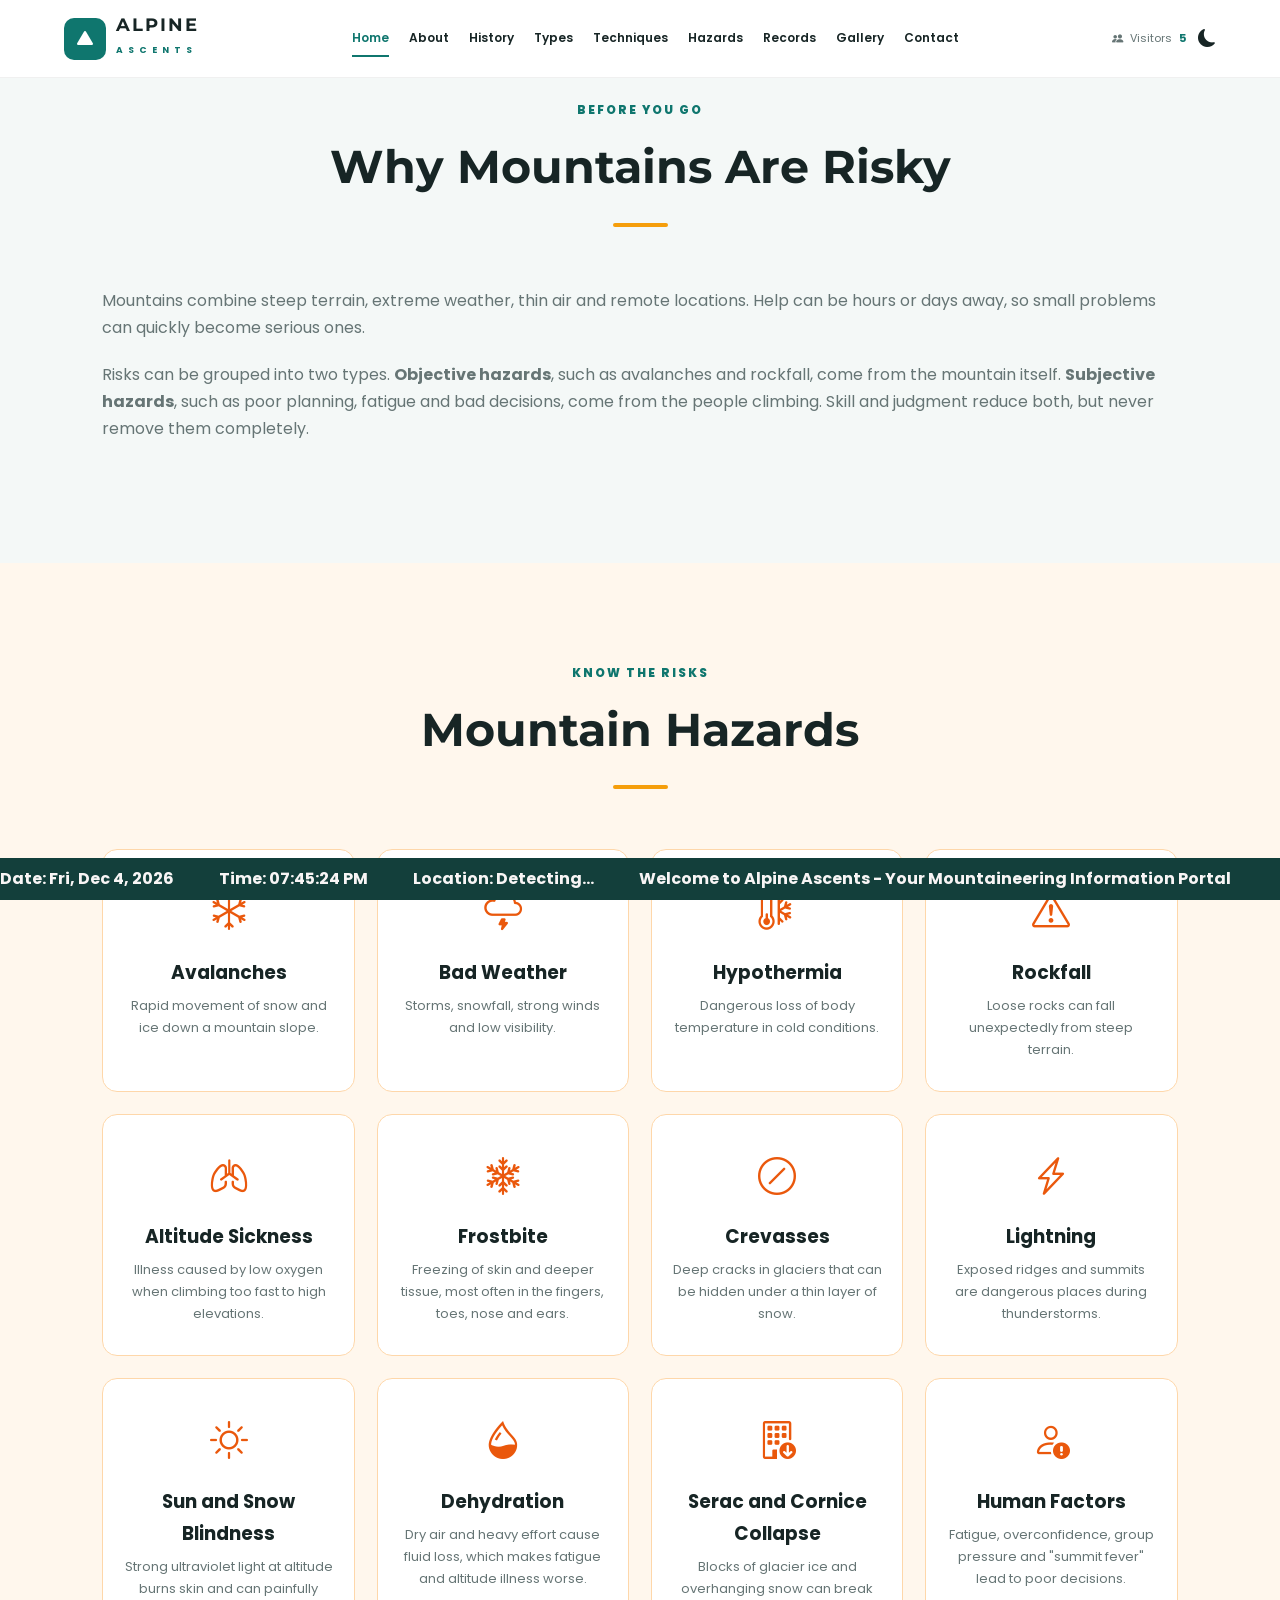
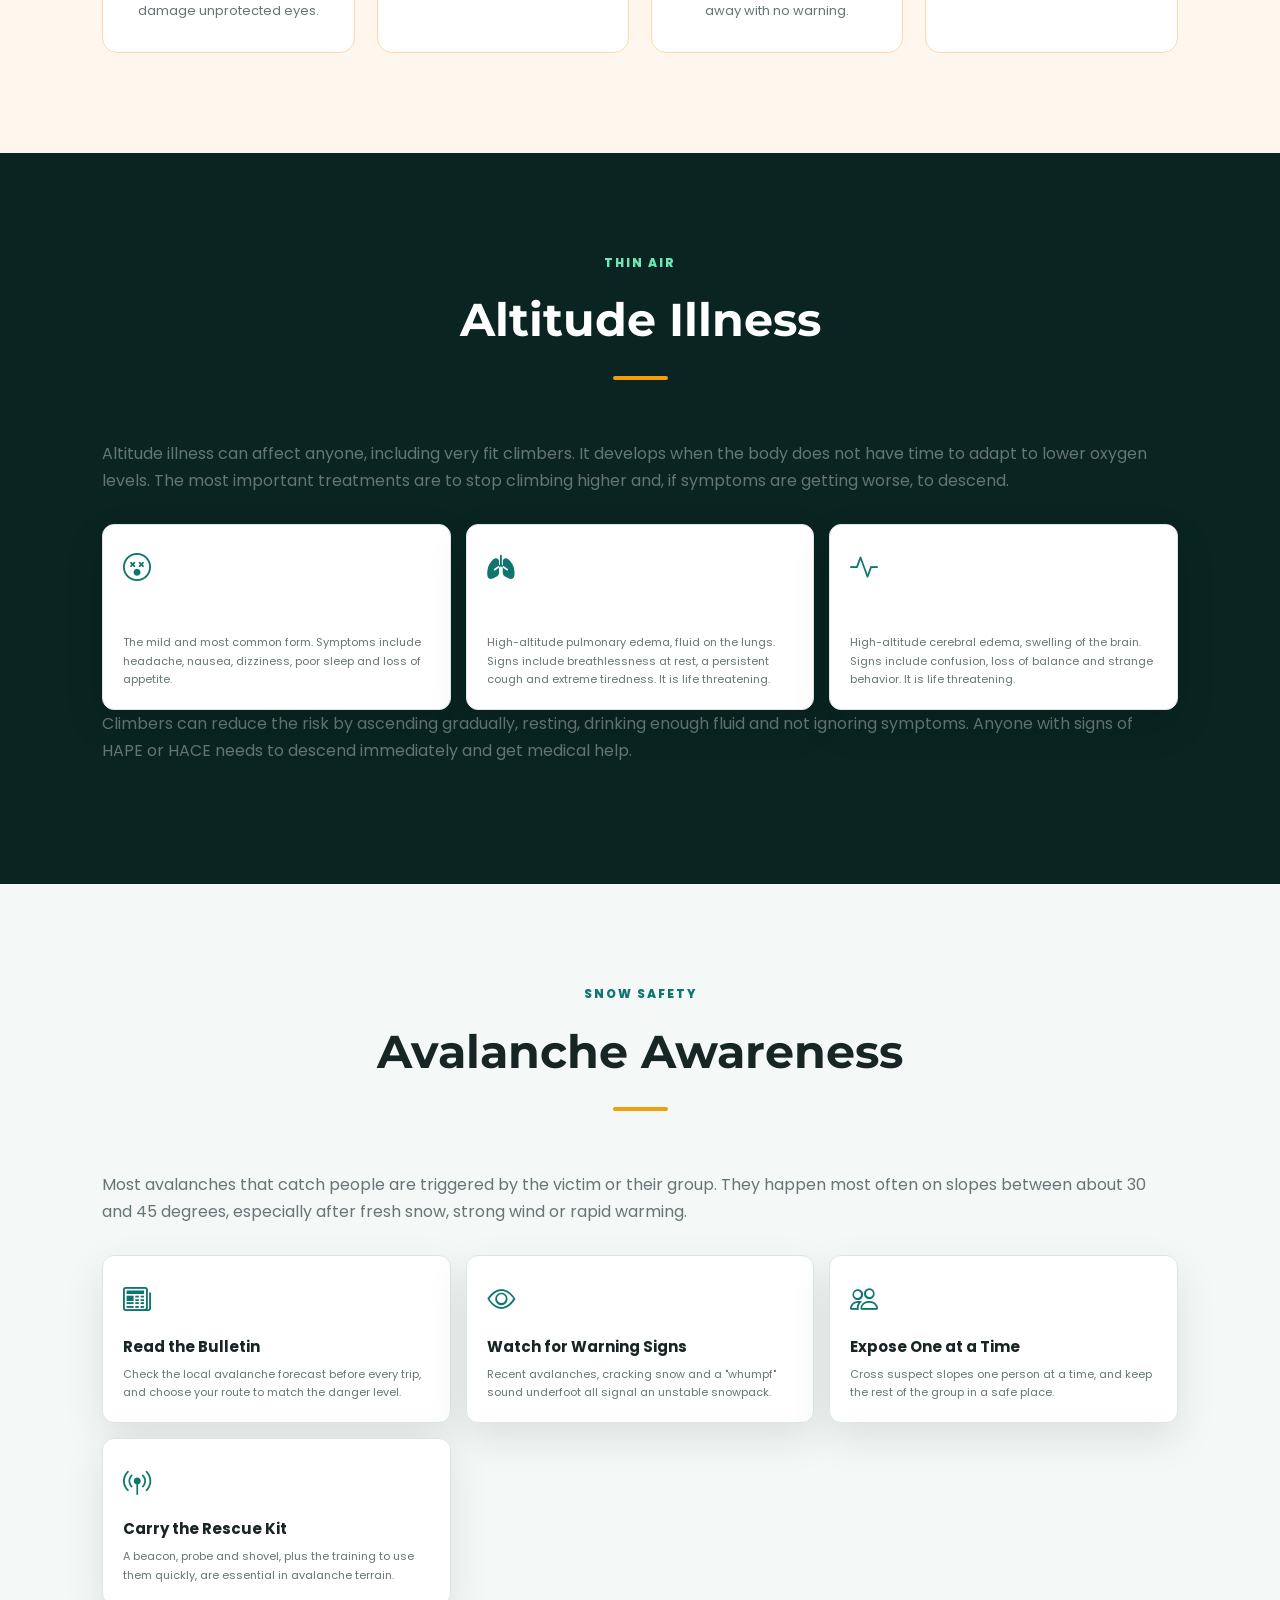
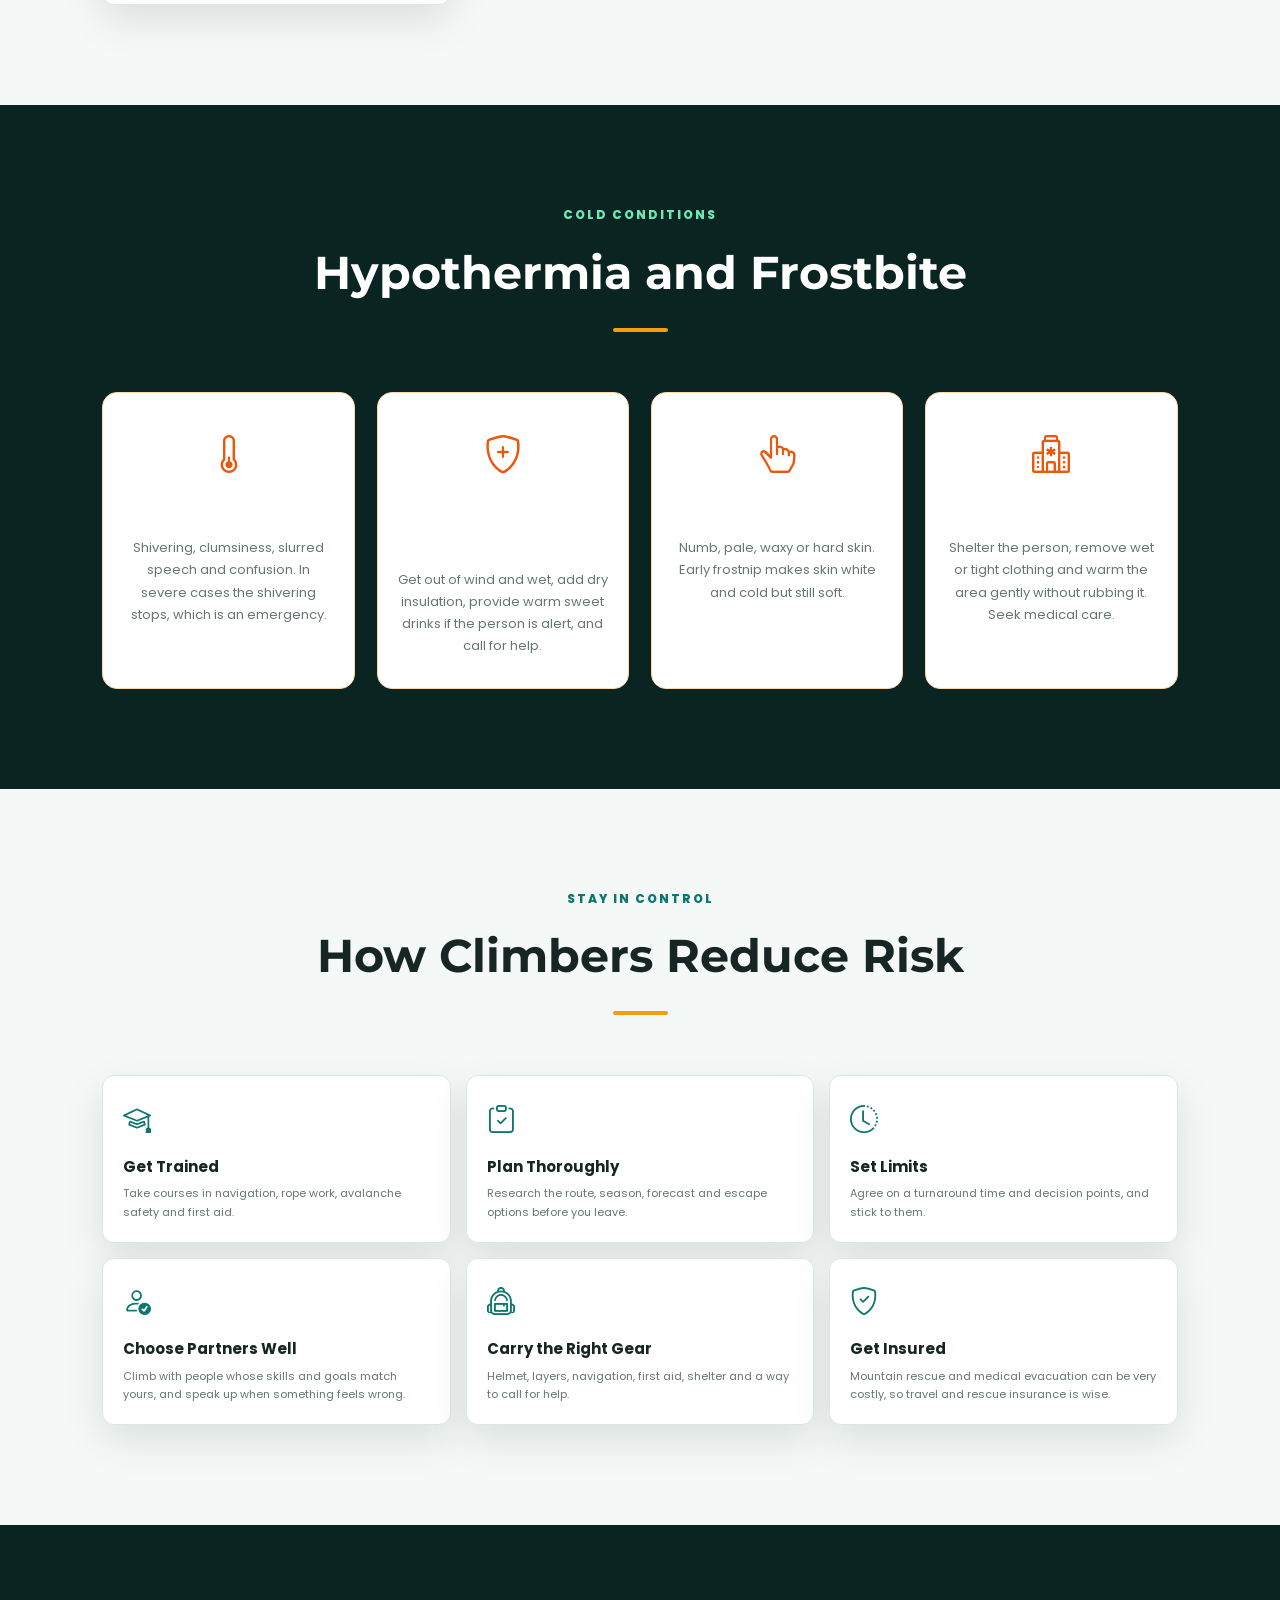
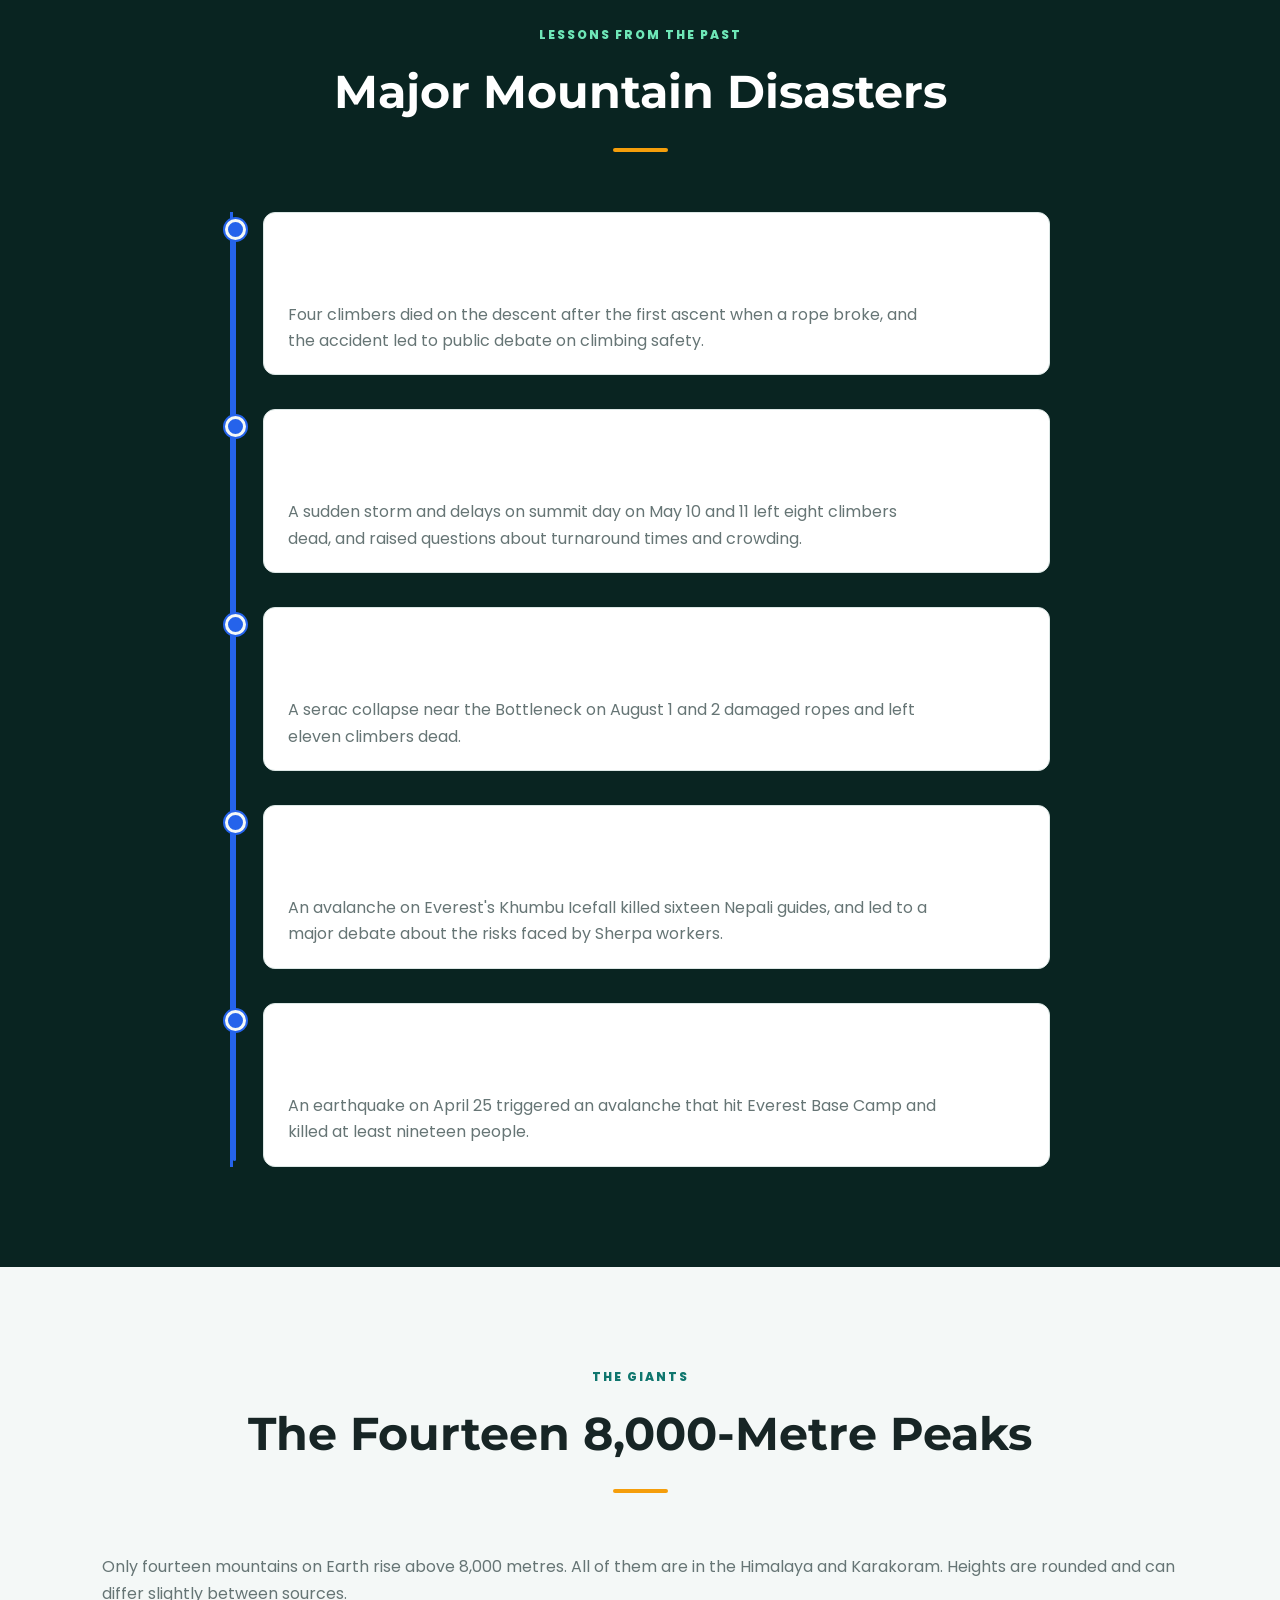
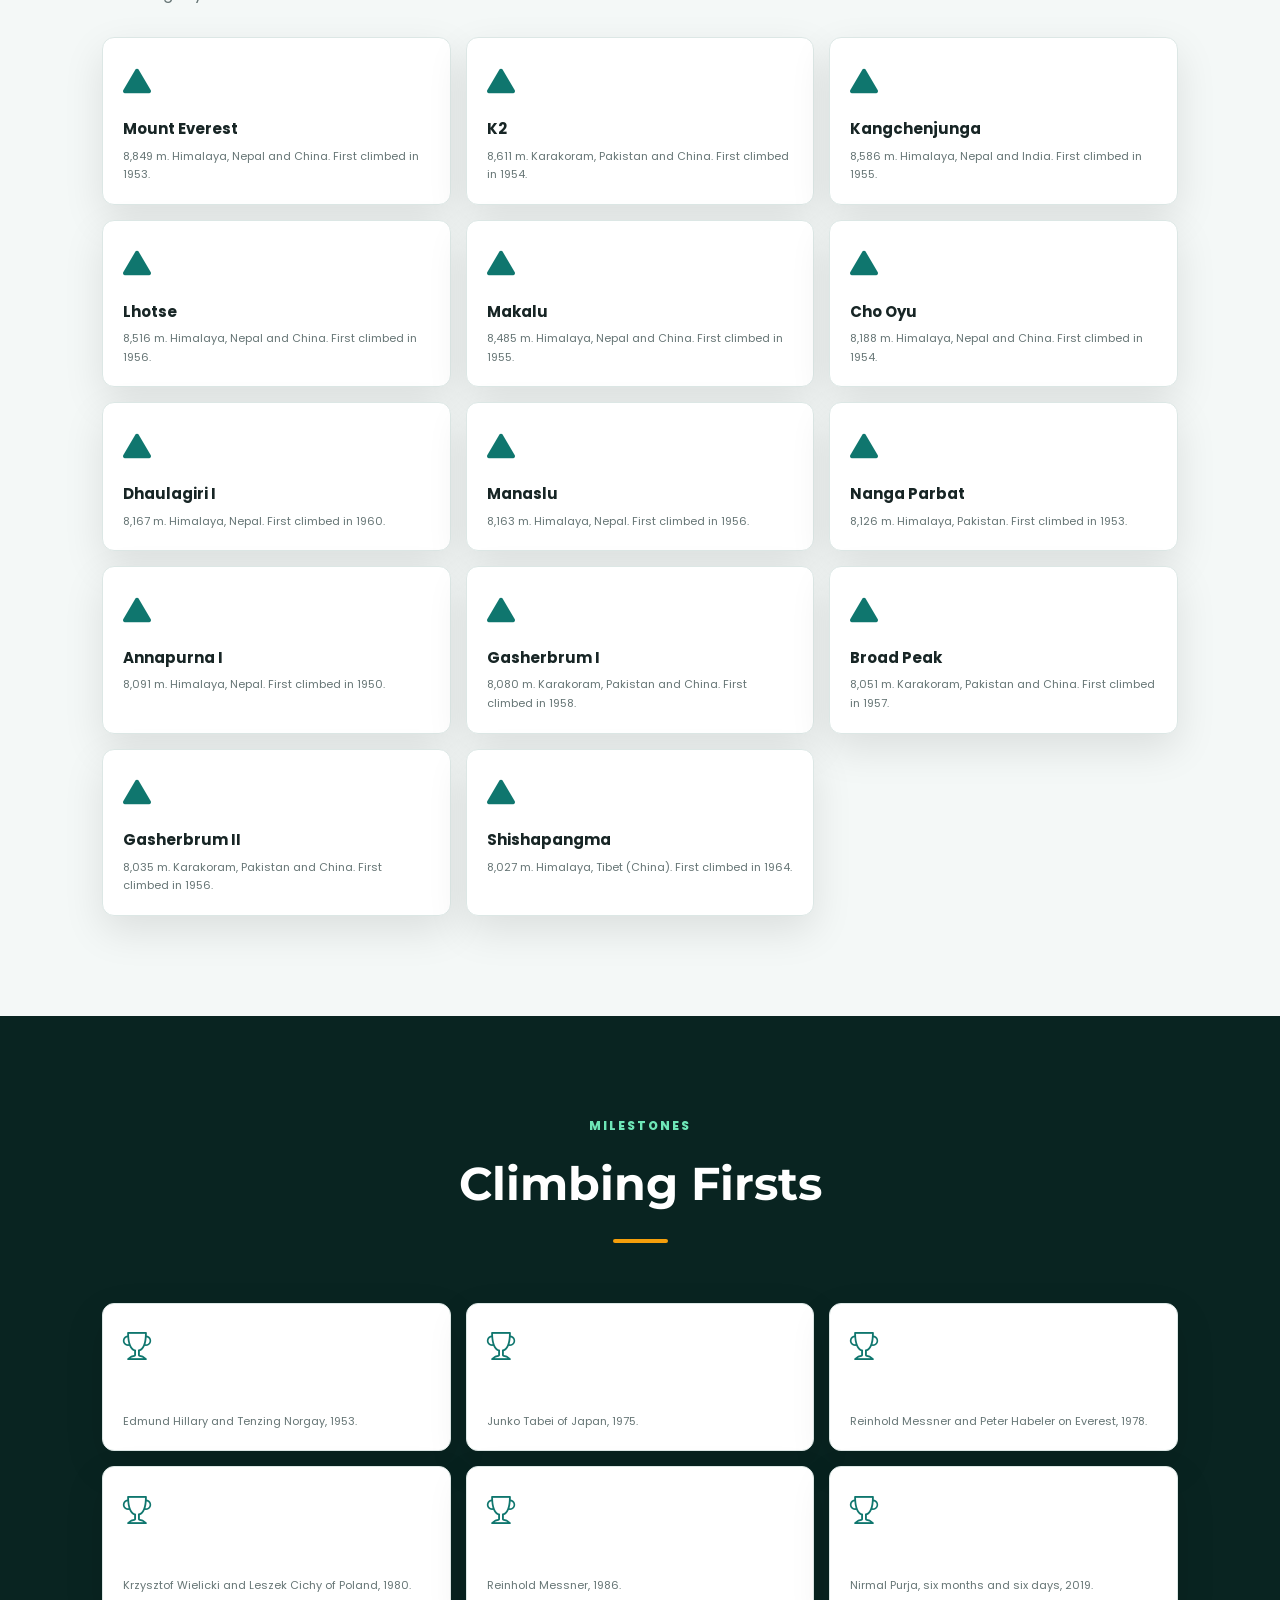
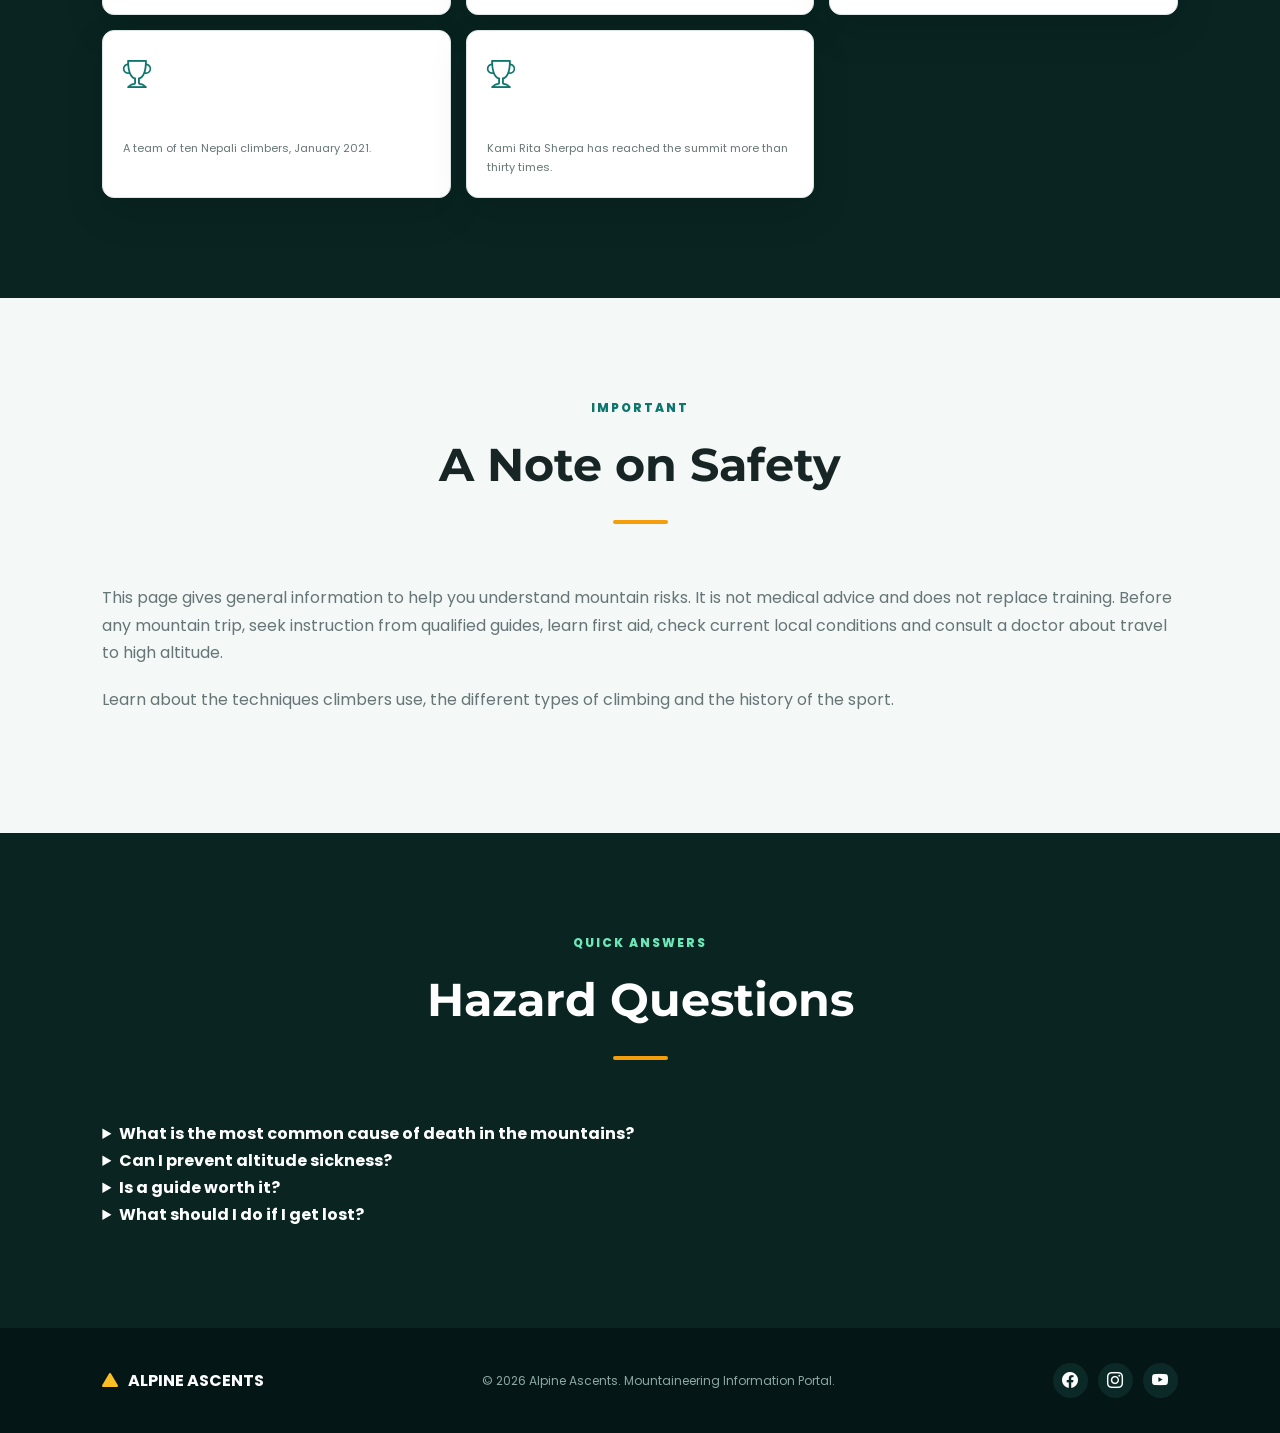
<file: herzaid.html>
<!DOCTYPE html>
<html lang="en">

<head>
    <meta charset="UTF-8">
    <meta name="viewport" content="width=device-width, initial-scale=1.0">
    <title>Document</title>
    <title>Alpine Ascents | Mountaineering Portal</title>

    <link rel="icon" type="image/svg+xml"
        href="data:image/svg+xml,%3Csvg xmlns='http://www.w3.org/2000/svg' viewBox='0 0 64 64'%3E%3Crect width='64' height='64' rx='14' fill='%2316a34a'/%3E%3Cpath d='M32 14 L52 48 H12 Z' fill='white'/%3E%3C/svg%3E">
    <link rel="preconnect" href="https://fonts.googleapis.com">
    <link rel="preconnect" href="https://fonts.gstatic.com" crossorigin>
    <link
        href="https://fonts.googleapis.com/css2?family=Montserrat:wght@400;500;600;700;800&family=Poppins:wght@400;500;600;700&display=swap"
        rel="stylesheet">

    <link rel="stylesheet" href="https://cdn.jsdelivr.net/npm/bootstrap-icons@1.11.3/font/bootstrap-icons.min.css">

    <link rel="stylesheet" href="style.css">
</head>

<body>



    <header class="header">

        <a href="#home" class="logo">
            <div class="logo-icon">
                <i class="bi bi-triangle-fill"></i>
            </div>

            <div>
                <h2>ALPINE</h2>
                <span>ASCENTS</span>
            </div>
        </a>

        <nav id="navbar">
            <a href="index.html" class="nav-link active">Home</a>
            <a href="about.html" class="nav-link">About</a>
            <a href="histroy.html" class="nav-link">History</a>
            <a href="types.html" class="nav-link">Types</a>
            <a href="techinque.html" class="nav-link">Techniques</a>
            <a href="herzaid.html" class="nav-link">Hazards</a>
            <a href="record.html" class="nav-link">Records</a>
            <a href="gallery.html" class="nav-link">Gallery</a>
            <a href="contact.html" class="nav-link">Contact</a>
        </nav>

        <div class="header-right">

            <div class="visitor">
                <i class="bi bi-people-fill"></i>
                <span>Visitors</span>
                <strong id="visitorCount">0</strong>
            </div>

            <button id="themeBtn" class="theme-btn" title="Toggle Theme">
                <i class="bi bi-moon-fill"></i>
            </button>

            <button id="menuBtn" class="menu-btn">
                <i class="bi bi-list"></i>
            </button>

        </div>

    </header>



    <!-- INTRO -->

    <section id="home" class="section">

        <div class="section-heading">
            <p>BEFORE YOU GO</p>
            <h2>Why Mountains Are Risky</h2>
            <span></span>
        </div>

        <div class="about-text">

            <p>
                Mountains combine steep terrain, extreme weather, thin air and
                remote locations. Help can be hours or days away, so small
                problems can quickly become serious ones.
            </p>

            <p>
                Risks can be grouped into two types. <strong>Objective
                    hazards</strong>, such as avalanches and rockfall, come from
                the mountain itself. <strong>Subjective hazards</strong>, such
                as poor planning, fatigue and bad decisions, come from the
                people climbing. Skill and judgment reduce both, but never
                remove them completely.
            </p>

        </div>

    </section>

    <!-- HAZARDS -->

    <section id="hazards" class="section hazard-section">

        <div class="section-heading">
            <p>KNOW THE RISKS</p>
            <h2>Mountain Hazards</h2>
            <span></span>
        </div>

        <div class="hazard-grid">

            <div class="hazard-card">
                <i class="bi bi-snow"></i>
                <h3>Avalanches</h3>
                <p>
                    Rapid movement of snow and ice down a mountain slope.
                </p>
            </div>

            <div class="hazard-card">
                <i class="bi bi-cloud-lightning"></i>
                <h3>Bad Weather</h3>
                <p>
                    Storms, snowfall, strong winds and low visibility.
                </p>
            </div>

            <div class="hazard-card">
                <i class="bi bi-thermometer-snow"></i>
                <h3>Hypothermia</h3>
                <p>
                    Dangerous loss of body temperature in cold conditions.
                </p>
            </div>

            <div class="hazard-card">
                <i class="bi bi-exclamation-triangle"></i>
                <h3>Rockfall</h3>
                <p>
                    Loose rocks can fall unexpectedly from steep terrain.
                </p>
            </div>

            <div class="hazard-card">
                <i class="bi bi-lungs"></i>
                <h3>Altitude Sickness</h3>
                <p>
                    Illness caused by low oxygen when climbing too fast to
                    high elevations.
                </p>
            </div>

            <div class="hazard-card">
                <i class="bi bi-snow2"></i>
                <h3>Frostbite</h3>
                <p>
                    Freezing of skin and deeper tissue, most often in the
                    fingers, toes, nose and ears.
                </p>
            </div>

            <div class="hazard-card">
                <i class="bi bi-slash-circle"></i>
                <h3>Crevasses</h3>
                <p>
                    Deep cracks in glaciers that can be hidden under a thin
                    layer of snow.
                </p>
            </div>

            <div class="hazard-card">
                <i class="bi bi-lightning-charge"></i>
                <h3>Lightning</h3>
                <p>
                    Exposed ridges and summits are dangerous places during
                    thunderstorms.
                </p>
            </div>

            <div class="hazard-card">
                <i class="bi bi-sun"></i>
                <h3>Sun and Snow Blindness</h3>
                <p>
                    Strong ultraviolet light at altitude burns skin and can
                    painfully damage unprotected eyes.
                </p>
            </div>

            <div class="hazard-card">
                <i class="bi bi-droplet-half"></i>
                <h3>Dehydration</h3>
                <p>
                    Dry air and heavy effort cause fluid loss, which makes
                    fatigue and altitude illness worse.
                </p>
            </div>

            <div class="hazard-card">
                <i class="bi bi-building-down"></i>
                <h3>Serac and Cornice Collapse</h3>
                <p>
                    Blocks of glacier ice and overhanging snow can break
                    away with no warning.
                </p>
            </div>

            <div class="hazard-card">
                <i class="bi bi-person-exclamation"></i>
                <h3>Human Factors</h3>
                <p>
                    Fatigue, overconfidence, group pressure and "summit fever"
                    lead to poor decisions.
                </p>
            </div>

        </div>

    </section>

    <!-- ALTITUDE ILLNESS -->

    <section id="altitude" class="section dark-section">

        <div class="section-heading">
            <p>THIN AIR</p>
            <h2>Altitude Illness</h2>
            <span></span>
        </div>

        <div class="about-text">

            <p>
                Altitude illness can affect anyone, including very fit
                climbers. It develops when the body does not have time to
                adapt to lower oxygen levels. The most important treatments
                are to stop climbing higher and, if symptoms are getting
                worse, to descend.
            </p>

            <div class="info-cards">

                <div class="info-card">
                    <i class="bi bi-emoji-dizzy"></i>
                    <h3>Acute Mountain Sickness</h3>
                    <p>The mild and most common form. Symptoms include headache, nausea, dizziness, poor sleep and loss
                        of appetite.</p>
                </div>

                <div class="info-card">
                    <i class="bi bi-lungs-fill"></i>
                    <h3>HAPE</h3>
                    <p>High-altitude pulmonary edema, fluid on the lungs. Signs include breathlessness at rest, a
                        persistent cough and extreme tiredness. It is life threatening.</p>
                </div>

                <div class="info-card">
                    <i class="bi bi-activity"></i>
                    <h3>HACE</h3>
                    <p>High-altitude cerebral edema, swelling of the brain. Signs include confusion, loss of balance and
                        strange behavior. It is life threatening.</p>
                </div>

            </div>

            <p>
                Climbers can reduce the risk by ascending gradually, resting,
                drinking enough fluid and not ignoring symptoms. Anyone with
                signs of HAPE or HACE needs to descend immediately and get
                medical help.
            </p>

        </div>

    </section>

    <!-- AVALANCHE SAFETY -->

    <section id="avalanche" class="section">

        <div class="section-heading">
            <p>SNOW SAFETY</p>
            <h2>Avalanche Awareness</h2>
            <span></span>
        </div>

        <div class="about-text">

            <p>
                Most avalanches that catch people are triggered by the victim
                or their group. They happen most often on slopes between about
                30 and 45 degrees, especially after fresh snow, strong wind or
                rapid warming.
            </p>

            <div class="info-cards">

                <div class="info-card">
                    <i class="bi bi-newspaper"></i>
                    <h3>Read the Bulletin</h3>
                    <p>Check the local avalanche forecast before every trip, and choose your route to match the danger
                        level.</p>
                </div>

                <div class="info-card">
                    <i class="bi bi-eye"></i>
                    <h3>Watch for Warning Signs</h3>
                    <p>Recent avalanches, cracking snow and a "whumpf" sound underfoot all signal an unstable snowpack.
                    </p>
                </div>

                <div class="info-card">
                    <i class="bi bi-people"></i>
                    <h3>Expose One at a Time</h3>
                    <p>Cross suspect slopes one person at a time, and keep the rest of the group in a safe place.</p>
                </div>

                <div class="info-card">
                    <i class="bi bi-broadcast-pin"></i>
                    <h3>Carry the Rescue Kit</h3>
                    <p>A beacon, probe and shovel, plus the training to use them quickly, are essential in avalanche
                        terrain.</p>
                </div>

            </div>

        </div>

    </section>

    <!-- COLD INJURIES -->

    <section id="cold" class="section dark-section">

        <div class="section-heading">
            <p>COLD CONDITIONS</p>
            <h2>Hypothermia and Frostbite</h2>
            <span></span>
        </div>

        <div class="hazard-grid">

            <div class="hazard-card">
                <i class="bi bi-thermometer-low"></i>
                <h3>Hypothermia Signs</h3>
                <p>
                    Shivering, clumsiness, slurred speech and confusion. In
                    severe cases the shivering stops, which is an emergency.
                </p>
            </div>

            <div class="hazard-card">
                <i class="bi bi-shield-plus"></i>
                <h3>Hypothermia Response</h3>
                <p>
                    Get out of wind and wet, add dry insulation, provide warm
                    sweet drinks if the person is alert, and call for help.
                </p>
            </div>

            <div class="hazard-card">
                <i class="bi bi-hand-index-thumb"></i>
                <h3>Frostbite Signs</h3>
                <p>
                    Numb, pale, waxy or hard skin. Early frostnip makes skin
                    white and cold but still soft.
                </p>
            </div>

            <div class="hazard-card">
                <i class="bi bi-hospital"></i>
                <h3>Frostbite Response</h3>
                <p>
                    Shelter the person, remove wet or tight clothing and warm
                    the area gently without rubbing it. Seek medical care.
                </p>
            </div>

        </div>

    </section>

    <!-- REDUCING RISK -->

    <section id="prevent" class="section">

        <div class="section-heading">
            <p>STAY IN CONTROL</p>
            <h2>How Climbers Reduce Risk</h2>
            <span></span>
        </div>

        <div class="info-cards">

            <div class="info-card">
                <i class="bi bi-mortarboard"></i>
                <h3>Get Trained</h3>
                <p>Take courses in navigation, rope work, avalanche safety and first aid.</p>
            </div>

            <div class="info-card">
                <i class="bi bi-clipboard-check"></i>
                <h3>Plan Thoroughly</h3>
                <p>Research the route, season, forecast and escape options before you leave.</p>
            </div>

            <div class="info-card">
                <i class="bi bi-clock-history"></i>
                <h3>Set Limits</h3>
                <p>Agree on a turnaround time and decision points, and stick to them.</p>
            </div>

            <div class="info-card">
                <i class="bi bi-person-check"></i>
                <h3>Choose Partners Well</h3>
                <p>Climb with people whose skills and goals match yours, and speak up when something feels wrong.</p>
            </div>

            <div class="info-card">
                <i class="bi bi-backpack2"></i>
                <h3>Carry the Right Gear</h3>
                <p>Helmet, layers, navigation, first aid, shelter and a way to call for help.</p>
            </div>

            <div class="info-card">
                <i class="bi bi-shield-check"></i>
                <h3>Get Insured</h3>
                <p>Mountain rescue and medical evacuation can be very costly, so travel and rescue insurance is wise.
                </p>
            </div>

        </div>

    </section>

    <!-- DISASTERS -->

    <section id="lessons" class="section dark-section">

        <div class="section-heading">
            <p>LESSONS FROM THE PAST</p>
            <h2>Major Mountain Disasters</h2>
            <span></span>
        </div>

        <div class="timeline">

            <div class="timeline-item">
                <div class="timeline-year">1865</div>

                <div class="timeline-content">
                    <h3>Matterhorn</h3>
                    <p>
                        Four climbers died on the descent after the first
                        ascent when a rope broke, and the accident led to
                        public debate on climbing safety.
                    </p>
                </div>
            </div>

            <div class="timeline-item">
                <div class="timeline-year">1996</div>

                <div class="timeline-content">
                    <h3>Everest Storm</h3>
                    <p>
                        A sudden storm and delays on summit day on May 10 and
                        11 left eight climbers dead, and raised questions about
                        turnaround times and crowding.
                    </p>
                </div>
            </div>

            <div class="timeline-item">
                <div class="timeline-year">2008</div>

                <div class="timeline-content">
                    <h3>K2</h3>
                    <p>
                        A serac collapse near the Bottleneck on August 1 and 2
                        damaged ropes and left eleven climbers dead.
                    </p>
                </div>
            </div>

            <div class="timeline-item">
                <div class="timeline-year">2014</div>

                <div class="timeline-content">
                    <h3>Khumbu Icefall</h3>
                    <p>
                        An avalanche on Everest's Khumbu Icefall killed
                        sixteen Nepali guides, and led to a major debate about
                        the risks faced by Sherpa workers.
                    </p>
                </div>
            </div>

            <div class="timeline-item">
                <div class="timeline-year">2015</div>

                <div class="timeline-content">
                    <h3>Nepal Earthquake</h3>
                    <p>
                        An earthquake on April 25 triggered an avalanche that
                        hit Everest Base Camp and killed at least nineteen
                        people.
                    </p>
                </div>
            </div>

        </div>

    </section>

    <!-- RECORDS -->

    <section id="records" class="section">

        <div class="section-heading">
            <p>THE GIANTS</p>
            <h2>The Fourteen 8,000-Metre Peaks</h2>
            <span></span>
        </div>

        <div class="about-text">

            <p>
                Only fourteen mountains on Earth rise above 8,000 metres. All
                of them are in the Himalaya and Karakoram. Heights are rounded
                and can differ slightly between sources.
            </p>

        </div>

        <div class="info-cards">

            <div class="info-card">
                <i class="bi bi-triangle-fill"></i>
                <h3>Mount Everest</h3>
                <p>8,849 m. Himalaya, Nepal and China. First climbed in 1953.</p>
            </div>

            <div class="info-card">
                <i class="bi bi-triangle-fill"></i>
                <h3>K2</h3>
                <p>8,611 m. Karakoram, Pakistan and China. First climbed in 1954.</p>
            </div>

            <div class="info-card">
                <i class="bi bi-triangle-fill"></i>
                <h3>Kangchenjunga</h3>
                <p>8,586 m. Himalaya, Nepal and India. First climbed in 1955.</p>
            </div>

            <div class="info-card">
                <i class="bi bi-triangle-fill"></i>
                <h3>Lhotse</h3>
                <p>8,516 m. Himalaya, Nepal and China. First climbed in 1956.</p>
            </div>

            <div class="info-card">
                <i class="bi bi-triangle-fill"></i>
                <h3>Makalu</h3>
                <p>8,485 m. Himalaya, Nepal and China. First climbed in 1955.</p>
            </div>

            <div class="info-card">
                <i class="bi bi-triangle-fill"></i>
                <h3>Cho Oyu</h3>
                <p>8,188 m. Himalaya, Nepal and China. First climbed in 1954.</p>
            </div>

            <div class="info-card">
                <i class="bi bi-triangle-fill"></i>
                <h3>Dhaulagiri I</h3>
                <p>8,167 m. Himalaya, Nepal. First climbed in 1960.</p>
            </div>

            <div class="info-card">
                <i class="bi bi-triangle-fill"></i>
                <h3>Manaslu</h3>
                <p>8,163 m. Himalaya, Nepal. First climbed in 1956.</p>
            </div>

            <div class="info-card">
                <i class="bi bi-triangle-fill"></i>
                <h3>Nanga Parbat</h3>
                <p>8,126 m. Himalaya, Pakistan. First climbed in 1953.</p>
            </div>

            <div class="info-card">
                <i class="bi bi-triangle-fill"></i>
                <h3>Annapurna I</h3>
                <p>8,091 m. Himalaya, Nepal. First climbed in 1950.</p>
            </div>

            <div class="info-card">
                <i class="bi bi-triangle-fill"></i>
                <h3>Gasherbrum I</h3>
                <p>8,080 m. Karakoram, Pakistan and China. First climbed in 1958.</p>
            </div>

            <div class="info-card">
                <i class="bi bi-triangle-fill"></i>
                <h3>Broad Peak</h3>
                <p>8,051 m. Karakoram, Pakistan and China. First climbed in 1957.</p>
            </div>

            <div class="info-card">
                <i class="bi bi-triangle-fill"></i>
                <h3>Gasherbrum II</h3>
                <p>8,035 m. Karakoram, Pakistan and China. First climbed in 1956.</p>
            </div>

            <div class="info-card">
                <i class="bi bi-triangle-fill"></i>
                <h3>Shishapangma</h3>
                <p>8,027 m. Himalaya, Tibet (China). First climbed in 1964.</p>
            </div>

        </div>

    </section>

    <!-- CLIMBING FIRSTS -->

    <section id="firsts" class="section dark-section">

        <div class="section-heading">
            <p>MILESTONES</p>
            <h2>Climbing Firsts</h2>
            <span></span>
        </div>

        <div class="info-cards">

            <div class="info-card">
                <i class="bi bi-trophy"></i>
                <h3>First on Everest</h3>
                <p>Edmund Hillary and Tenzing Norgay, 1953.</p>
            </div>

            <div class="info-card">
                <i class="bi bi-trophy"></i>
                <h3>First Woman on Everest</h3>
                <p>Junko Tabei of Japan, 1975.</p>
            </div>

            <div class="info-card">
                <i class="bi bi-trophy"></i>
                <h3>First Without Oxygen</h3>
                <p>Reinhold Messner and Peter Habeler on Everest, 1978.</p>
            </div>

            <div class="info-card">
                <i class="bi bi-trophy"></i>
                <h3>First Winter Ascent of Everest</h3>
                <p>Krzysztof Wielicki and Leszek Cichy of Poland, 1980.</p>
            </div>

            <div class="info-card">
                <i class="bi bi-trophy"></i>
                <h3>First to Climb All Fourteen</h3>
                <p>Reinhold Messner, 1986.</p>
            </div>

            <div class="info-card">
                <i class="bi bi-trophy"></i>
                <h3>Fastest All Fourteen</h3>
                <p>Nirmal Purja, six months and six days, 2019.</p>
            </div>

            <div class="info-card">
                <i class="bi bi-trophy"></i>
                <h3>First Winter Ascent of K2</h3>
                <p>A team of ten Nepali climbers, January 2021.</p>
            </div>

            <div class="info-card">
                <i class="bi bi-trophy"></i>
                <h3>Most Everest Summits</h3>
                <p>Kami Rita Sherpa has reached the summit more than thirty times.</p>
            </div>

        </div>

    </section>

    <!-- DISCLAIMER -->

    <section id="disclaimer" class="section">

        <div class="section-heading">
            <p>IMPORTANT</p>
            <h2>A Note on Safety</h2>
            <span></span>
        </div>

        <div class="about-text">

            <p>
                This page gives general information to help you understand
                mountain risks. It is not medical advice and does not replace
                training. Before any mountain trip, seek instruction from
                qualified guides, learn first aid, check current local
                conditions and consult a doctor about travel to high altitude.
            </p>

            <p>
                Learn about the <a href="techinque.html">techniques climbers
                    use</a>, the <a href="types.html">different types of
                    climbing</a> and the <a href="histroy.html">history of the
                    sport</a>.
            </p>

        </div>

    </section>

    <!-- FAQ -->

    <section id="faq" class="section dark-section">

        <div class="section-heading">
            <p>QUICK ANSWERS</p>
            <h2>Hazard Questions</h2>
            <span></span>
        </div>

        <div class="about-text">

            <details>
                <summary><strong>What is the most common cause of death in the mountains?</strong></summary>
                <p>Falls and avalanches are leading causes, and altitude illness and exhaustion add to the risk on very
                    high peaks.</p>
            </details>

            <details>
                <summary><strong>Can I prevent altitude sickness?</strong></summary>
                <p>You cannot guarantee it, but gradual ascent, rest days and staying hydrated greatly reduce the
                    chance. Never ignore worsening symptoms.</p>
            </details>

            <details>
                <summary><strong>Is a guide worth it?</strong></summary>
                <p>For beginners, yes. Guides know the terrain, check conditions, make safety decisions and can manage
                    an emergency.</p>
            </details>

            <details>
                <summary><strong>What should I do if I get lost?</strong></summary>
                <p>Stop, stay calm, check your map or GPS, and avoid wandering further. If you cannot find your way,
                    stay put, keep warm and signal for help.</p>
            </details>

        </div>

    </section>

    <!-- FOOTER -->

    <footer>

        <div class="footer-logo">
            <i class="bi bi-triangle-fill"></i>
            <strong>ALPINE ASCENTS</strong>
        </div>

        <p>
            © 2026 Alpine Ascents. Mountaineering Information Portal.
        </p>

        <div class="social-icons">

            <a href="#" aria-label="Facebook">
                <i class="bi bi-facebook"></i>
            </a>

            <a href="#" aria-label="Instagram">
                <i class="bi bi-instagram"></i>
            </a>

            <a href="#" aria-label="YouTube">
                <i class="bi bi-youtube"></i>
            </a>

        </div>

    </footer>


    <div class="ticker">

        <div class="ticker-content">

            <span>
                <i class="fa-regular fa-calendar"></i>
                Date:
                <b id="currentDate"></b>
            </span>

            <span>
                <i class="fa-regular fa-clock"></i>
                Time:
                <b id="currentTime"></b>
            </span>

            <span>
                <i class="fa-solid fa-location-dot"></i>
                Location:
                <b id="tickerLocation">Detecting...</b>
            </span>

            <span>
                Welcome to Alpine Ascents - Your Mountaineering
                Information Portal
            </span>

        </div>

    </div>


</body>
<script src="script.js"></script>

</html>
</file>
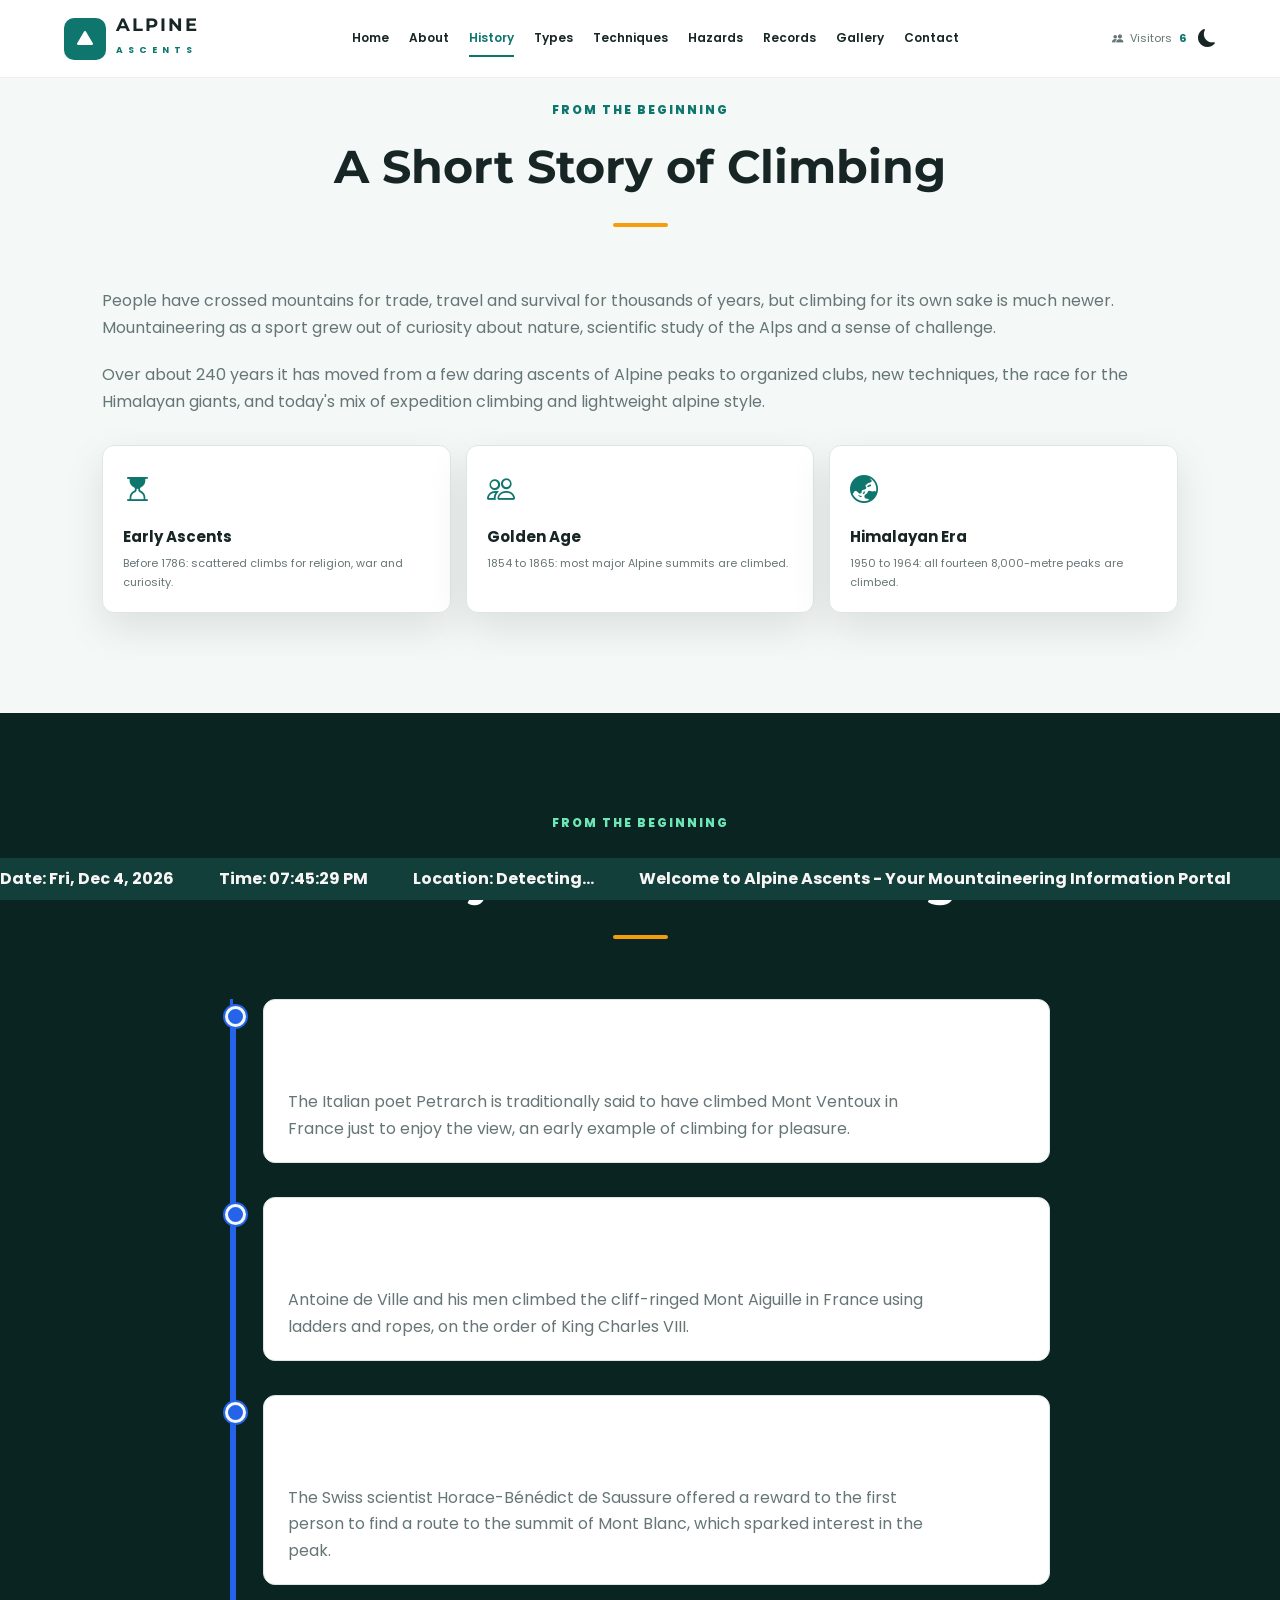
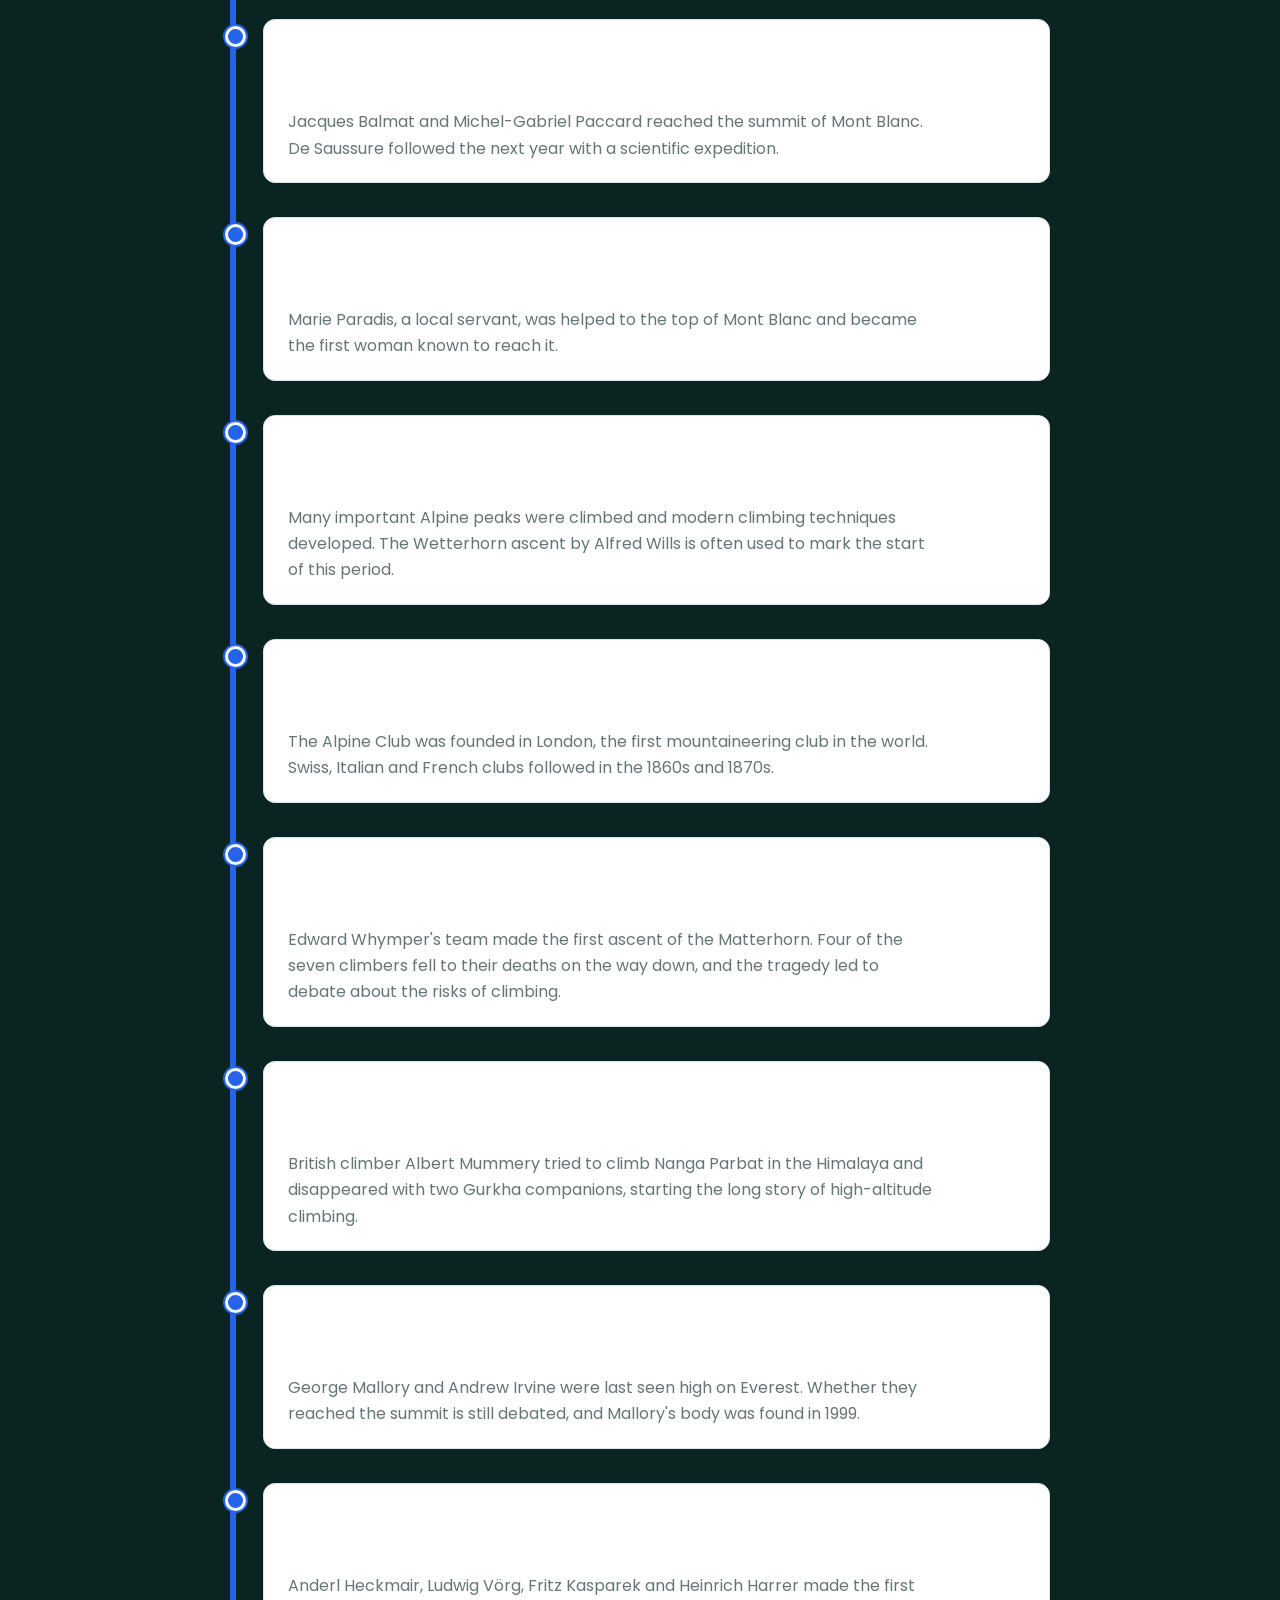
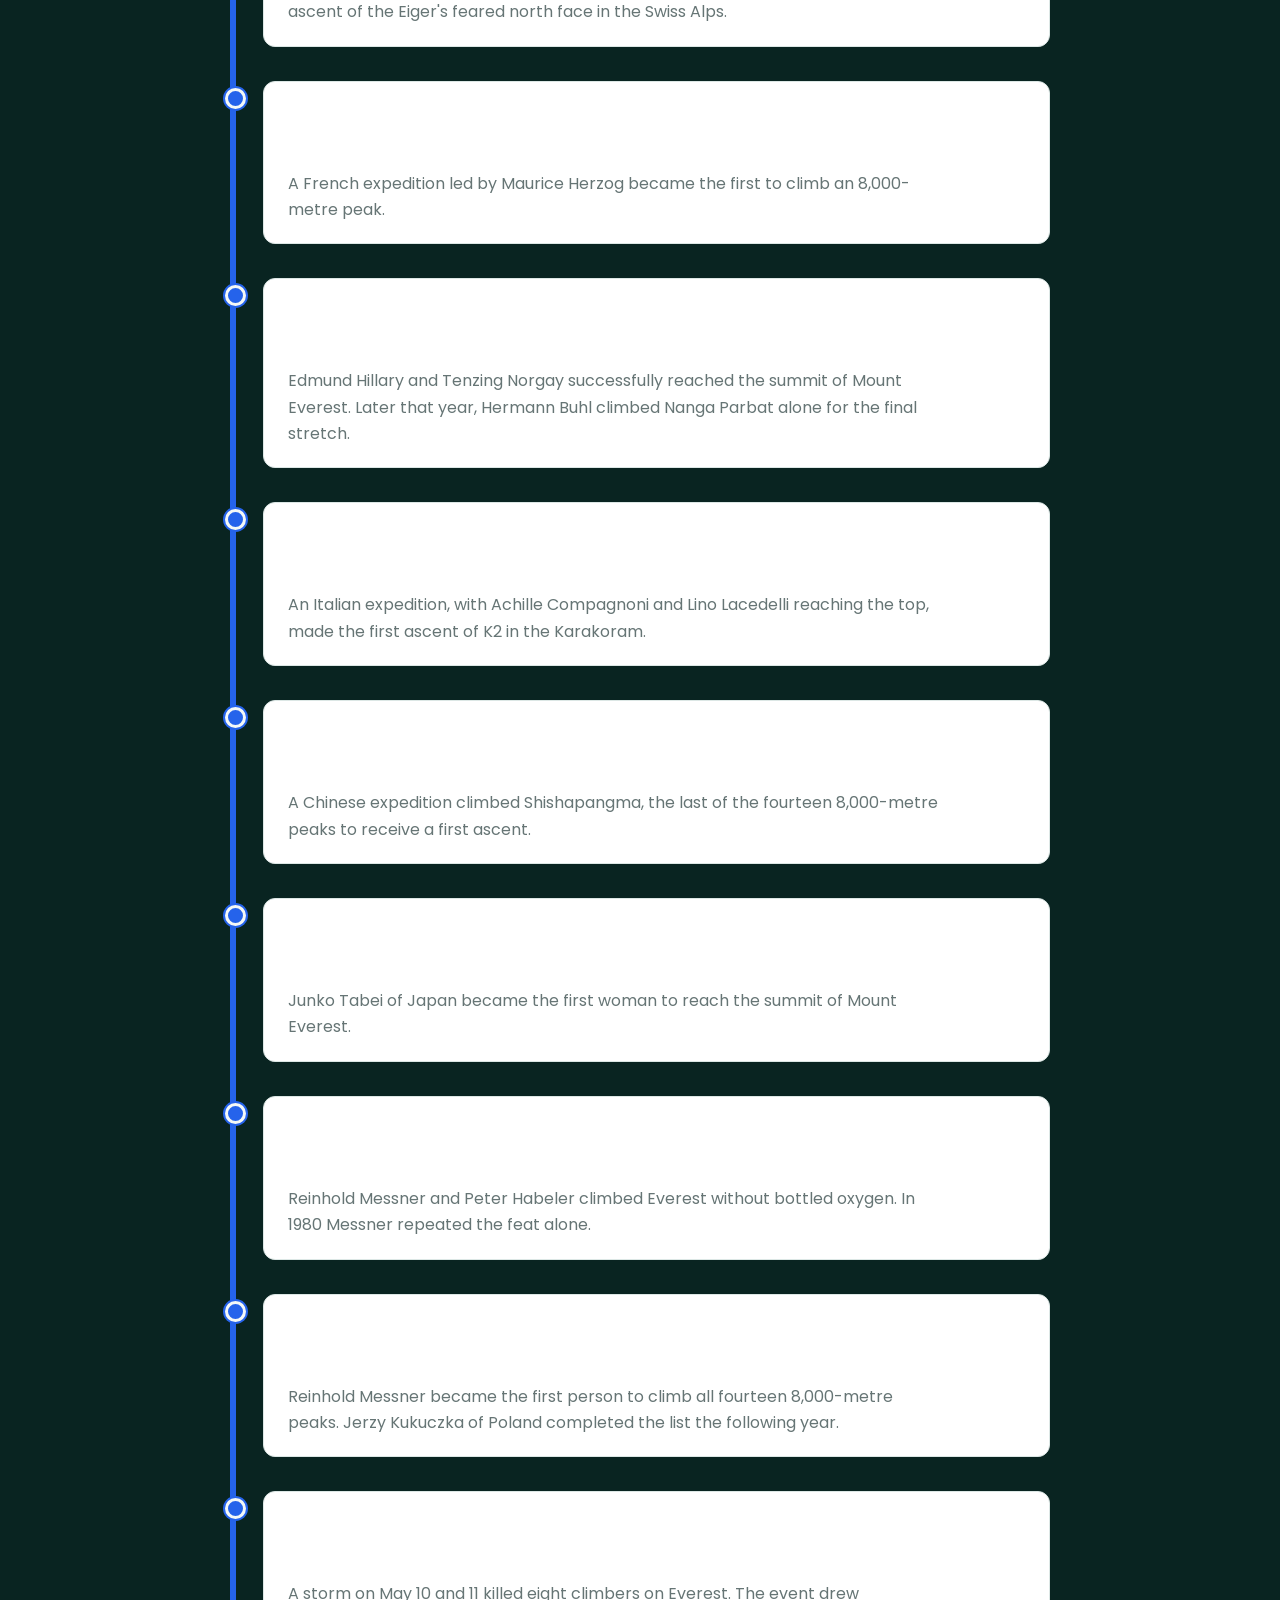
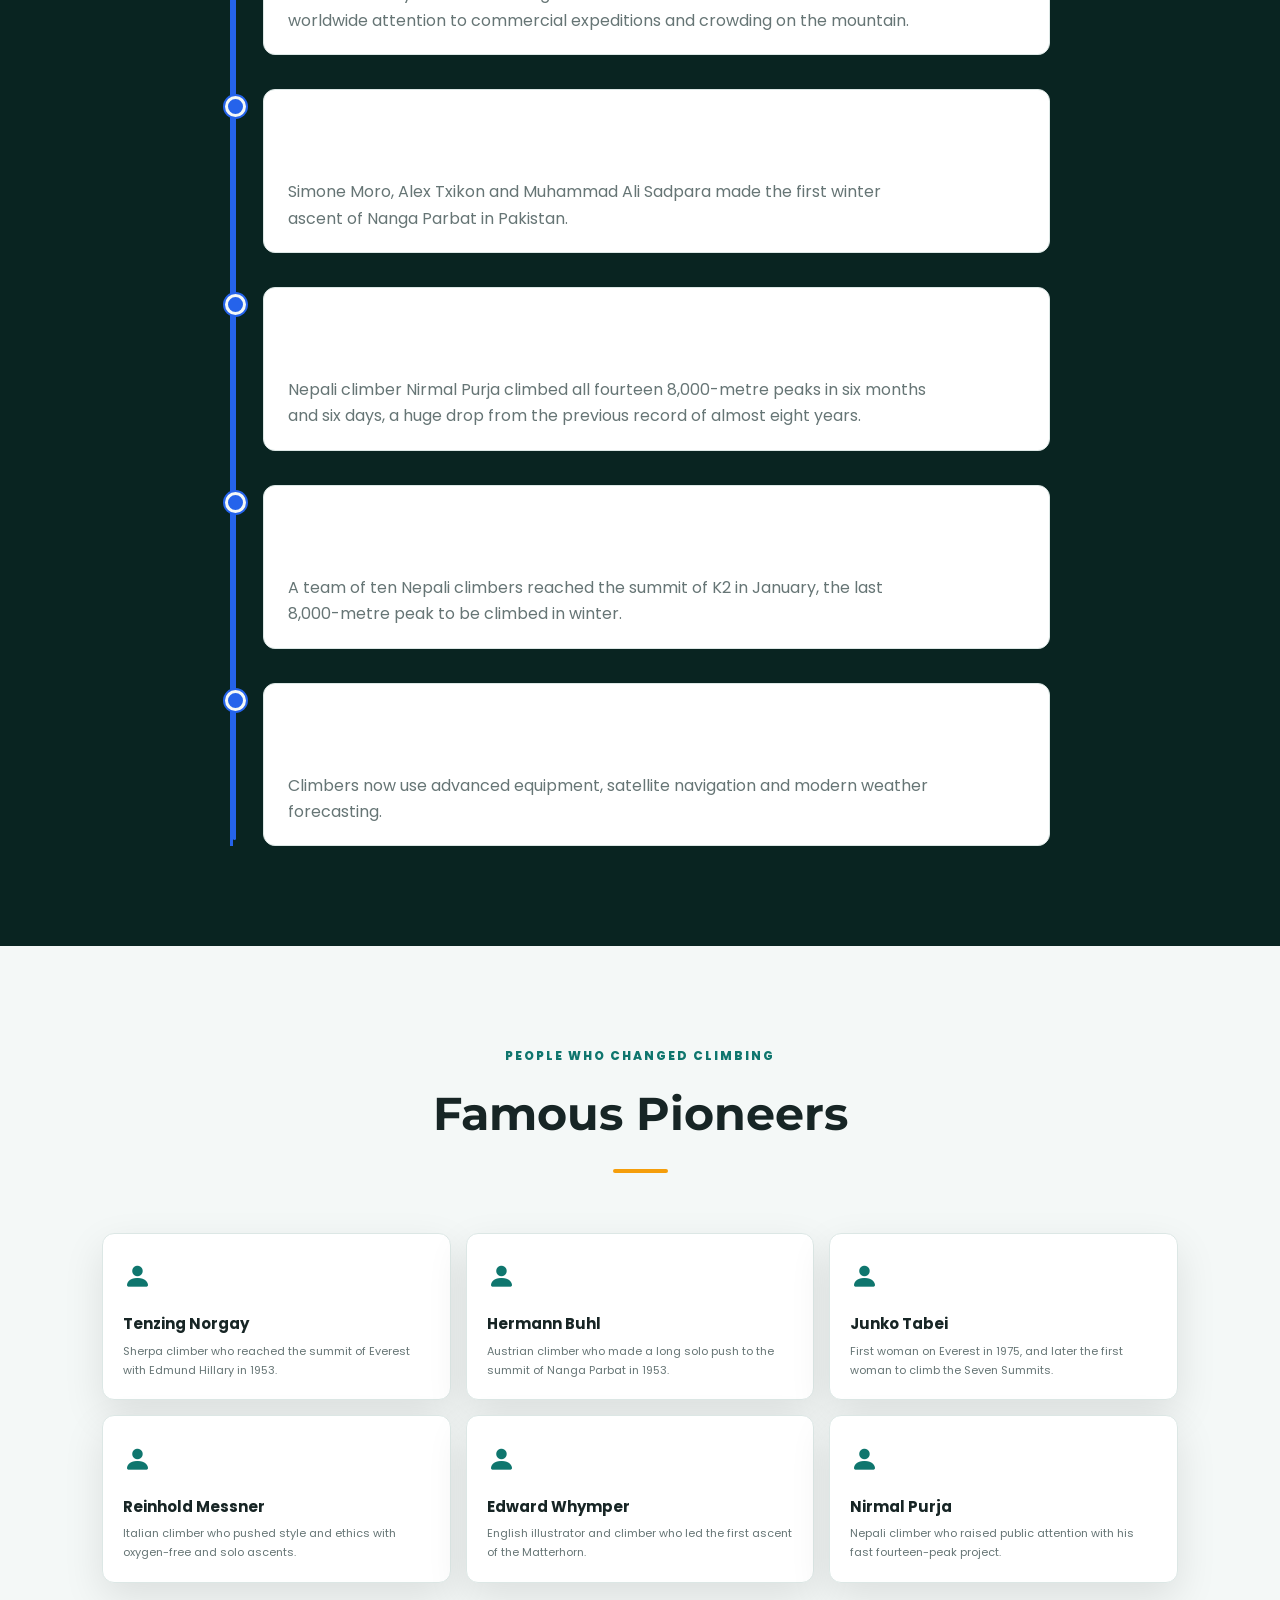
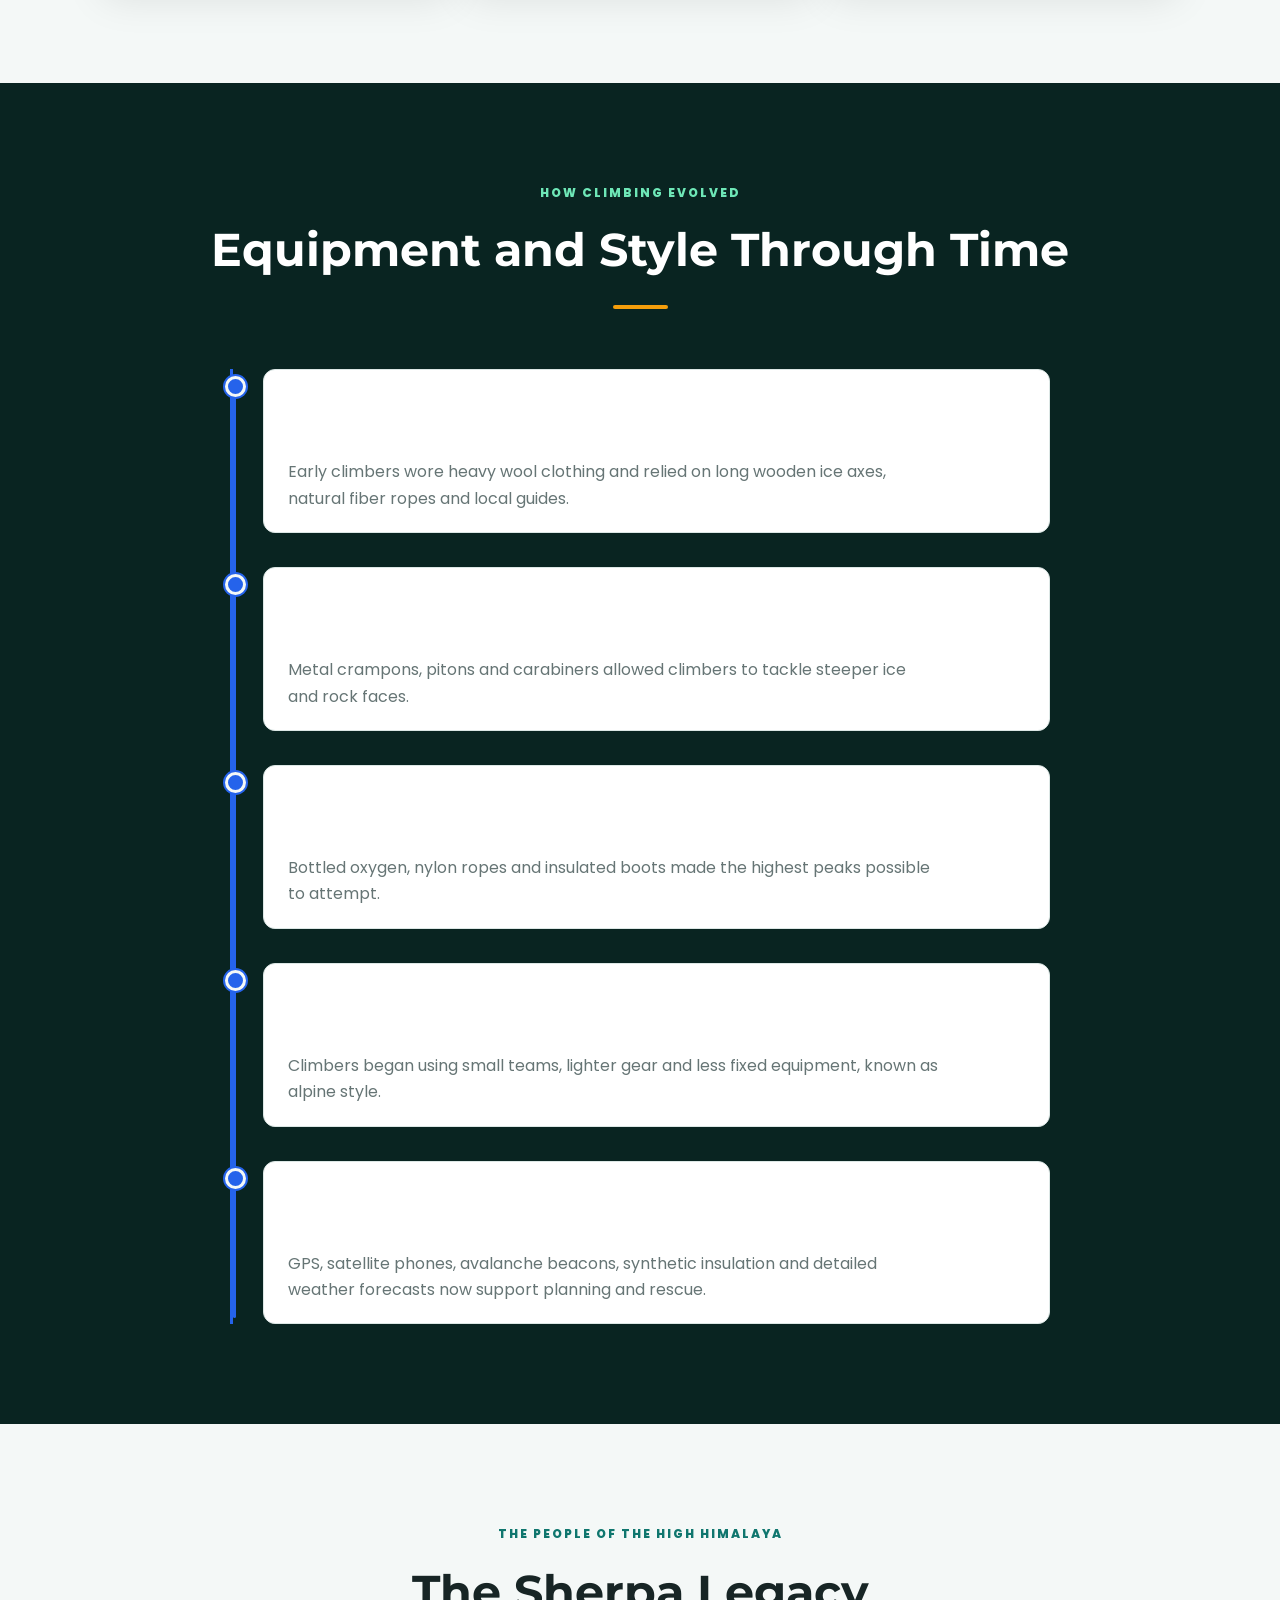
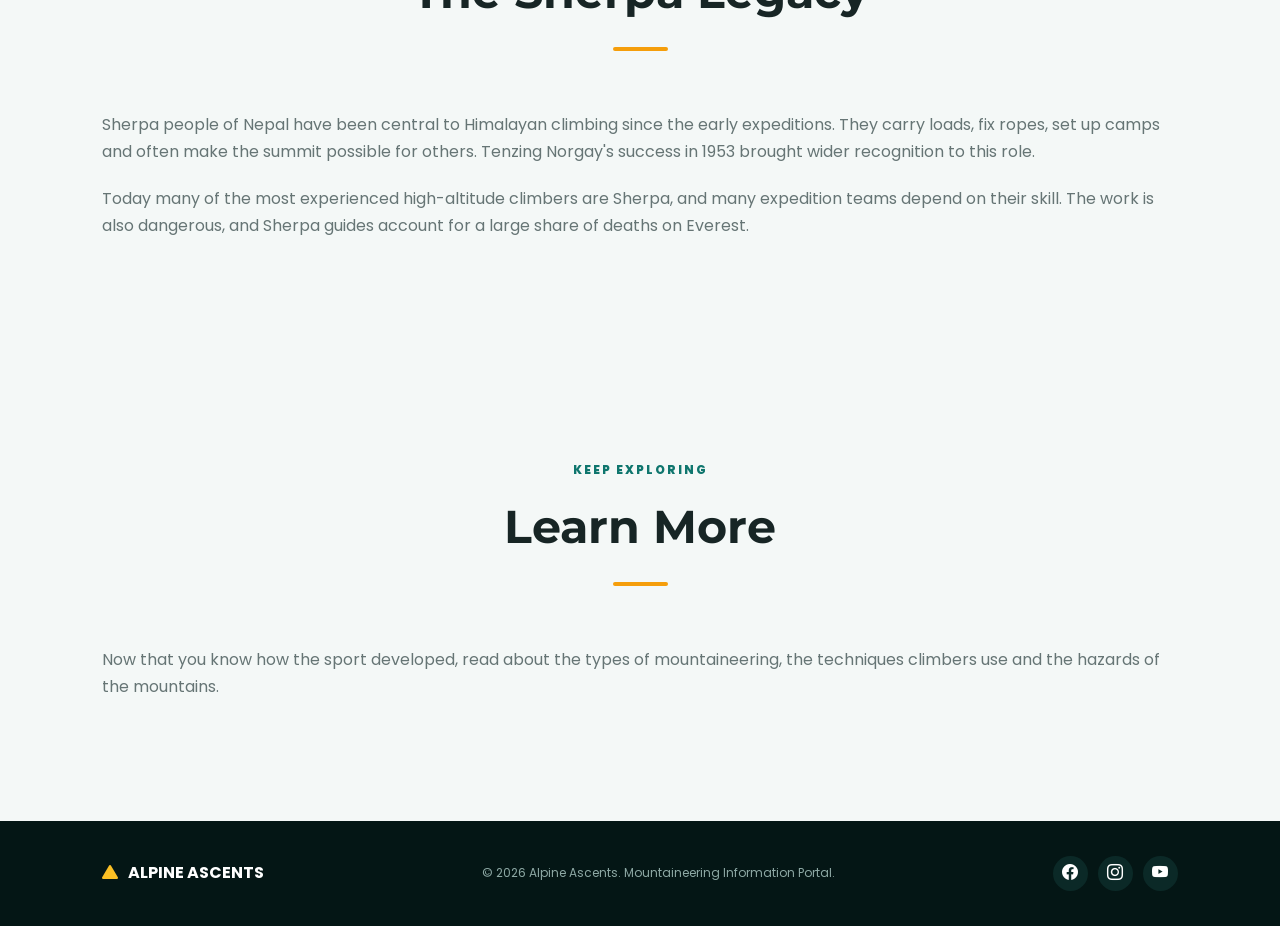
<file: histroy.html>
<!doctype html>
<html lang="en">

<head>
  <meta charset="UTF-8" />
  <meta name="viewport" content="width=device-width, initial-scale=1.0" />
  <title>History of Mountaineering | Alpine Ascents</title>
  <title>Alpine Ascents | Mountaineering Portal</title>

  <link rel="icon" type="image/svg+xml"
    href="data:image/svg+xml,%3Csvg xmlns='http://www.w3.org/2000/svg' viewBox='0 0 64 64'%3E%3Crect width='64' height='64' rx='14' fill='%2316a34a'/%3E%3Cpath d='M32 14 L52 48 H12 Z' fill='white'/%3E%3C/svg%3E">
  <link rel="preconnect" href="https://fonts.googleapis.com">
  <link rel="preconnect" href="https://fonts.gstatic.com" crossorigin />
  <link
    href="https://fonts.googleapis.com/css2?family=Montserrat:wght@400;500;600;700;800&family=Poppins:wght@400;500;600;700&display=swap"
    rel="stylesheet" />

  <link rel="stylesheet" href="https://cdn.jsdelivr.net/npm/bootstrap-icons@1.11.3/font/bootstrap-icons.min.css" />

  <link rel="stylesheet" href="style.css" />
</head>

<body>
  <header class="header">
    <a href="#home" class="logo">
      <div class="logo-icon">
        <i class="bi bi-triangle-fill"></i>
      </div>

      <div>
        <h2>ALPINE</h2>
        <span>ASCENTS</span>
      </div>
    </a>

    <nav id="navbar">
      <a href="index.html" class="nav-link">Home</a>
      <a href="about.html" class="nav-link">About</a>
      <a href="histroy.html" class="nav-link active">History</a>
      <a href="types.html" class="nav-link">Types</a>
      <a href="techinque.html" class="nav-link">Techniques</a>
      <a href="herzaid.html" class="nav-link">Hazards</a>
      <a href="record.html" class="nav-link">Records</a>
      <a href="gallery.html" class="nav-link">Gallery</a>
      <a href="contact.html" class="nav-link">Contact</a>
    </nav>

    <div class="header-right">
      <div class="visitor">
        <i class="bi bi-people-fill"></i>
        <span>Visitors</span>
        <strong id="visitorCount">0</strong>
      </div>

      <button id="themeBtn" class="theme-btn" title="Toggle Theme">
        <i class="bi bi-moon-fill"></i>
      </button>

      <button id="menuBtn" class="menu-btn">
        <i class="bi bi-list"></i>
      </button>
    </div>
  </header>

  <!-- HISTORY OVERVIEW -->

  <section id="home" class="section">
    <div class="section-heading">
      <p>FROM THE BEGINNING</p>
      <h2>A Short Story of Climbing</h2>
      <span></span>
    </div>

    <div class="about-text">
      <p>
        People have crossed mountains for trade, travel and survival for
        thousands of years, but climbing for its own sake is much newer.
        Mountaineering as a sport grew out of curiosity about nature,
        scientific study of the Alps and a sense of challenge.
      </p>

      <p>
        Over about 240 years it has moved from a few daring ascents of
        Alpine peaks to organized clubs, new techniques, the race for the
        Himalayan giants, and today's mix of expedition climbing and
        lightweight alpine style.
      </p>

      <div class="info-cards">
        <div class="info-card">
          <i class="bi bi-hourglass-top"></i>
          <h3>Early Ascents</h3>
          <p>
            Before 1786: scattered climbs for religion, war and curiosity.
          </p>
        </div>

        <div class="info-card">
          <i class="bi bi-people"></i>
          <h3>Golden Age</h3>
          <p>1854 to 1865: most major Alpine summits are climbed.</p>
        </div>

        <div class="info-card">
          <i class="bi bi-globe-asia-australia"></i>
          <h3>Himalayan Era</h3>
          <p>1950 to 1964: all fourteen 8,000-metre peaks are climbed.</p>
        </div>
      </div>
    </div>
  </section>

  <!-- TIMELINE -->

  <section id="history" class="section dark-section">
    <div class="section-heading">
      <p>FROM THE BEGINNING</p>
      <h2>History of Mountaineering</h2>
      <span></span>
    </div>

    <div class="timeline">
      <div class="timeline-item">
        <div class="timeline-year">1336</div>

        <div class="timeline-content">
          <h3>Petrarch on Mont Ventoux</h3>
          <p>
            The Italian poet Petrarch is traditionally said to have
            climbed Mont Ventoux in France just to enjoy the view, an
            early example of climbing for pleasure.
          </p>
        </div>
      </div>

      <div class="timeline-item">
        <div class="timeline-year">1492</div>

        <div class="timeline-content">
          <h3>Mont Aiguille</h3>
          <p>
            Antoine de Ville and his men climbed the cliff-ringed Mont
            Aiguille in France using ladders and ropes, on the order of
            King Charles VIII.
          </p>
        </div>
      </div>

      <div class="timeline-item">
        <div class="timeline-year">1760</div>

        <div class="timeline-content">
          <h3>A Prize for Mont Blanc</h3>
          <p>
            The Swiss scientist Horace-Bénédict de Saussure offered a
            reward to the first person to find a route to the summit of
            Mont Blanc, which sparked interest in the peak.
          </p>
        </div>
      </div>

      <div class="timeline-item">
        <div class="timeline-year">1786</div>

        <div class="timeline-content">
          <h3>First Major Alpine Ascent</h3>
          <p>
            Jacques Balmat and Michel-Gabriel Paccard reached the summit
            of Mont Blanc. De Saussure followed the next year with a
            scientific expedition.
          </p>
        </div>
      </div>

      <div class="timeline-item">
        <div class="timeline-year">1808</div>

        <div class="timeline-content">
          <h3>First Woman on Mont Blanc</h3>
          <p>
            Marie Paradis, a local servant, was helped to the top of Mont
            Blanc and became the first woman known to reach it.
          </p>
        </div>
      </div>

      <div class="timeline-item">
        <div class="timeline-year">1854</div>

        <div class="timeline-content">
          <h3>Golden Age of Alpinism</h3>
          <p>
            Many important Alpine peaks were climbed and modern climbing
            techniques developed. The Wetterhorn ascent by Alfred Wills is
            often used to mark the start of this period.
          </p>
        </div>
      </div>

      <div class="timeline-item">
        <div class="timeline-year">1857</div>

        <div class="timeline-content">
          <h3>The Alpine Club</h3>
          <p>
            The Alpine Club was founded in London, the first
            mountaineering club in the world. Swiss, Italian and French
            clubs followed in the 1860s and 1870s.
          </p>
        </div>
      </div>

      <div class="timeline-item">
        <div class="timeline-year">1865</div>

        <div class="timeline-content">
          <h3>The Matterhorn</h3>
          <p>
            Edward Whymper's team made the first ascent of the Matterhorn.
            Four of the seven climbers fell to their deaths on the way
            down, and the tragedy led to debate about the risks of
            climbing.
          </p>
        </div>
      </div>

      <div class="timeline-item">
        <div class="timeline-year">1895</div>

        <div class="timeline-content">
          <h3>First Attempt on an 8,000-Metre Peak</h3>
          <p>
            British climber Albert Mummery tried to climb Nanga Parbat in
            the Himalaya and disappeared with two Gurkha companions,
            starting the long story of high-altitude climbing.
          </p>
        </div>
      </div>

      <div class="timeline-item">
        <div class="timeline-year">1924</div>

        <div class="timeline-content">
          <h3>Mallory and Irvine</h3>
          <p>
            George Mallory and Andrew Irvine were last seen high on
            Everest. Whether they reached the summit is still debated, and
            Mallory's body was found in 1999.
          </p>
        </div>
      </div>

      <div class="timeline-item">
        <div class="timeline-year">1938</div>

        <div class="timeline-content">
          <h3>Eiger North Face</h3>
          <p>
            Anderl Heckmair, Ludwig Vörg, Fritz Kasparek and Heinrich
            Harrer made the first ascent of the Eiger's feared north face
            in the Swiss Alps.
          </p>
        </div>
      </div>

      <div class="timeline-item">
        <div class="timeline-year">1950</div>

        <div class="timeline-content">
          <h3>Annapurna I</h3>
          <p>
            A French expedition led by Maurice Herzog became the first to
            climb an 8,000-metre peak.
          </p>
        </div>
      </div>

      <div class="timeline-item">
        <div class="timeline-year">1953</div>

        <div class="timeline-content">
          <h3>Mount Everest</h3>
          <p>
            Edmund Hillary and Tenzing Norgay successfully reached the
            summit of Mount Everest. Later that year, Hermann Buhl climbed
            Nanga Parbat alone for the final stretch.
          </p>
        </div>
      </div>

      <div class="timeline-item">
        <div class="timeline-year">1954</div>

        <div class="timeline-content">
          <h3>K2</h3>
          <p>
            An Italian expedition, with Achille Compagnoni and Lino
            Lacedelli reaching the top, made the first ascent of K2 in the
            Karakoram.
          </p>
        </div>
      </div>

      <div class="timeline-item">
        <div class="timeline-year">1964</div>

        <div class="timeline-content">
          <h3>All Fourteen Climbed</h3>
          <p>
            A Chinese expedition climbed Shishapangma, the last of the
            fourteen 8,000-metre peaks to receive a first ascent.
          </p>
        </div>
      </div>

      <div class="timeline-item">
        <div class="timeline-year">1975</div>

        <div class="timeline-content">
          <h3>Junko Tabei</h3>
          <p>
            Junko Tabei of Japan became the first woman to reach the
            summit of Mount Everest.
          </p>
        </div>
      </div>

      <div class="timeline-item">
        <div class="timeline-year">1978</div>

        <div class="timeline-content">
          <h3>Everest Without Oxygen</h3>
          <p>
            Reinhold Messner and Peter Habeler climbed Everest without
            bottled oxygen. In 1980 Messner repeated the feat alone.
          </p>
        </div>
      </div>

      <div class="timeline-item">
        <div class="timeline-year">1986</div>

        <div class="timeline-content">
          <h3>All Fourteen Summits</h3>
          <p>
            Reinhold Messner became the first person to climb all fourteen
            8,000-metre peaks. Jerzy Kukuczka of Poland completed the list
            the following year.
          </p>
        </div>
      </div>

      <div class="timeline-item">
        <div class="timeline-year">1996</div>

        <div class="timeline-content">
          <h3>Everest Disaster</h3>
          <p>
            A storm on May 10 and 11 killed eight climbers on Everest. The
            event drew worldwide attention to commercial expeditions and
            crowding on the mountain.
          </p>
        </div>
      </div>

      <div class="timeline-item">
        <div class="timeline-year">2016</div>

        <div class="timeline-content">
          <h3>Winter Nanga Parbat</h3>
          <p>
            Simone Moro, Alex Txikon and Muhammad Ali Sadpara made the
            first winter ascent of Nanga Parbat in Pakistan.
          </p>
        </div>
      </div>

      <div class="timeline-item">
        <div class="timeline-year">2019</div>

        <div class="timeline-content">
          <h3>Fourteen Peaks in Six Months</h3>
          <p>
            Nepali climber Nirmal Purja climbed all fourteen 8,000-metre
            peaks in six months and six days, a huge drop from the
            previous record of almost eight years.
          </p>
        </div>
      </div>

      <div class="timeline-item">
        <div class="timeline-year">2021</div>

        <div class="timeline-content">
          <h3>First Winter Ascent of K2</h3>
          <p>
            A team of ten Nepali climbers reached the summit of K2 in
            January, the last 8,000-metre peak to be climbed in winter.
          </p>
        </div>
      </div>

      <div class="timeline-item">
        <div class="timeline-year">Today</div>

        <div class="timeline-content">
          <h3>Modern Mountaineering</h3>
          <p>
            Climbers now use advanced equipment, satellite navigation and
            modern weather forecasting.
          </p>
        </div>
      </div>
    </div>
  </section>

  <!-- PIONEERS -->

  <section id="pioneers" class="section">
    <div class="section-heading">
      <p>PEOPLE WHO CHANGED CLIMBING</p>
      <h2>Famous Pioneers</h2>
      <span></span>
    </div>

    <div class="info-cards">
      <div class="info-card">
        <i class="bi bi-person-fill"></i>
        <h3>Tenzing Norgay</h3>
        <p>
          Sherpa climber who reached the summit of Everest with Edmund
          Hillary in 1953.
        </p>
      </div>

      <div class="info-card">
        <i class="bi bi-person-fill"></i>
        <h3>Hermann Buhl</h3>
        <p>
          Austrian climber who made a long solo push to the summit of
          Nanga Parbat in 1953.
        </p>
      </div>

      <div class="info-card">
        <i class="bi bi-person-fill"></i>
        <h3>Junko Tabei</h3>
        <p>
          First woman on Everest in 1975, and later the first woman to
          climb the Seven Summits.
        </p>
      </div>

      <div class="info-card">
        <i class="bi bi-person-fill"></i>
        <h3>Reinhold Messner</h3>
        <p>
          Italian climber who pushed style and ethics with oxygen-free and
          solo ascents.
        </p>
      </div>

      <div class="info-card">
        <i class="bi bi-person-fill"></i>
        <h3>Edward Whymper</h3>
        <p>
          English illustrator and climber who led the first ascent of the
          Matterhorn.
        </p>
      </div>

      <div class="info-card">
        <i class="bi bi-person-fill"></i>
        <h3>Nirmal Purja</h3>
        <p>
          Nepali climber who raised public attention with his fast
          fourteen-peak project.
        </p>
      </div>
    </div>
  </section>

  <!-- CHANGES OVER TIME -->

  <section id="progress" class="section dark-section">
    <div class="section-heading">
      <p>HOW CLIMBING EVOLVED</p>
      <h2>Equipment and Style Through Time</h2>
      <span></span>
    </div>

    <div class="timeline">
      <div class="timeline-item">
        <div class="timeline-year">1800s</div>

        <div class="timeline-content">
          <h3>Wool, Hemp Rope and Hobnailed Boots</h3>
          <p>
            Early climbers wore heavy wool clothing and relied on long
            wooden ice axes, natural fiber ropes and local guides.
          </p>
        </div>
      </div>

      <div class="timeline-item">
        <div class="timeline-year">1900s</div>

        <div class="timeline-content">
          <h3>Crampons and Pitons</h3>
          <p>
            Metal crampons, pitons and carabiners allowed climbers to
            tackle steeper ice and rock faces.
          </p>
        </div>
      </div>

      <div class="timeline-item">
        <div class="timeline-year">1950s</div>

        <div class="timeline-content">
          <h3>Oxygen and Nylon</h3>
          <p>
            Bottled oxygen, nylon ropes and insulated boots made the
            highest peaks possible to attempt.
          </p>
        </div>
      </div>

      <div class="timeline-item">
        <div class="timeline-year">1970s</div>

        <div class="timeline-content">
          <h3>Light and Fast</h3>
          <p>
            Climbers began using small teams, lighter gear and less fixed
            equipment, known as alpine style.
          </p>
        </div>
      </div>

      <div class="timeline-item">
        <div class="timeline-year">2000s</div>

        <div class="timeline-content">
          <h3>Technology and Forecasts</h3>
          <p>
            GPS, satellite phones, avalanche beacons, synthetic insulation
            and detailed weather forecasts now support planning and
            rescue.
          </p>
        </div>
      </div>
    </div>
  </section>

  <!-- SHERPA LEGACY -->

  <section id="sherpa" class="section">
    <div class="section-heading">
      <p>THE PEOPLE OF THE HIGH HIMALAYA</p>
      <h2>The Sherpa Legacy</h2>
      <span></span>
    </div>

    <div class="about-text">
      <p>
        Sherpa people of Nepal have been central to Himalayan climbing
        since the early expeditions. They carry loads, fix ropes, set up
        camps and often make the summit possible for others. Tenzing
        Norgay's success in 1953 brought wider recognition to this role.
      </p>

      <p>
        Today many of the most experienced high-altitude climbers are
        Sherpa, and many expedition teams depend on their skill. The work
        is also dangerous, and Sherpa guides account for a large share of
        deaths on Everest.
      </p>
    </div>
  </section>

  <!-- CTA -->

  <section class="section">
    <div class="section-heading">
      <p>KEEP EXPLORING</p>
      <h2>Learn More</h2>
      <span></span>
    </div>

    <div class="about-text">
      <p>
        Now that you know how the sport developed, read about the
        <a href="types.html">types of mountaineering</a>, the
        <a href="techinque.html">techniques climbers use</a> and the
        <a href="herzaid.html">hazards of the mountains</a>.
      </p>
    </div>
  </section>

  <!-- FOOTER -->

  <footer>
    <div class="footer-logo">
      <i class="bi bi-triangle-fill"></i>
      <strong>ALPINE ASCENTS</strong>
    </div>

    <p>© 2026 Alpine Ascents. Mountaineering Information Portal.</p>

    <div class="social-icons">
      <a href="#" aria-label="Facebook">
        <i class="bi bi-facebook"></i>
      </a>

      <a href="#" aria-label="Instagram">
        <i class="bi bi-instagram"></i>
      </a>

      <a href="#" aria-label="YouTube">
        <i class="bi bi-youtube"></i>
      </a>
    </div>
  </footer>

  <div class="ticker">
    <div class="ticker-content">
      <span>
        <i class="fa-regular fa-calendar"></i>
        Date:
        <b id="currentDate"></b>
      </span>

      <span>
        <i class="fa-regular fa-clock"></i>
        Time:
        <b id="currentTime"></b>
      </span>

      <span>
        <i class="fa-solid fa-location-dot"></i>
        Location:
        <b id="tickerLocation">Detecting...</b>
      </span>

      <span>
        Welcome to Alpine Ascents - Your Mountaineering Information Portal
      </span>
    </div>
  </div>

  <script src="script.js"></script>
</body>

</html>
</file>
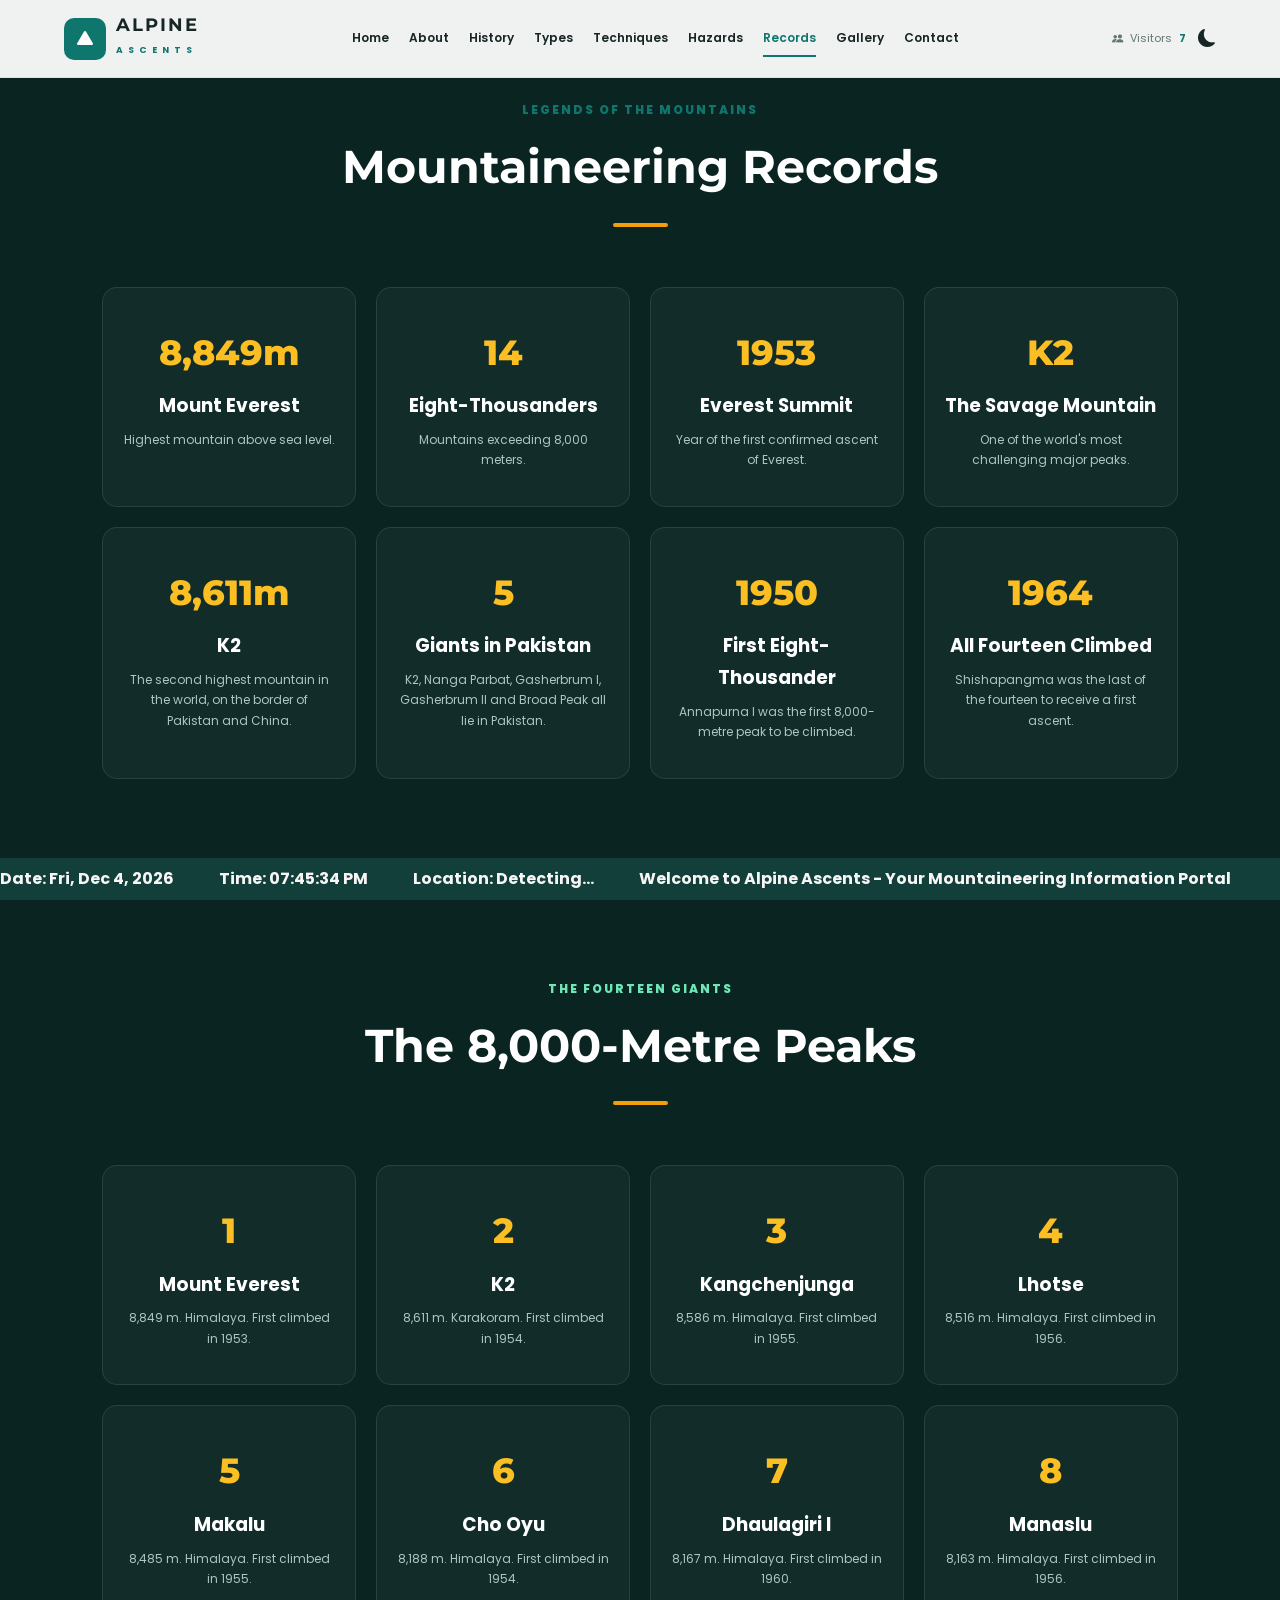
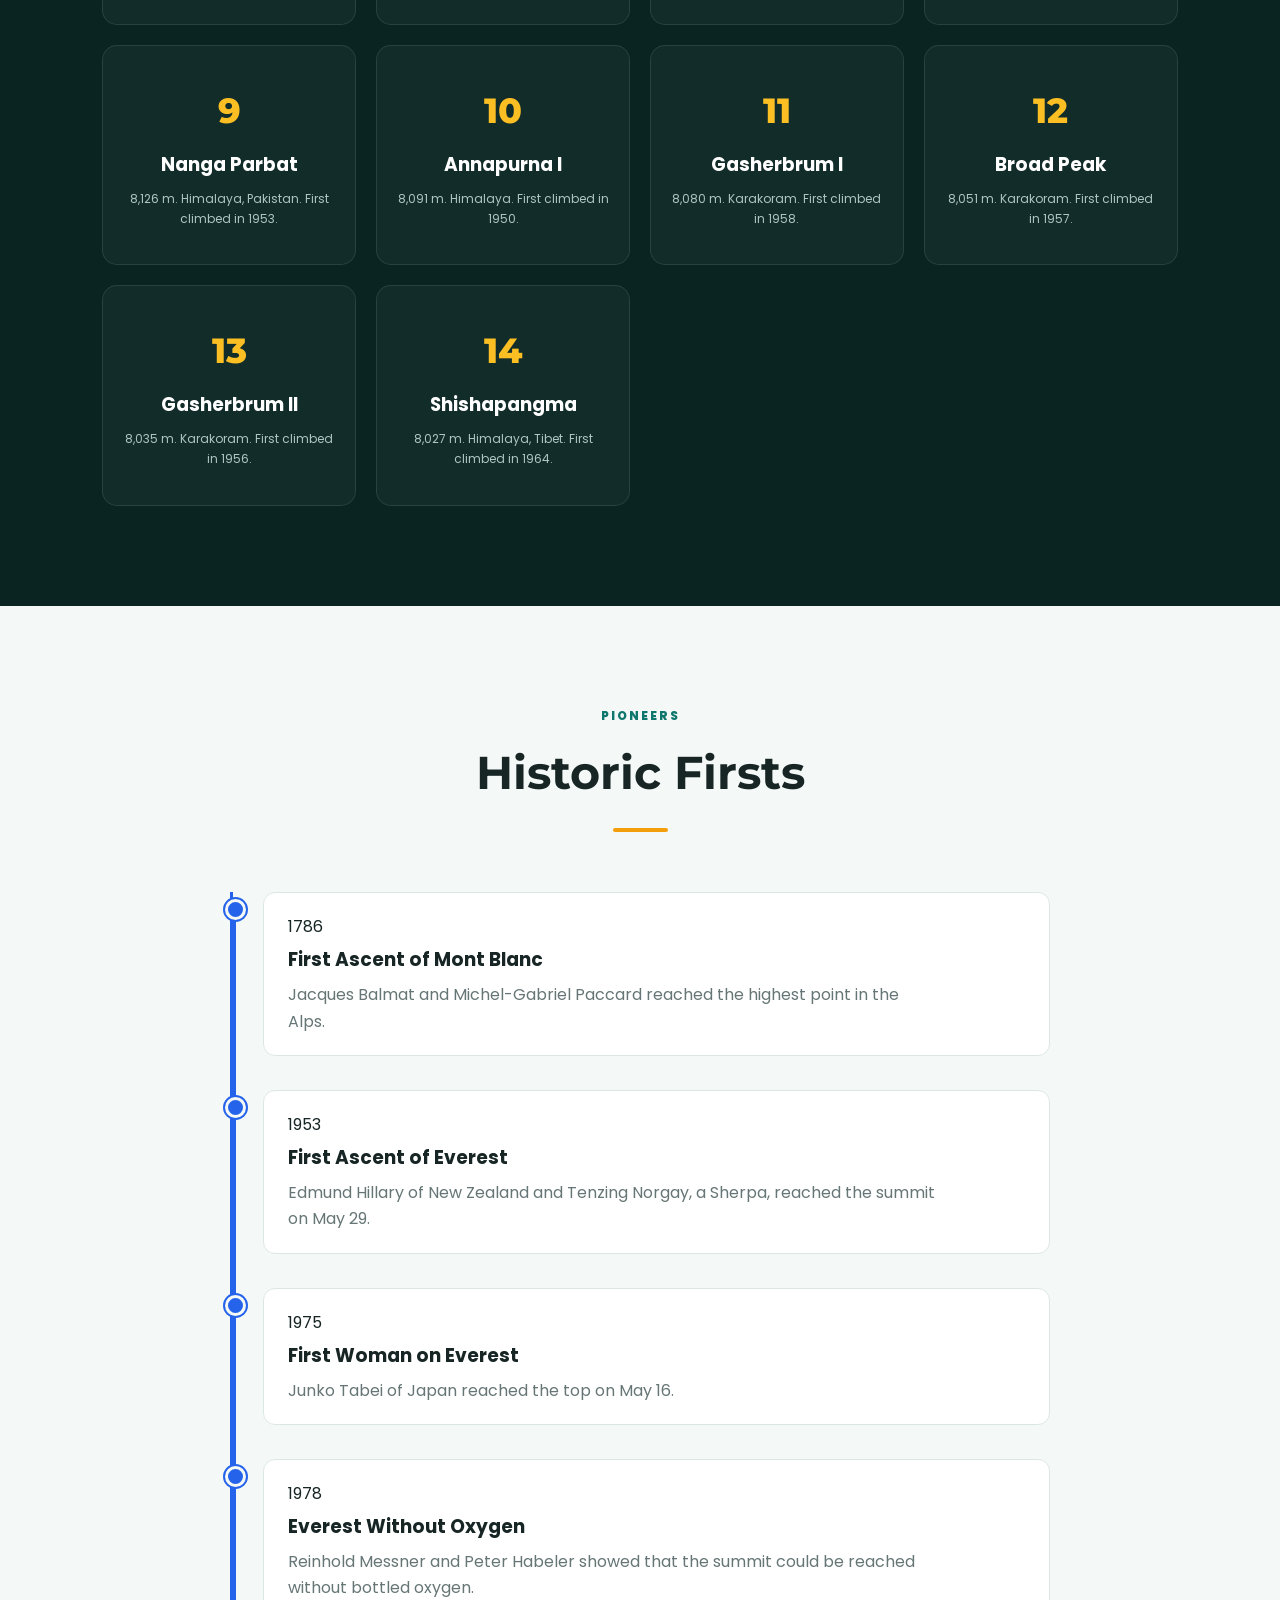
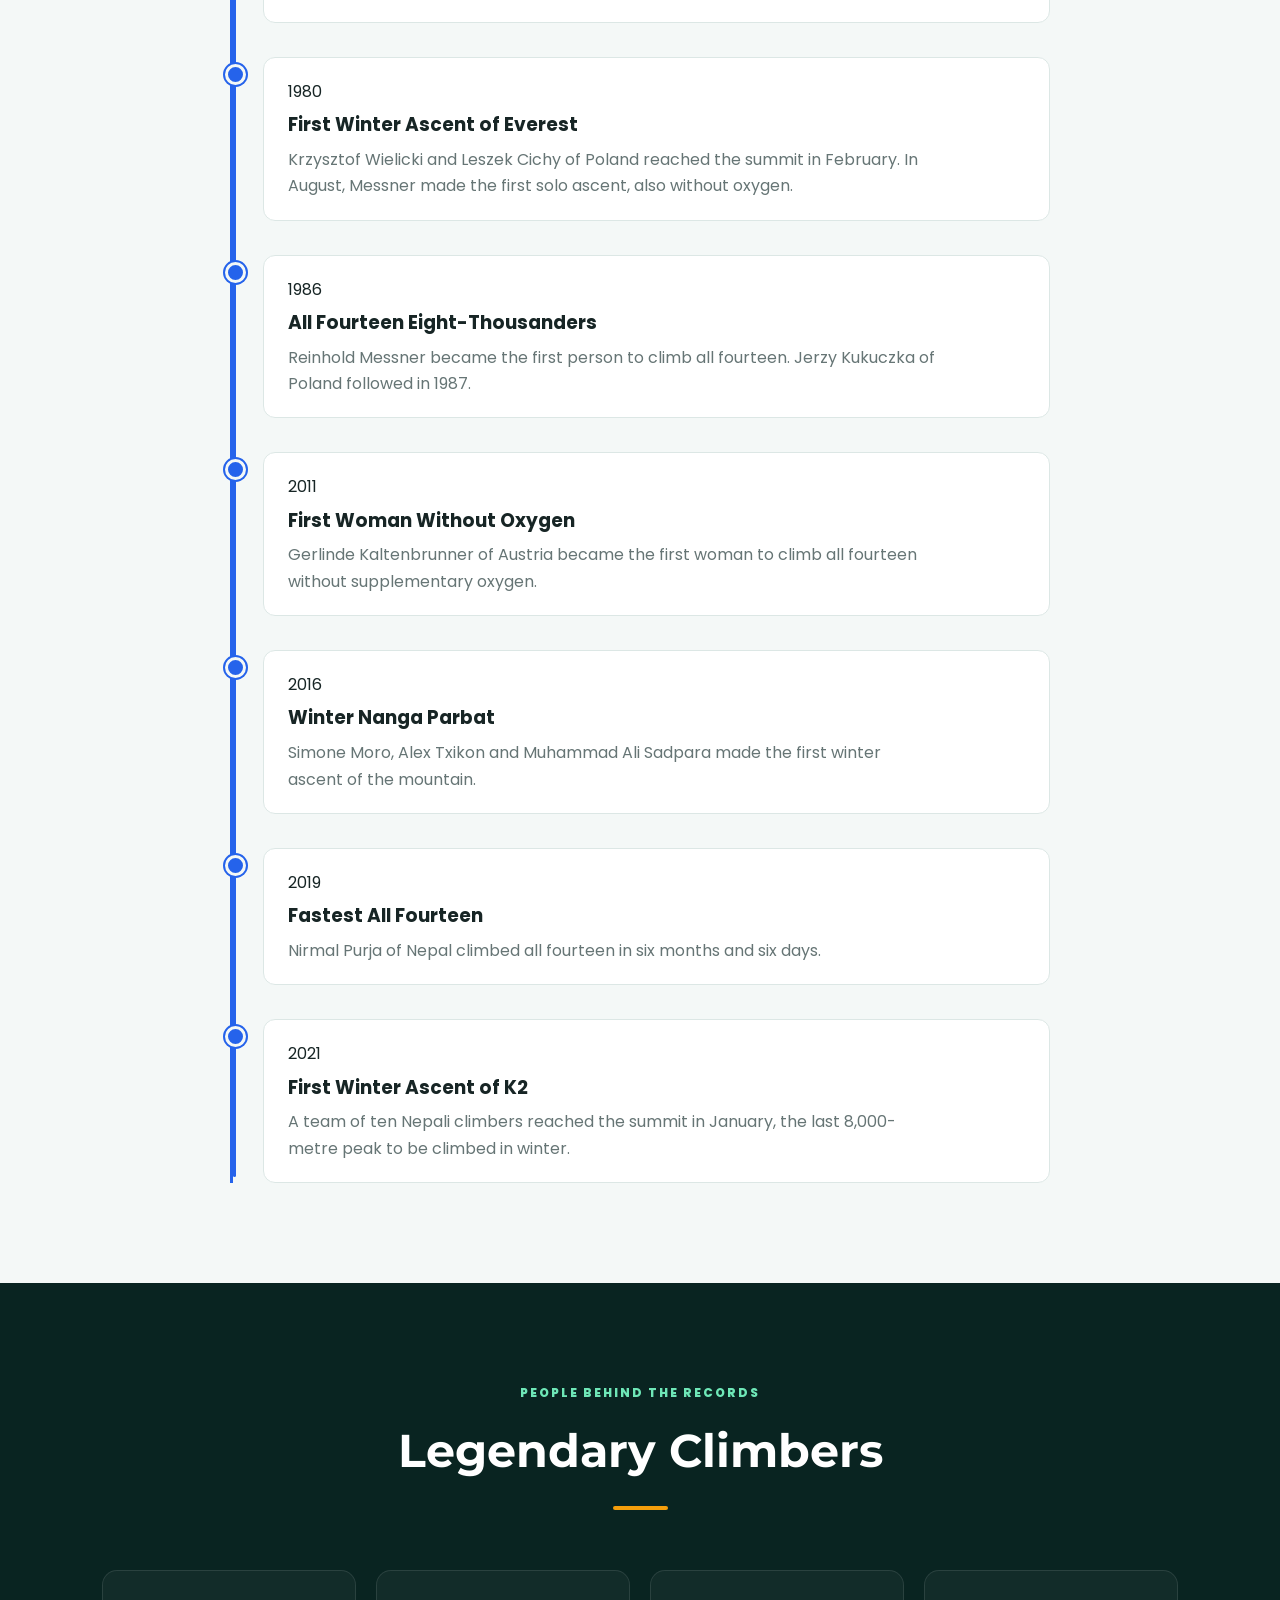
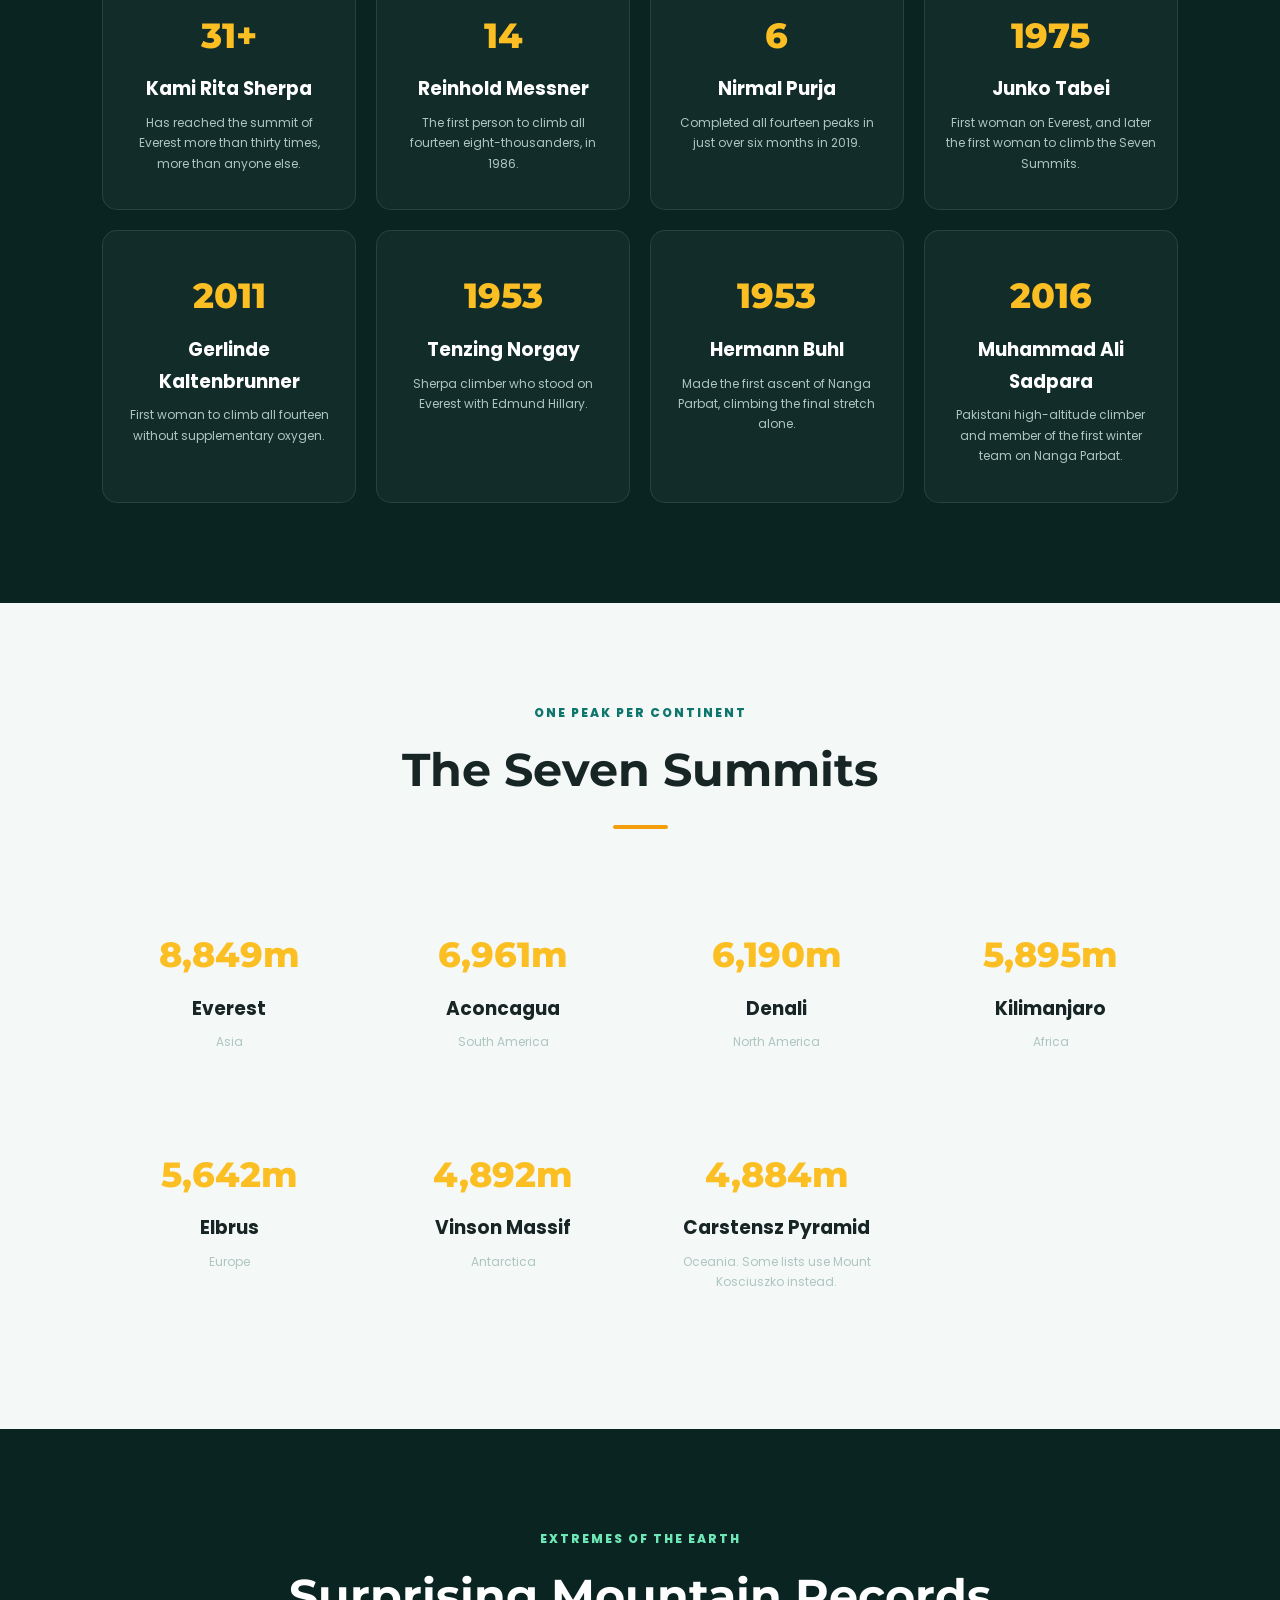
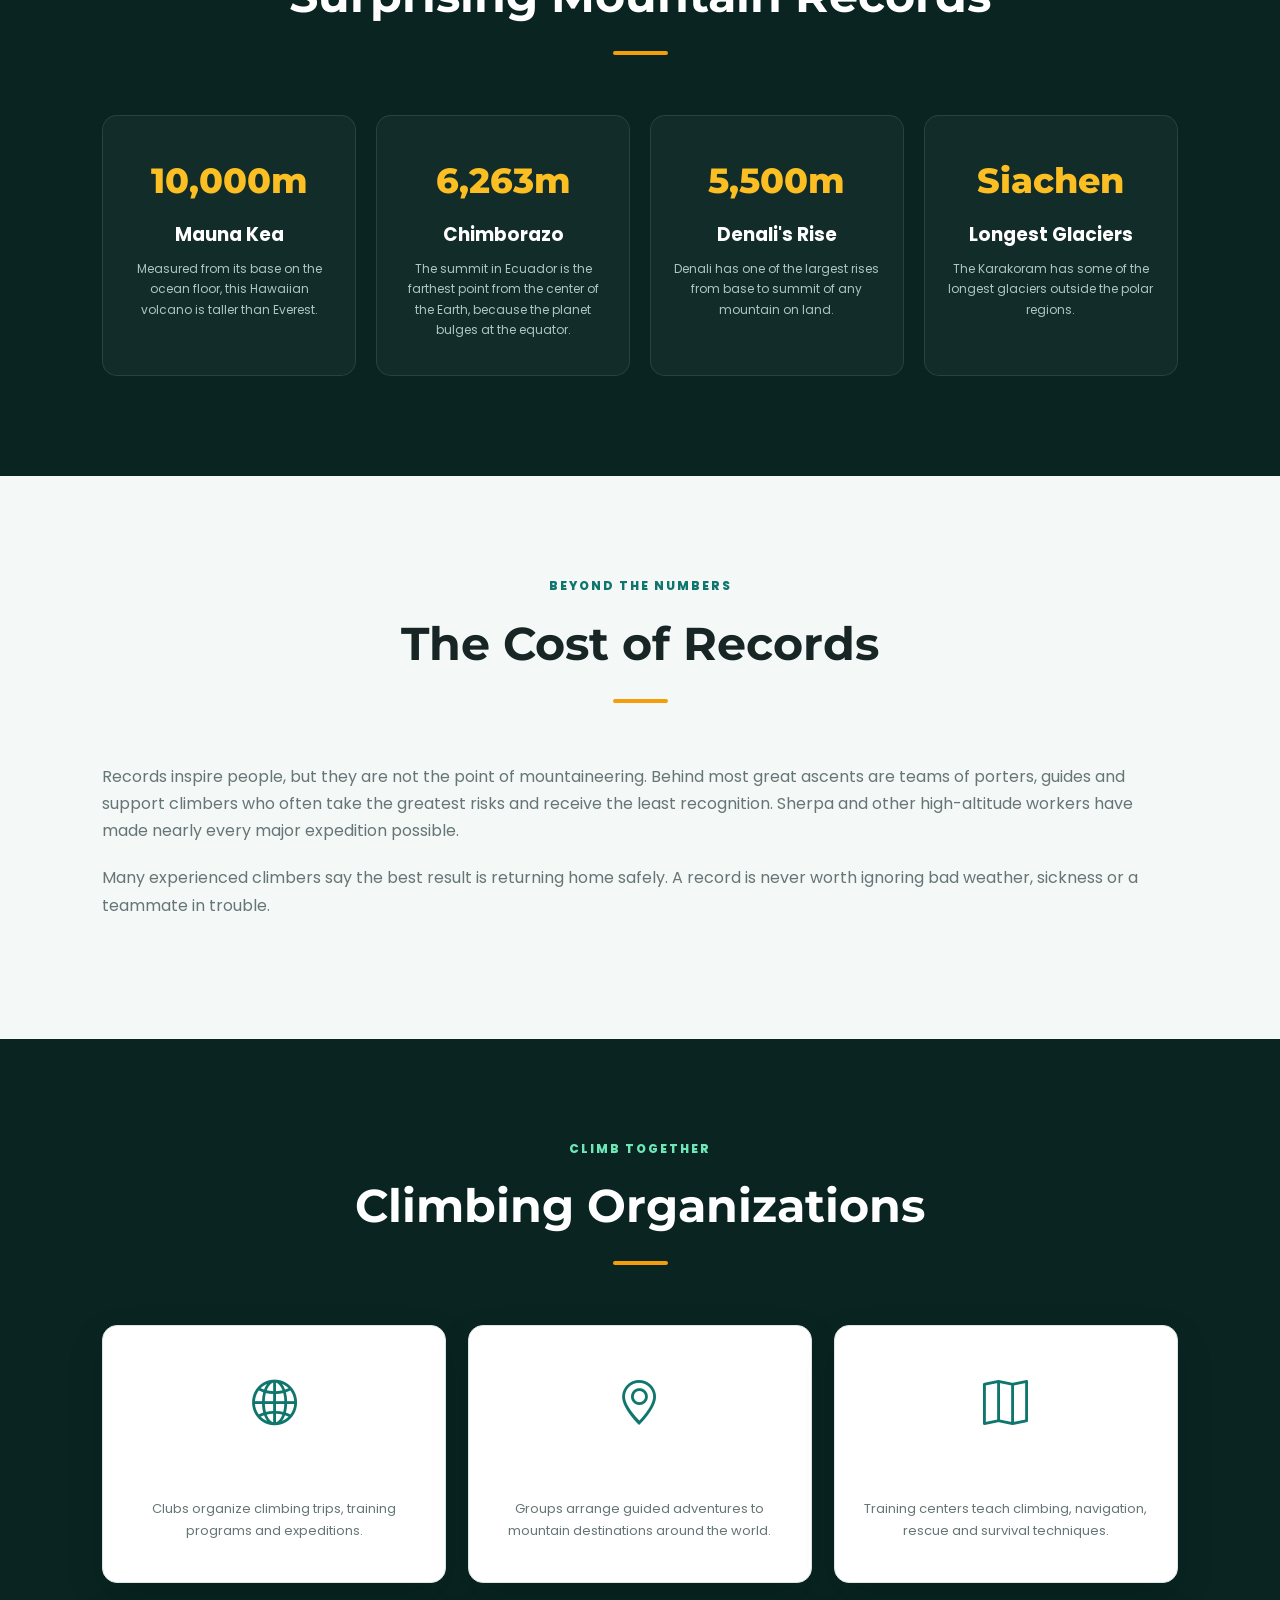
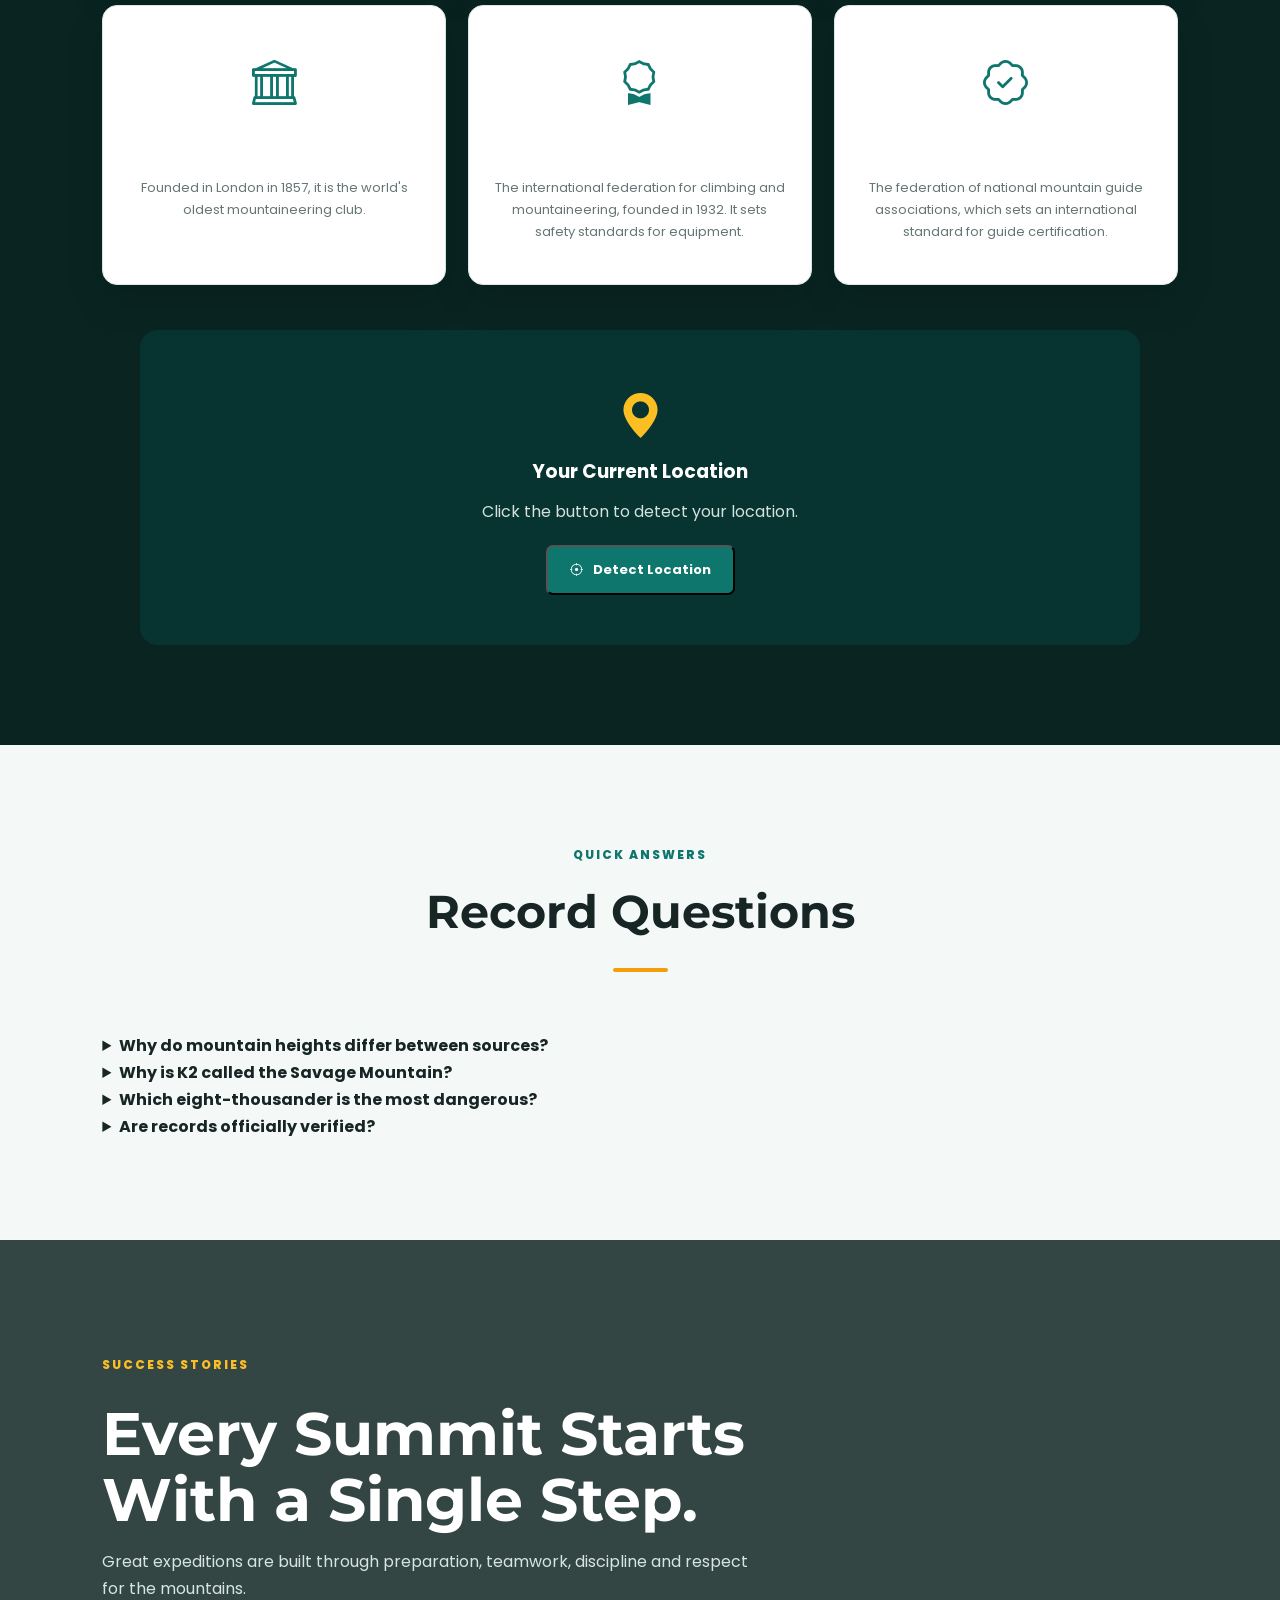
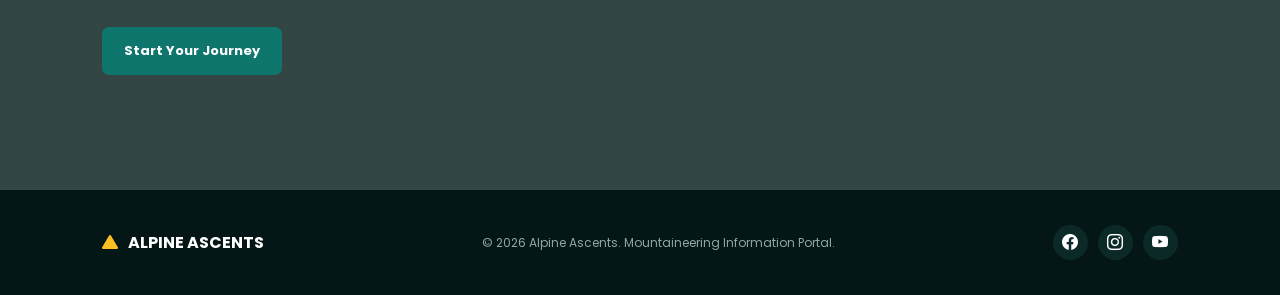
<file: record.html>
<!DOCTYPE html>
<html lang="en">

<head>
    <meta charset="UTF-8">
    <meta name="viewport" content="width=device-width, initial-scale=1.0">
    <title>Mountaineering Records | Alpine Ascents</title>
    <title>Alpine Ascents | Mountaineering Portal</title>

    <link rel="icon" type="image/svg+xml"
        href="data:image/svg+xml,%3Csvg xmlns='http://www.w3.org/2000/svg' viewBox='0 0 64 64'%3E%3Crect width='64' height='64' rx='14' fill='%2316a34a'/%3E%3Cpath d='M32 14 L52 48 H12 Z' fill='white'/%3E%3C/svg%3E">
    <link rel="preconnect" href="https://fonts.googleapis.com">
    <link rel="preconnect" href="https://fonts.googleapis.com">
    <link rel="preconnect" href="https://fonts.gstatic.com" crossorigin>
    <link
        href="https://fonts.googleapis.com/css2?family=Montserrat:wght@400;500;600;700;800&family=Poppins:wght@400;500;600;700&display=swap"
        rel="stylesheet">

    <link rel="stylesheet" href="https://cdn.jsdelivr.net/npm/bootstrap-icons@1.11.3/font/bootstrap-icons.min.css">

    <link rel="stylesheet" href="style.css">
</head>

<body>



    <header class="header">

        <a href="#home" class="logo">
            <div class="logo-icon">
                <i class="bi bi-triangle-fill"></i>
            </div>

            <div>
                <h2>ALPINE</h2>
                <span>ASCENTS</span>
            </div>
        </a>

        <nav id="navbar">
            <a href="index.html" class="nav-link">Home</a>
            <a href="about.html" class="nav-link">About</a>
            <a href="histroy.html" class="nav-link">History</a>
            <a href="types.html" class="nav-link">Types</a>
            <a href="techinque.html" class="nav-link">Techniques</a>
            <a href="herzaid.html" class="nav-link">Hazards</a>
            <a href="record.html" class="nav-link active">Records</a>
            <a href="gallery.html" class="nav-link">Gallery</a>
            <a href="contact.html" class="nav-link">Contact</a>
        </nav>

        <div class="header-right">

            <div class="visitor">
                <i class="bi bi-people-fill"></i>
                <span>Visitors</span>
                <strong id="visitorCount">0</strong>
            </div>

            <button id="themeBtn" class="theme-btn" title="Toggle Theme">
                <i class="bi bi-moon-fill"></i>
            </button>

            <button id="menuBtn" class="menu-btn">
                <i class="bi bi-list"></i>
            </button>

        </div>

    </header>

    <!-- RECORDS -->

    <section id="records" class="section records-section">

        <div class="section-heading">
            <p>LEGENDS OF THE MOUNTAINS</p>
            <h2>Mountaineering Records</h2>
            <span></span>
        </div>

        <div class="record-grid">

            <div class="record-card">
                <div class="record-number">8,849m</div>
                <h3>Mount Everest</h3>
                <p>Highest mountain above sea level.</p>
            </div>

            <div class="record-card">
                <div class="record-number">14</div>
                <h3>Eight-Thousanders</h3>
                <p>Mountains exceeding 8,000 meters.</p>
            </div>

            <div class="record-card">
                <div class="record-number">1953</div>
                <h3>Everest Summit</h3>
                <p>Year of the first confirmed ascent of Everest.</p>
            </div>

            <div class="record-card">
                <div class="record-number">K2</div>
                <h3>The Savage Mountain</h3>
                <p>One of the world's most challenging major peaks.</p>
            </div>

            <div class="record-card">
                <div class="record-number">8,611m</div>
                <h3>K2</h3>
                <p>The second highest mountain in the world, on the border of Pakistan and China.</p>
            </div>

            <div class="record-card">
                <div class="record-number">5</div>
                <h3>Giants in Pakistan</h3>
                <p>K2, Nanga Parbat, Gasherbrum I, Gasherbrum II and Broad Peak all lie in Pakistan.</p>
            </div>

            <div class="record-card">
                <div class="record-number">1950</div>
                <h3>First Eight-Thousander</h3>
                <p>Annapurna I was the first 8,000-metre peak to be climbed.</p>
            </div>

            <div class="record-card">
                <div class="record-number">1964</div>
                <h3>All Fourteen Climbed</h3>
                <p>Shishapangma was the last of the fourteen to receive a first ascent.</p>
            </div>

        </div>

    </section>

    <!-- PEAK RANKING -->

    <section id="peaks" class="section dark-section">

        <div class="section-heading">
            <p>THE FOURTEEN GIANTS</p>
            <h2>The 8,000-Metre Peaks</h2>
            <span></span>
        </div>

        <div class="record-grid">

            <div class="record-card">
                <div class="record-number">1</div>
                <h3>Mount Everest</h3>
                <p>8,849 m. Himalaya. First climbed in 1953.</p>
            </div>

            <div class="record-card">
                <div class="record-number">2</div>
                <h3>K2</h3>
                <p>8,611 m. Karakoram. First climbed in 1954.</p>
            </div>

            <div class="record-card">
                <div class="record-number">3</div>
                <h3>Kangchenjunga</h3>
                <p>8,586 m. Himalaya. First climbed in 1955.</p>
            </div>

            <div class="record-card">
                <div class="record-number">4</div>
                <h3>Lhotse</h3>
                <p>8,516 m. Himalaya. First climbed in 1956.</p>
            </div>

            <div class="record-card">
                <div class="record-number">5</div>
                <h3>Makalu</h3>
                <p>8,485 m. Himalaya. First climbed in 1955.</p>
            </div>

            <div class="record-card">
                <div class="record-number">6</div>
                <h3>Cho Oyu</h3>
                <p>8,188 m. Himalaya. First climbed in 1954.</p>
            </div>

            <div class="record-card">
                <div class="record-number">7</div>
                <h3>Dhaulagiri I</h3>
                <p>8,167 m. Himalaya. First climbed in 1960.</p>
            </div>

            <div class="record-card">
                <div class="record-number">8</div>
                <h3>Manaslu</h3>
                <p>8,163 m. Himalaya. First climbed in 1956.</p>
            </div>

            <div class="record-card">
                <div class="record-number">9</div>
                <h3>Nanga Parbat</h3>
                <p>8,126 m. Himalaya, Pakistan. First climbed in 1953.</p>
            </div>

            <div class="record-card">
                <div class="record-number">10</div>
                <h3>Annapurna I</h3>
                <p>8,091 m. Himalaya. First climbed in 1950.</p>
            </div>

            <div class="record-card">
                <div class="record-number">11</div>
                <h3>Gasherbrum I</h3>
                <p>8,080 m. Karakoram. First climbed in 1958.</p>
            </div>

            <div class="record-card">
                <div class="record-number">12</div>
                <h3>Broad Peak</h3>
                <p>8,051 m. Karakoram. First climbed in 1957.</p>
            </div>

            <div class="record-card">
                <div class="record-number">13</div>
                <h3>Gasherbrum II</h3>
                <p>8,035 m. Karakoram. First climbed in 1956.</p>
            </div>

            <div class="record-card">
                <div class="record-number">14</div>
                <h3>Shishapangma</h3>
                <p>8,027 m. Himalaya, Tibet. First climbed in 1964.</p>
            </div>

        </div>

    </section>

    <!-- CLIMBING FIRSTS -->

    <section id="firsts" class="section">

        <div class="section-heading">
            <p>PIONEERS</p>
            <h2>Historic Firsts</h2>
            <span></span>
        </div>

        <div class="timeline">

            <div class="timeline-item">
                <div class="timeline-year">1786</div>

                <div class="timeline-content">
                    <h3>First Ascent of Mont Blanc</h3>
                    <p>Jacques Balmat and Michel-Gabriel Paccard reached the highest point in the Alps.</p>
                </div>
            </div>

            <div class="timeline-item">
                <div class="timeline-year">1953</div>

                <div class="timeline-content">
                    <h3>First Ascent of Everest</h3>
                    <p>Edmund Hillary of New Zealand and Tenzing Norgay, a Sherpa, reached the summit on May 29.</p>
                </div>
            </div>

            <div class="timeline-item">
                <div class="timeline-year">1975</div>

                <div class="timeline-content">
                    <h3>First Woman on Everest</h3>
                    <p>Junko Tabei of Japan reached the top on May 16.</p>
                </div>
            </div>

            <div class="timeline-item">
                <div class="timeline-year">1978</div>

                <div class="timeline-content">
                    <h3>Everest Without Oxygen</h3>
                    <p>Reinhold Messner and Peter Habeler showed that the summit could be reached without bottled
                        oxygen.</p>
                </div>
            </div>

            <div class="timeline-item">
                <div class="timeline-year">1980</div>

                <div class="timeline-content">
                    <h3>First Winter Ascent of Everest</h3>
                    <p>Krzysztof Wielicki and Leszek Cichy of Poland reached the summit in February. In August, Messner
                        made the first solo ascent, also without oxygen.</p>
                </div>
            </div>

            <div class="timeline-item">
                <div class="timeline-year">1986</div>

                <div class="timeline-content">
                    <h3>All Fourteen Eight-Thousanders</h3>
                    <p>Reinhold Messner became the first person to climb all fourteen. Jerzy Kukuczka of Poland followed
                        in 1987.</p>
                </div>
            </div>

            <div class="timeline-item">
                <div class="timeline-year">2011</div>

                <div class="timeline-content">
                    <h3>First Woman Without Oxygen</h3>
                    <p>Gerlinde Kaltenbrunner of Austria became the first woman to climb all fourteen without
                        supplementary oxygen.</p>
                </div>
            </div>

            <div class="timeline-item">
                <div class="timeline-year">2016</div>

                <div class="timeline-content">
                    <h3>Winter Nanga Parbat</h3>
                    <p>Simone Moro, Alex Txikon and Muhammad Ali Sadpara made the first winter ascent of the mountain.
                    </p>
                </div>
            </div>

            <div class="timeline-item">
                <div class="timeline-year">2019</div>

                <div class="timeline-content">
                    <h3>Fastest All Fourteen</h3>
                    <p>Nirmal Purja of Nepal climbed all fourteen in six months and six days.</p>
                </div>
            </div>

            <div class="timeline-item">
                <div class="timeline-year">2021</div>

                <div class="timeline-content">
                    <h3>First Winter Ascent of K2</h3>
                    <p>A team of ten Nepali climbers reached the summit in January, the last 8,000-metre peak to be
                        climbed in winter.</p>
                </div>
            </div>

        </div>

    </section>

    <!-- PEOPLE -->

    <section id="people" class="section dark-section">

        <div class="section-heading">
            <p>PEOPLE BEHIND THE RECORDS</p>
            <h2>Legendary Climbers</h2>
            <span></span>
        </div>

        <div class="record-grid">

            <div class="record-card">
                <div class="record-number">31+</div>
                <h3>Kami Rita Sherpa</h3>
                <p>Has reached the summit of Everest more than thirty times, more than anyone else.</p>
            </div>

            <div class="record-card">
                <div class="record-number">14</div>
                <h3>Reinhold Messner</h3>
                <p>The first person to climb all fourteen eight-thousanders, in 1986.</p>
            </div>

            <div class="record-card">
                <div class="record-number">6</div>
                <h3>Nirmal Purja</h3>
                <p>Completed all fourteen peaks in just over six months in 2019.</p>
            </div>

            <div class="record-card">
                <div class="record-number">1975</div>
                <h3>Junko Tabei</h3>
                <p>First woman on Everest, and later the first woman to climb the Seven Summits.</p>
            </div>

            <div class="record-card">
                <div class="record-number">2011</div>
                <h3>Gerlinde Kaltenbrunner</h3>
                <p>First woman to climb all fourteen without supplementary oxygen.</p>
            </div>

            <div class="record-card">
                <div class="record-number">1953</div>
                <h3>Tenzing Norgay</h3>
                <p>Sherpa climber who stood on Everest with Edmund Hillary.</p>
            </div>

            <div class="record-card">
                <div class="record-number">1953</div>
                <h3>Hermann Buhl</h3>
                <p>Made the first ascent of Nanga Parbat, climbing the final stretch alone.</p>
            </div>

            <div class="record-card">
                <div class="record-number">2016</div>
                <h3>Muhammad Ali Sadpara</h3>
                <p>Pakistani high-altitude climber and member of the first winter team on Nanga Parbat.</p>
            </div>

        </div>

    </section>

    <!-- SEVEN SUMMITS -->

    <section id="seven-summits" class="section">

        <div class="section-heading">
            <p>ONE PEAK PER CONTINENT</p>
            <h2>The Seven Summits</h2>
            <span></span>
        </div>

        <div class="record-grid">

            <div class="record-card">
                <div class="record-number">8,849m</div>
                <h3>Everest</h3>
                <p>Asia</p>
            </div>

            <div class="record-card">
                <div class="record-number">6,961m</div>
                <h3>Aconcagua</h3>
                <p>South America</p>
            </div>

            <div class="record-card">
                <div class="record-number">6,190m</div>
                <h3>Denali</h3>
                <p>North America</p>
            </div>

            <div class="record-card">
                <div class="record-number">5,895m</div>
                <h3>Kilimanjaro</h3>
                <p>Africa</p>
            </div>

            <div class="record-card">
                <div class="record-number">5,642m</div>
                <h3>Elbrus</h3>
                <p>Europe</p>
            </div>

            <div class="record-card">
                <div class="record-number">4,892m</div>
                <h3>Vinson Massif</h3>
                <p>Antarctica</p>
            </div>

            <div class="record-card">
                <div class="record-number">4,884m</div>
                <h3>Carstensz Pyramid</h3>
                <p>Oceania. Some lists use Mount Kosciuszko instead.</p>
            </div>

        </div>

    </section>

    <!-- SUPERLATIVES -->

    <section id="superlatives" class="section dark-section">

        <div class="section-heading">
            <p>EXTREMES OF THE EARTH</p>
            <h2>Surprising Mountain Records</h2>
            <span></span>
        </div>

        <div class="record-grid">

            <div class="record-card">
                <div class="record-number">10,000m</div>
                <h3>Mauna Kea</h3>
                <p>Measured from its base on the ocean floor, this Hawaiian volcano is taller than Everest.</p>
            </div>

            <div class="record-card">
                <div class="record-number">6,263m</div>
                <h3>Chimborazo</h3>
                <p>The summit in Ecuador is the farthest point from the center of the Earth, because the planet bulges
                    at the equator.</p>
            </div>

            <div class="record-card">
                <div class="record-number">5,500m</div>
                <h3>Denali's Rise</h3>
                <p>Denali has one of the largest rises from base to summit of any mountain on land.</p>
            </div>

            <div class="record-card">
                <div class="record-number">Siachen</div>
                <h3>Longest Glaciers</h3>
                <p>The Karakoram has some of the longest glaciers outside the polar regions.</p>
            </div>

        </div>

    </section>

    <!-- RECORD CHASING -->

    <section id="cost" class="section">

        <div class="section-heading">
            <p>BEYOND THE NUMBERS</p>
            <h2>The Cost of Records</h2>
            <span></span>
        </div>

        <div class="about-text">

            <p>
                Records inspire people, but they are not the point of
                mountaineering. Behind most great ascents are teams of porters,
                guides and support climbers who often take the greatest risks
                and receive the least recognition. Sherpa and other
                high-altitude workers have made nearly every major
                expedition possible.
            </p>

            <p>
                Many experienced climbers say the best result is returning
                home safely. A record is never worth ignoring bad weather,
                sickness or a teammate in trouble.
            </p>

        </div>

    </section>

    <!-- ORGANIZATIONS -->

    <section id="organizations" class="section dark-section">

        <div class="section-heading">
            <p>CLIMB TOGETHER</p>
            <h2>Climbing Organizations</h2>
            <span></span>
        </div>

        <div class="organization-grid">

            <div class="organization-card">
                <i class="bi bi-globe2"></i>
                <h3>Mountaineering Clubs</h3>
                <p>
                    Clubs organize climbing trips, training programs
                    and expeditions.
                </p>
            </div>

            <div class="organization-card">
                <i class="bi bi-geo-alt"></i>
                <h3>Adventure Groups</h3>
                <p>
                    Groups arrange guided adventures to mountain
                    destinations around the world.
                </p>
            </div>

            <div class="organization-card">
                <i class="bi bi-map"></i>
                <h3>Training Centers</h3>
                <p>
                    Training centers teach climbing, navigation,
                    rescue and survival techniques.
                </p>
            </div>

            <div class="organization-card">
                <i class="bi bi-bank"></i>
                <h3>The Alpine Club</h3>
                <p>
                    Founded in London in 1857, it is the world's oldest
                    mountaineering club.
                </p>
            </div>

            <div class="organization-card">
                <i class="bi bi-award"></i>
                <h3>UIAA</h3>
                <p>
                    The international federation for climbing and
                    mountaineering, founded in 1932. It sets safety standards
                    for equipment.
                </p>
            </div>

            <div class="organization-card">
                <i class="bi bi-patch-check"></i>
                <h3>IFMGA</h3>
                <p>
                    The federation of national mountain guide associations,
                    which sets an international standard for guide
                    certification.
                </p>
            </div>

        </div>

        <div class="map-box">

            <i class="bi bi-geo-alt-fill"></i>

            <h3>Your Current Location</h3>

            <p id="locationText">
                Click the button to detect your location.
            </p>

            <button id="locationBtn" class="btn primary-btn">
                <i class="bi bi-crosshair"></i>
                Detect Location
            </button>

        </div>

    </section>

    <!-- FAQ -->

    <section id="faq" class="section">

        <div class="section-heading">
            <p>QUICK ANSWERS</p>
            <h2>Record Questions</h2>
            <span></span>
        </div>

        <div class="about-text">

            <details>
                <summary><strong>Why do mountain heights differ between sources?</strong></summary>
                <p>Measuring methods change over time, and snow depth on the summit varies. Nepal and China jointly
                    announced a new height for Everest of 8,848.86 metres in 2020.</p>
            </details>

            <details>
                <summary><strong>Why is K2 called the Savage Mountain?</strong></summary>
                <p>It has steep, exposed climbing, fierce weather and a high fatality rate, so even though it is lower
                    than Everest, many climbers consider it harder.</p>
            </details>

            <details>
                <summary><strong>Which eight-thousander is the most dangerous?</strong></summary>
                <p>Annapurna I has historically had one of the highest fatality rates, with K2 and Nanga Parbat also
                    known for difficulty. Statistics change as more people climb.</p>
            </details>

            <details>
                <summary><strong>Are records officially verified?</strong></summary>
                <p>There is no single governing body. Records are usually documented by expedition reports, the
                    Himalayan Database and mountaineering media, and some claims are disputed.</p>
            </details>

        </div>

    </section>

    <!-- SUCCESS -->

    <section class="success-section">

        <div class="success-content">

            <p>SUCCESS STORIES</p>

            <h2>
                Every Summit Starts<br>
                With a Single Step.
            </h2>

            <p>
                Great expeditions are built through preparation,
                teamwork, discipline and respect for the mountains.
            </p>

            <a href="contact.html" class="btn primary-btn">
                Start Your Journey
            </a>

        </div>

    </section>
    <!-- FOOTER -->

    <footer>

        <div class="footer-logo">
            <i class="bi bi-triangle-fill"></i>
            <strong>ALPINE ASCENTS</strong>
        </div>

        <p>
            © 2026 Alpine Ascents. Mountaineering Information Portal.
        </p>

        <div class="social-icons">

            <a href="#" aria-label="Facebook">
                <i class="bi bi-facebook"></i>
            </a>

            <a href="#" aria-label="Instagram">
                <i class="bi bi-instagram"></i>
            </a>

            <a href="#" aria-label="YouTube">
                <i class="bi bi-youtube"></i>
            </a>

        </div>

    </footer>


    <div class="ticker">

        <div class="ticker-content">

            <span>
                <i class="fa-regular fa-calendar"></i>
                Date:
                <b id="currentDate"></b>
            </span>

            <span>
                <i class="fa-regular fa-clock"></i>
                Time:
                <b id="currentTime"></b>
            </span>

            <span>
                <i class="fa-solid fa-location-dot"></i>
                Location:
                <b id="tickerLocation">Detecting...</b>
            </span>

            <span>
                Welcome to Alpine Ascents - Your Mountaineering
                Information Portal
            </span>

        </div>

    </div>

    <script src="script.js"></script>
</body>

</html>
</file>
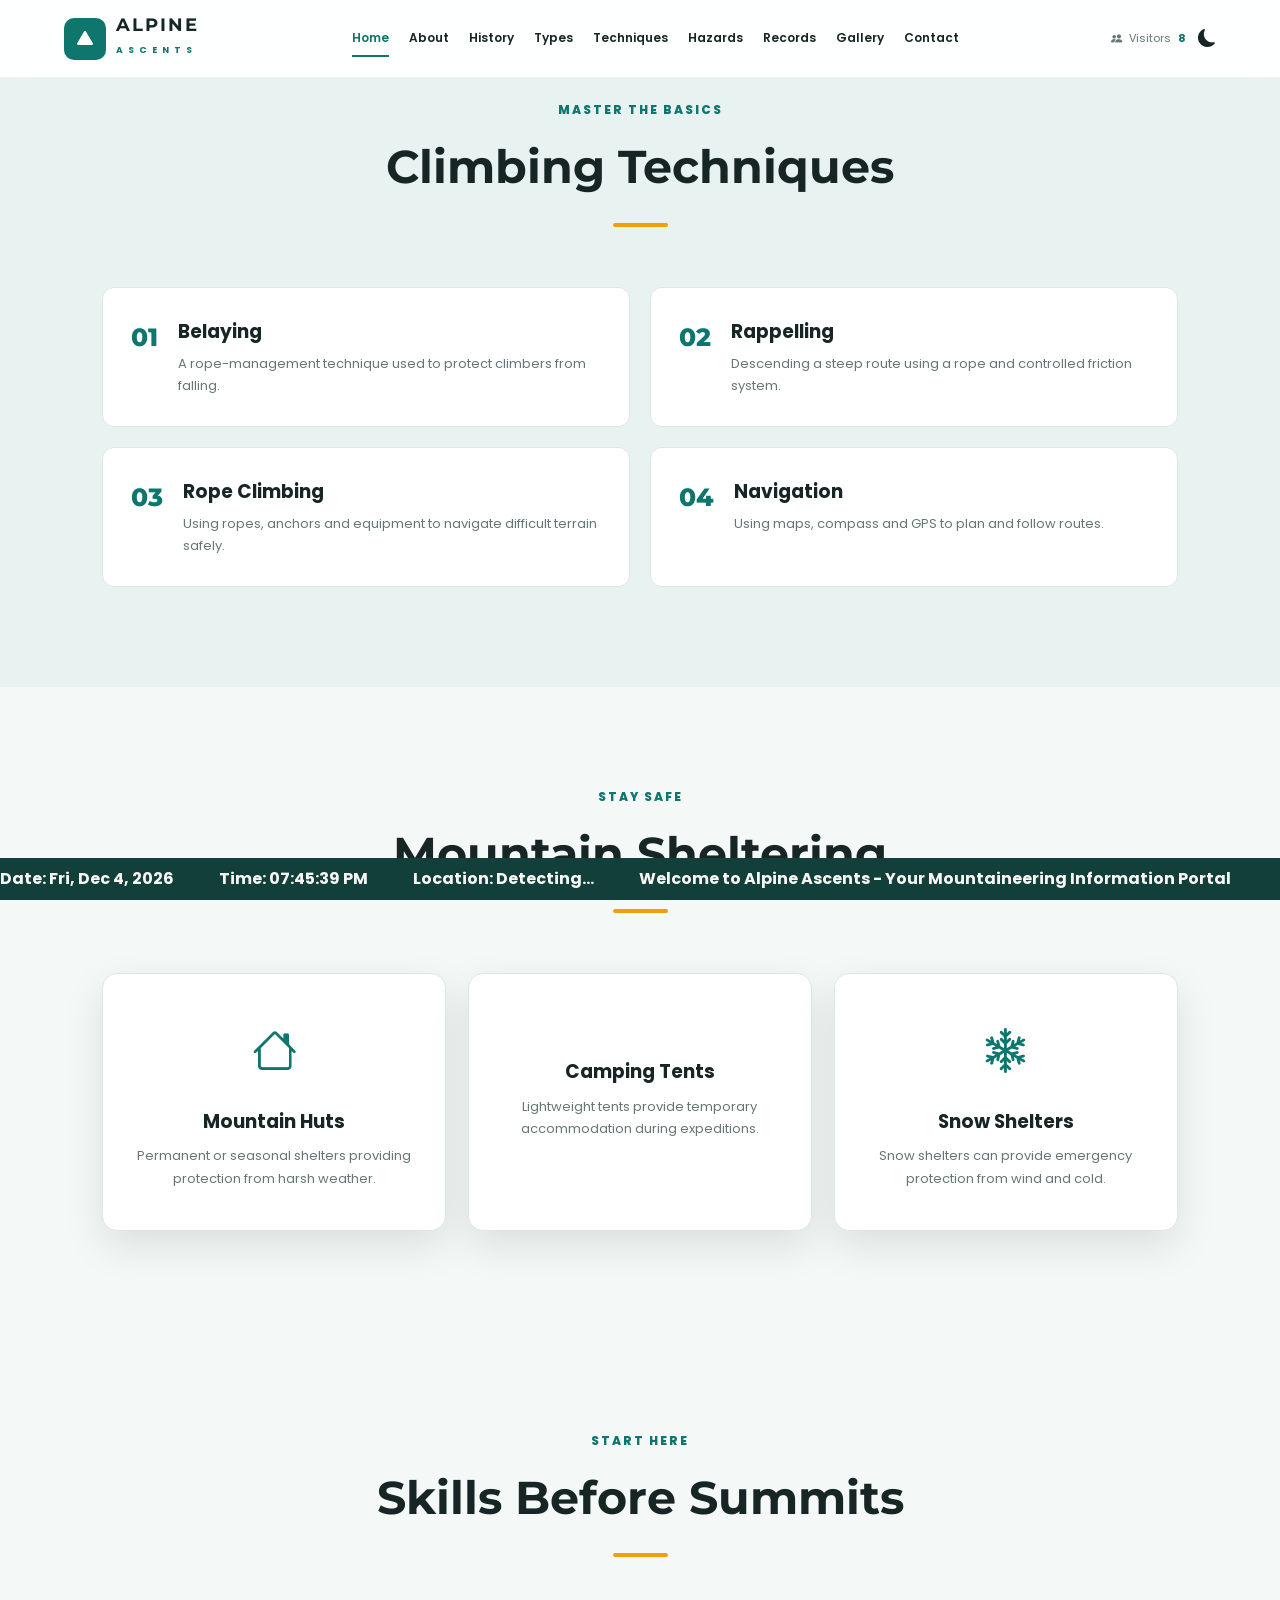
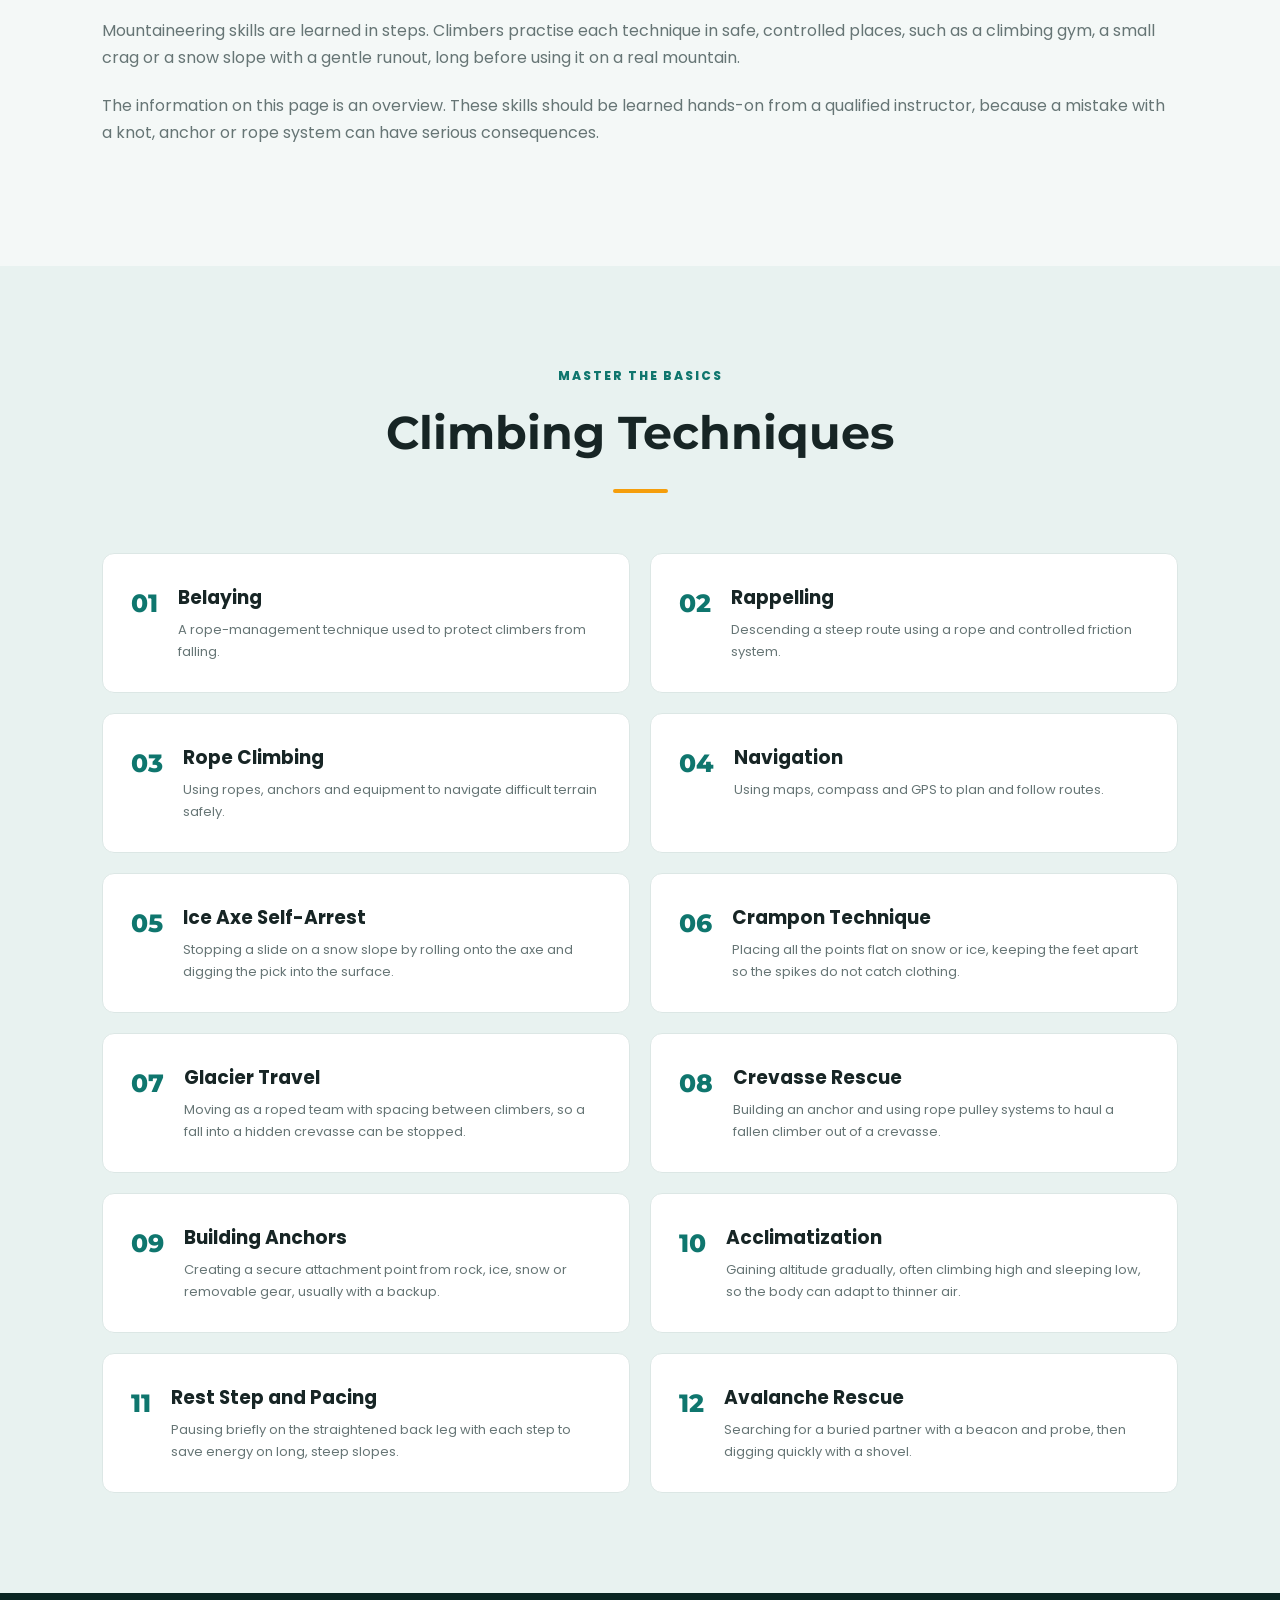
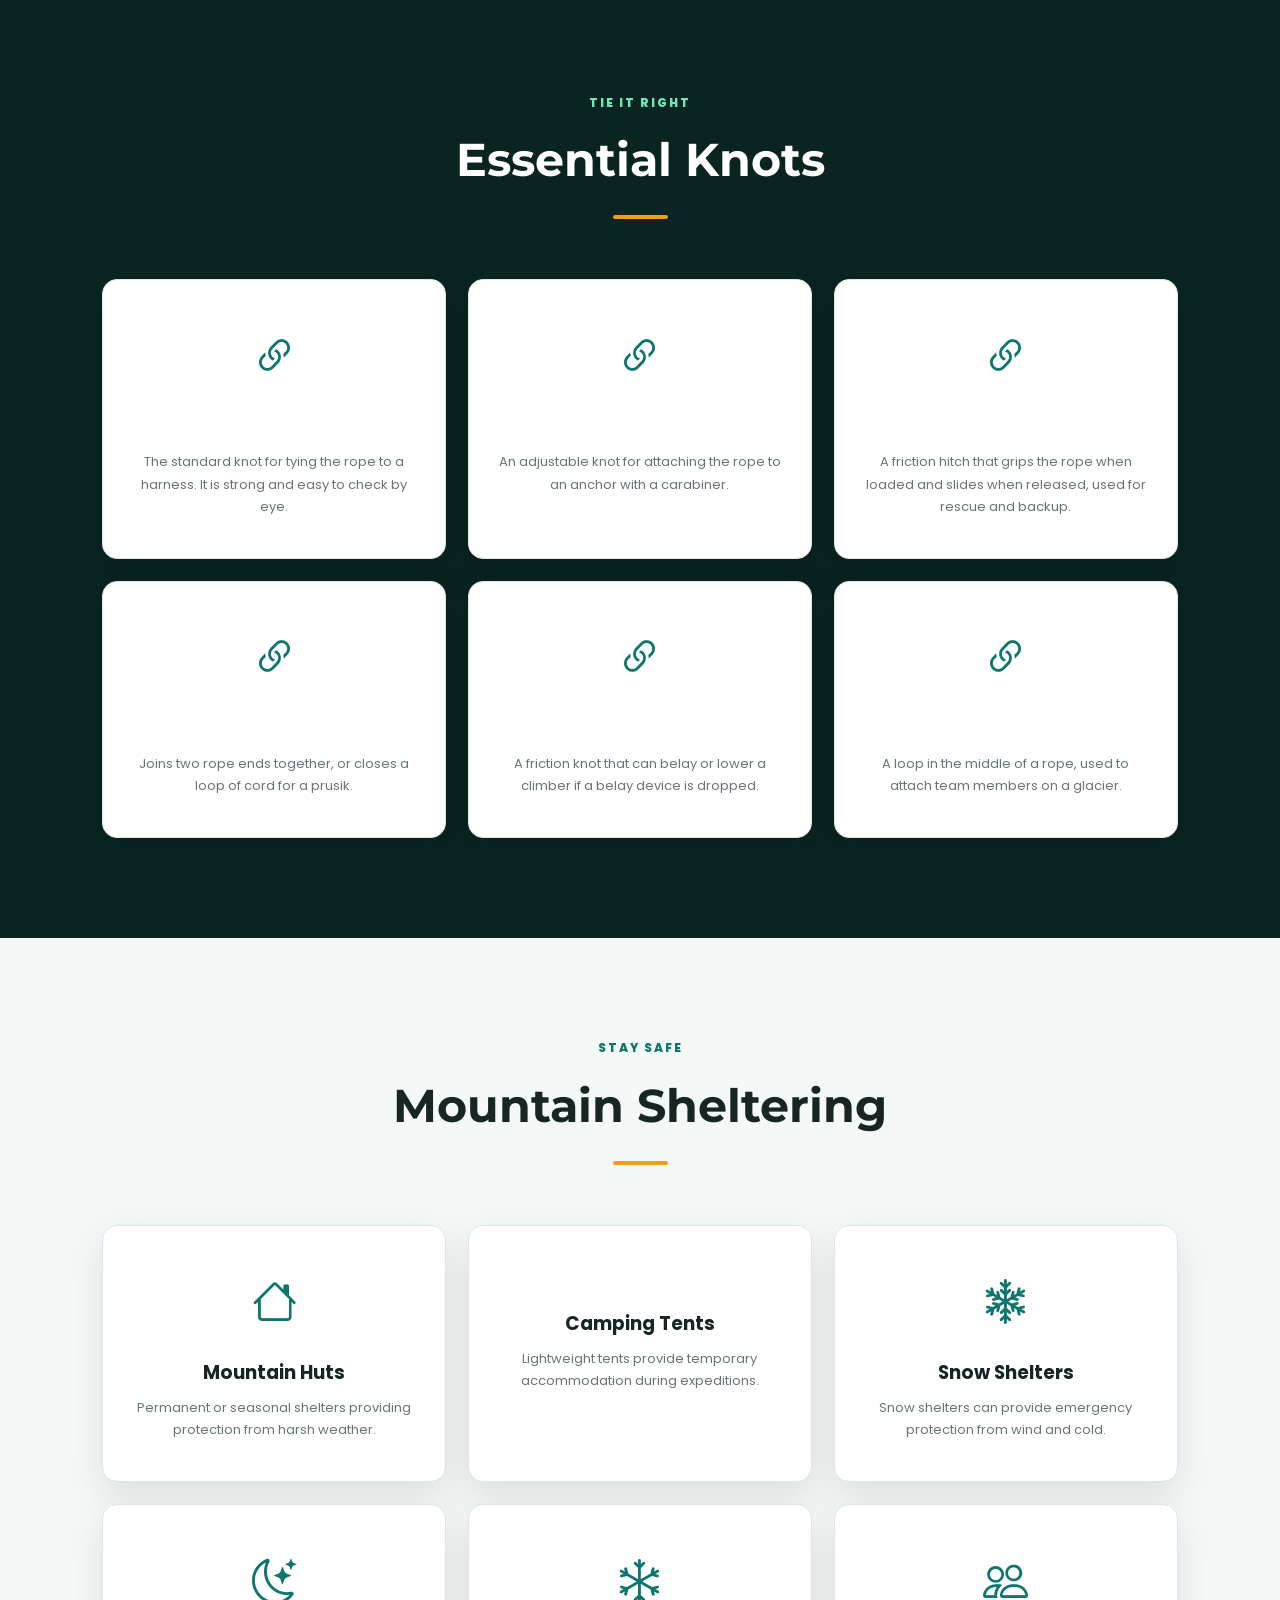
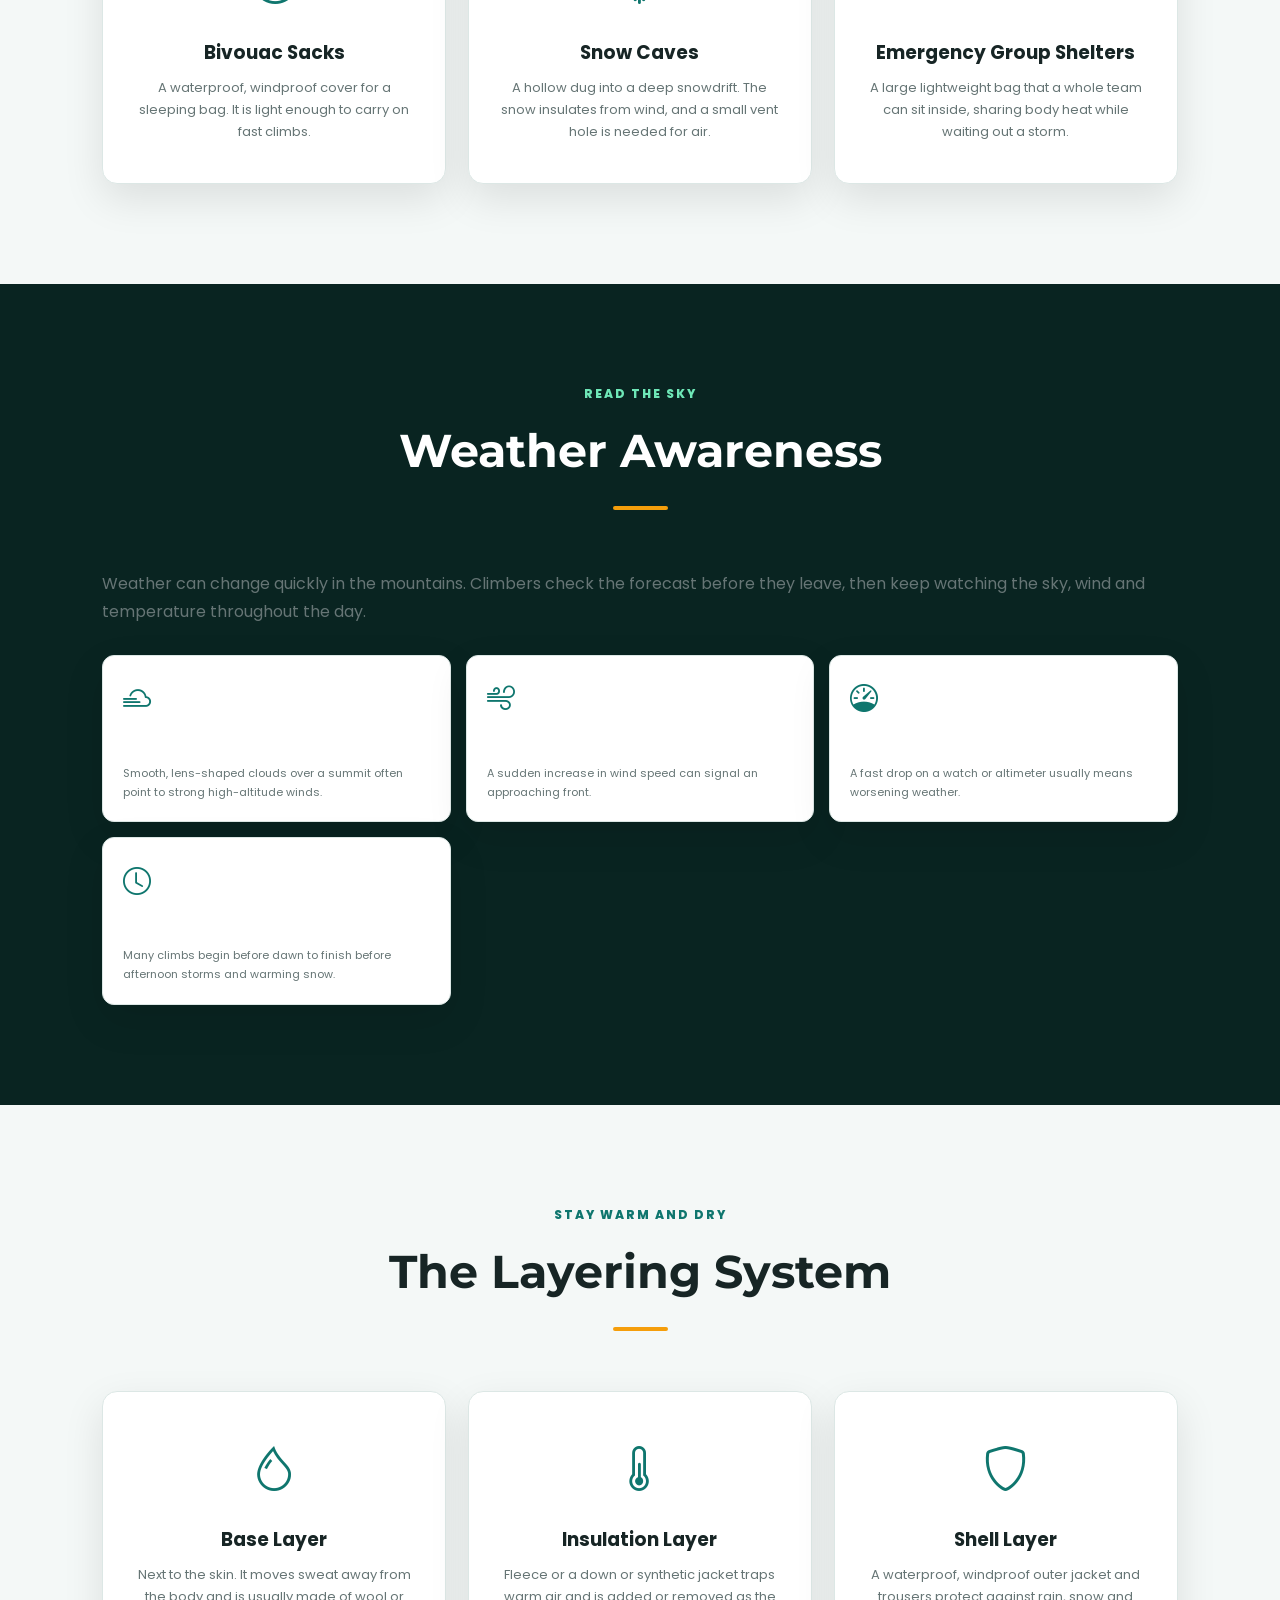
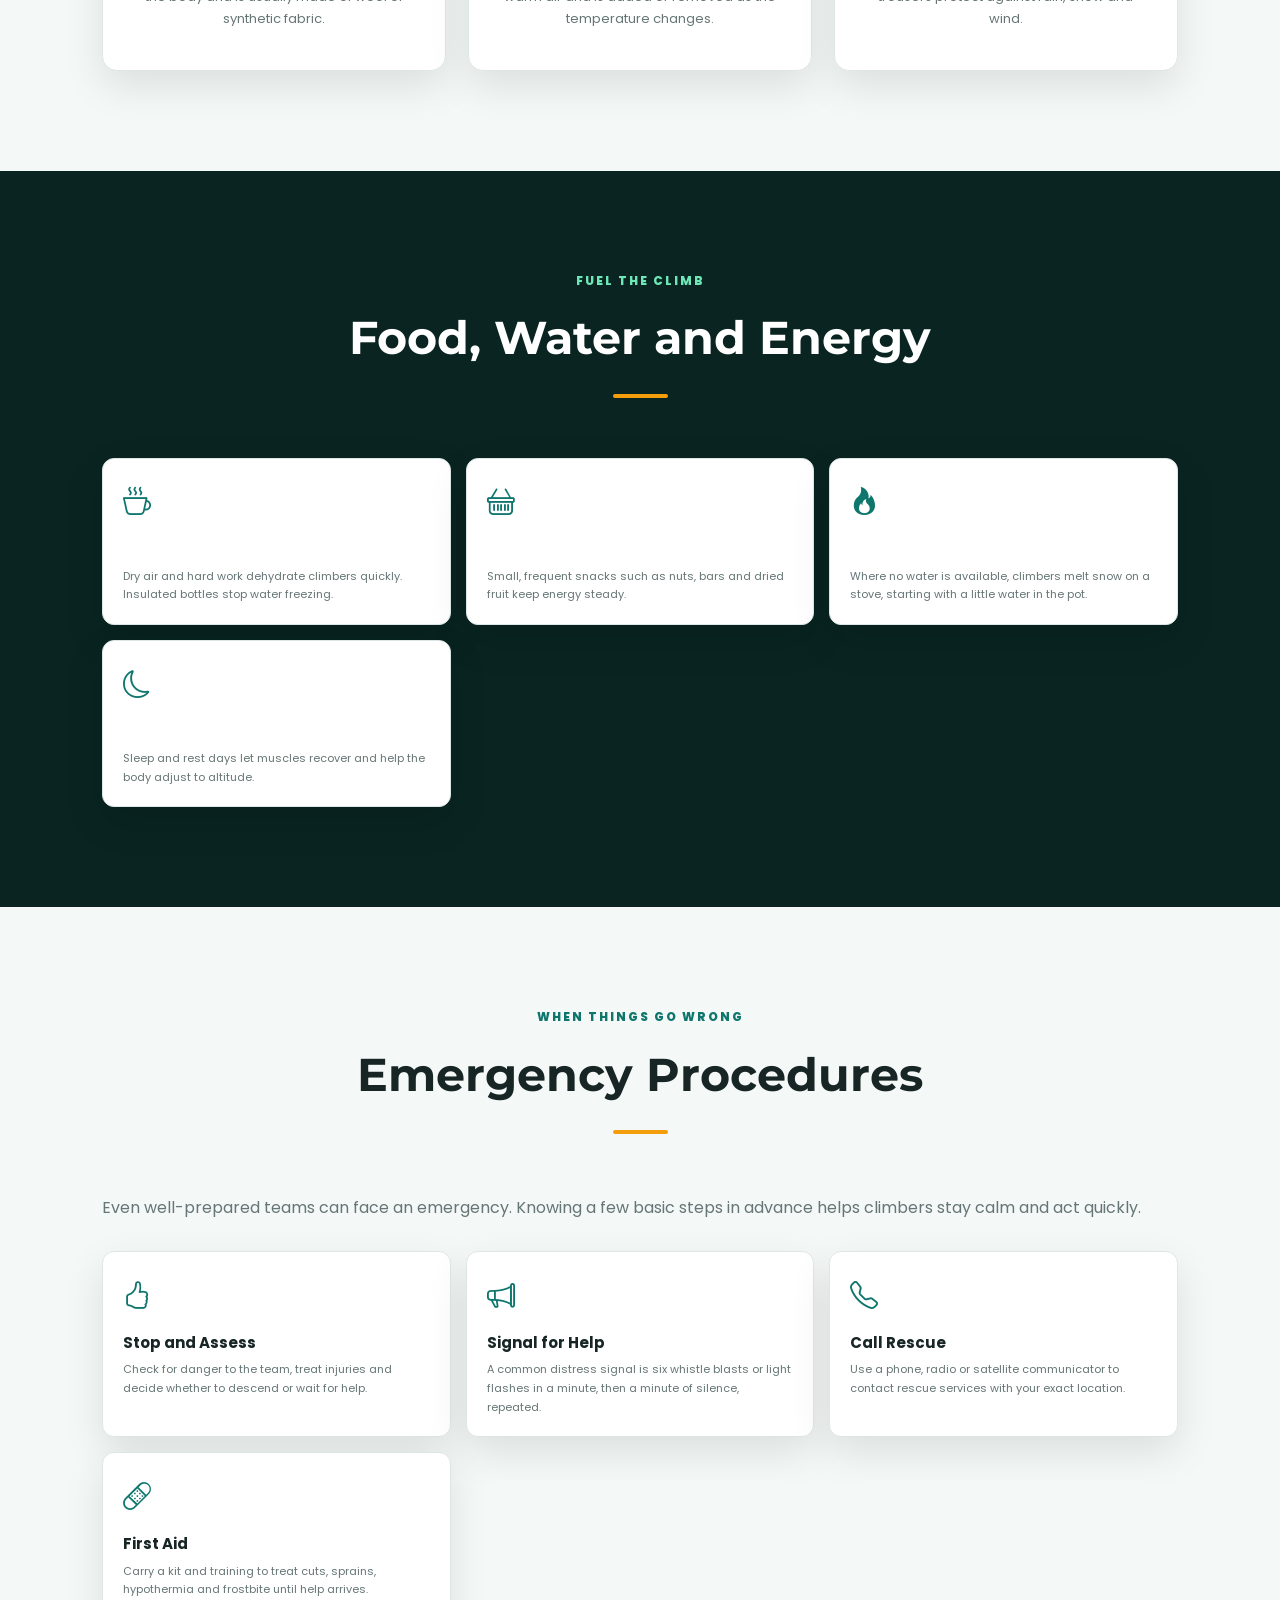
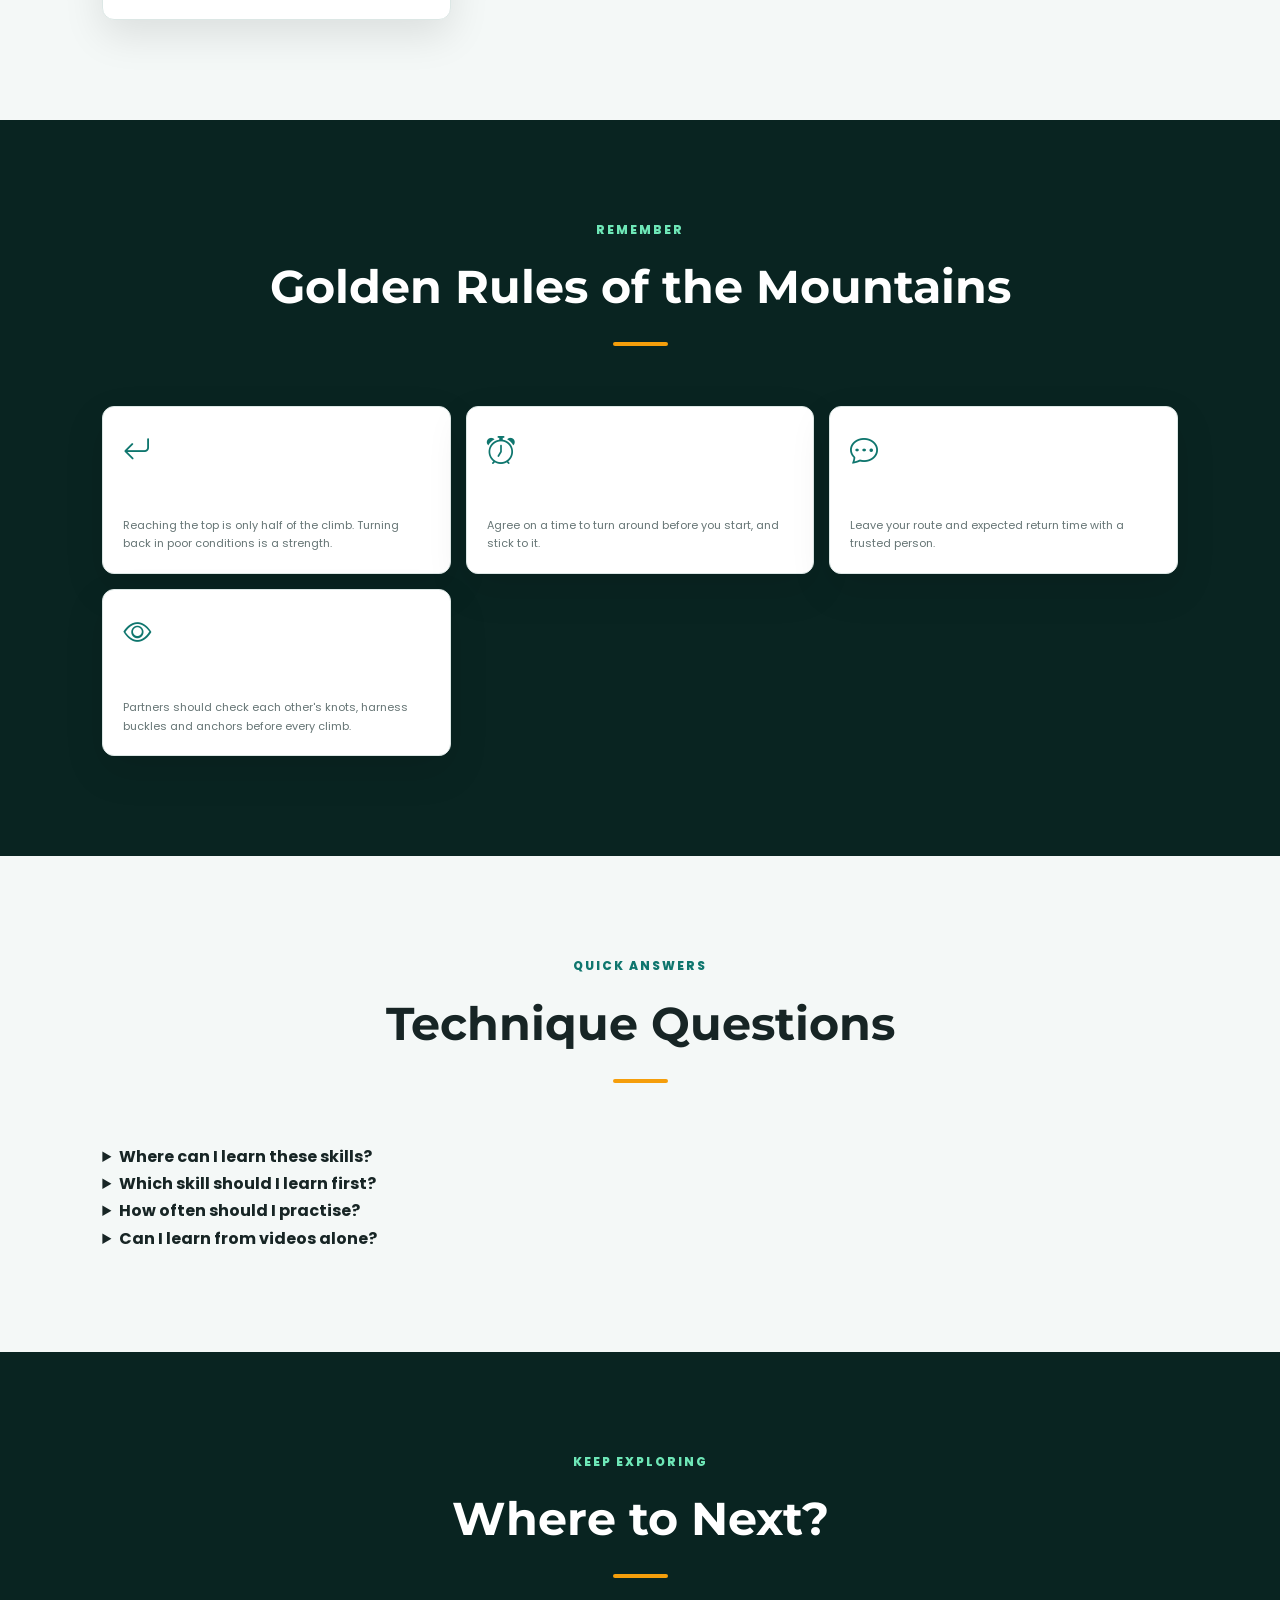
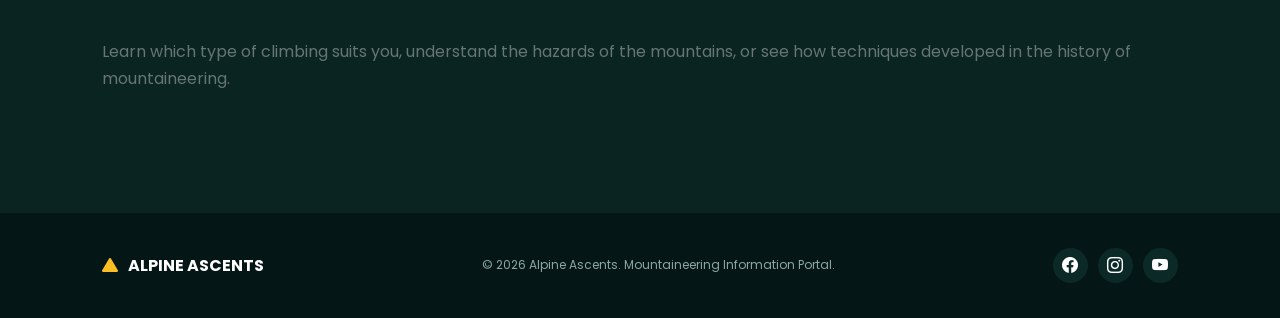
<file: techinque.html>
<!DOCTYPE html>
<html lang="en">

<head>
    <meta charset="UTF-8">
    <meta name="viewport" content="width=device-width, initial-scale=1.0">
    <title>Document</title>
    <title>Alpine Ascents | Mountaineering Portal</title>

    <link rel="icon" type="image/svg+xml"
        href="data:image/svg+xml,%3Csvg xmlns='http://www.w3.org/2000/svg' viewBox='0 0 64 64'%3E%3Crect width='64' height='64' rx='14' fill='%2316a34a'/%3E%3Cpath d='M32 14 L52 48 H12 Z' fill='white'/%3E%3C/svg%3E">
    <link rel="preconnect" href="https://fonts.googleapis.com">
    <link rel="preconnect" href="https://fonts.googleapis.com">
    <link rel="preconnect" href="https://fonts.gstatic.com" crossorigin>
    <link
        href="https://fonts.googleapis.com/css2?family=Montserrat:wght@400;500;600;700;800&family=Poppins:wght@400;500;600;700&display=swap"
        rel="stylesheet">

    <link rel="stylesheet" href="https://cdn.jsdelivr.net/npm/bootstrap-icons@1.11.3/font/bootstrap-icons.min.css">

    <link rel="stylesheet" href="style.css">
</head>

<body>


    <header class="header">

        <a href="#home" class="logo">
            <div class="logo-icon">
                <i class="bi bi-triangle-fill"></i>
            </div>

            <div>
                <h2>ALPINE</h2>
                <span>ASCENTS</span>
            </div>
        </a>

        <nav id="navbar">
            <a href="index.html" class="nav-link active">Home</a>
            <a href="about.html" class="nav-link">About</a>
            <a href="histroy.html" class="nav-link">History</a>
            <a href="types.html" class="nav-link">Types</a>
            <a href="techinque.html" class="nav-link">Techniques</a>
            <a href="herzaid.html" class="nav-link">Hazards</a>
            <a href="record.html" class="nav-link">Records</a>
            <a href="gallery.html" class="nav-link">Gallery</a>
            <a href="contact.html" class="nav-link">Contact</a>
        </nav>

        <div class="header-right">

            <div class="visitor">
                <i class="bi bi-people-fill"></i>
                <span>Visitors</span>
                <strong id="visitorCount">0</strong>
            </div>

            <button id="themeBtn" class="theme-btn" title="Toggle Theme">
                <i class="bi bi-moon-fill"></i>
            </button>

            <button id="menuBtn" class="menu-btn">
                <i class="bi bi-list"></i>
            </button>

        </div>

    </header>
    <!-- TECHNIQUES -->

    <section id="techniques" class="section technique-section">

        <div class="section-heading">
            <p>MASTER THE BASICS</p>
            <h2>Climbing Techniques</h2>
            <span></span>
        </div>

        <div class="technique-grid">

            <div class="technique-item">
                <span>01</span>
                <div>
                    <h3>Belaying</h3>
                    <p>
                        A rope-management technique used to protect
                        climbers from falling.
                    </p>
                </div>
            </div>

            <div class="technique-item">
                <span>02</span>
                <div>
                    <h3>Rappelling</h3>
                    <p>
                        Descending a steep route using a rope and
                        controlled friction system.
                    </p>
                </div>
            </div>

            <div class="technique-item">
                <span>03</span>
                <div>
                    <h3>Rope Climbing</h3>
                    <p>
                        Using ropes, anchors and equipment to navigate
                        difficult terrain safely.
                    </p>
                </div>
            </div>

            <div class="technique-item">
                <span>04</span>
                <div>
                    <h3>Navigation</h3>
                    <p>
                        Using maps, compass and GPS to plan and follow routes.
                    </p>
                </div>
            </div>

        </div>

    </section>
    <!-- SHELTER -->

    <section id="shelter" class="section">

        <div class="section-heading">
            <p>STAY SAFE</p>
            <h2>Mountain Sheltering</h2>
            <span></span>
        </div>

        <div class="shelter-grid">

            <div class="shelter-box">
                <i class="bi bi-house"></i>
                <h3>Mountain Huts</h3>
                <p>
                    Permanent or seasonal shelters providing protection
                    from harsh weather.
                </p>
            </div>

            <div class="shelter-box">
                <i class="bi bi-tent"></i>
                <h3>Camping Tents</h3>
                <p>
                    Lightweight tents provide temporary accommodation
                    during expeditions.
                </p>
            </div>

            <div class="shelter-box">
                <i class="bi bi-snow2"></i>
                <h3>Snow Shelters</h3>
                <p>
                    Snow shelters can provide emergency protection
                    from wind and cold.
                </p>
            </div>

        </div>

    </section>


    <!-- INTRO -->

    <section id="home" class="section">

        <div class="section-heading">
            <p>START HERE</p>
            <h2>Skills Before Summits</h2>
            <span></span>
        </div>

        <div class="about-text">

            <p>
                Mountaineering skills are learned in steps. Climbers practise
                each technique in safe, controlled places, such as a climbing
                gym, a small crag or a snow slope with a gentle runout, long
                before using it on a real mountain.
            </p>

            <p>
                The information on this page is an overview. These skills should
                be learned hands-on from a qualified instructor, because a
                mistake with a knot, anchor or rope system can have serious
                consequences.
            </p>

        </div>

    </section>

    <!-- TECHNIQUES -->

    <section id="techniques" class="section technique-section">

        <div class="section-heading">
            <p>MASTER THE BASICS</p>
            <h2>Climbing Techniques</h2>
            <span></span>
        </div>

        <div class="technique-grid">

            <div class="technique-item">
                <span>01</span>
                <div>
                    <h3>Belaying</h3>
                    <p>
                        A rope-management technique used to protect
                        climbers from falling.
                    </p>
                </div>
            </div>

            <div class="technique-item">
                <span>02</span>
                <div>
                    <h3>Rappelling</h3>
                    <p>
                        Descending a steep route using a rope and
                        controlled friction system.
                    </p>
                </div>
            </div>

            <div class="technique-item">
                <span>03</span>
                <div>
                    <h3>Rope Climbing</h3>
                    <p>
                        Using ropes, anchors and equipment to navigate
                        difficult terrain safely.
                    </p>
                </div>
            </div>

            <div class="technique-item">
                <span>04</span>
                <div>
                    <h3>Navigation</h3>
                    <p>
                        Using maps, compass and GPS to plan and follow routes.
                    </p>
                </div>
            </div>

            <div class="technique-item">
                <span>05</span>
                <div>
                    <h3>Ice Axe Self-Arrest</h3>
                    <p>
                        Stopping a slide on a snow slope by rolling onto the
                        axe and digging the pick into the surface.
                    </p>
                </div>
            </div>

            <div class="technique-item">
                <span>06</span>
                <div>
                    <h3>Crampon Technique</h3>
                    <p>
                        Placing all the points flat on snow or ice, keeping
                        the feet apart so the spikes do not catch clothing.
                    </p>
                </div>
            </div>

            <div class="technique-item">
                <span>07</span>
                <div>
                    <h3>Glacier Travel</h3>
                    <p>
                        Moving as a roped team with spacing between climbers,
                        so a fall into a hidden crevasse can be stopped.
                    </p>
                </div>
            </div>

            <div class="technique-item">
                <span>08</span>
                <div>
                    <h3>Crevasse Rescue</h3>
                    <p>
                        Building an anchor and using rope pulley systems to
                        haul a fallen climber out of a crevasse.
                    </p>
                </div>
            </div>

            <div class="technique-item">
                <span>09</span>
                <div>
                    <h3>Building Anchors</h3>
                    <p>
                        Creating a secure attachment point from rock, ice,
                        snow or removable gear, usually with a backup.
                    </p>
                </div>
            </div>

            <div class="technique-item">
                <span>10</span>
                <div>
                    <h3>Acclimatization</h3>
                    <p>
                        Gaining altitude gradually, often climbing high and
                        sleeping low, so the body can adapt to thinner air.
                    </p>
                </div>
            </div>

            <div class="technique-item">
                <span>11</span>
                <div>
                    <h3>Rest Step and Pacing</h3>
                    <p>
                        Pausing briefly on the straightened back leg with each
                        step to save energy on long, steep slopes.
                    </p>
                </div>
            </div>

            <div class="technique-item">
                <span>12</span>
                <div>
                    <h3>Avalanche Rescue</h3>
                    <p>
                        Searching for a buried partner with a beacon and probe,
                        then digging quickly with a shovel.
                    </p>
                </div>
            </div>

        </div>

    </section>

    <!-- KNOTS -->

    <section id="knots" class="section dark-section">

        <div class="section-heading">
            <p>TIE IT RIGHT</p>
            <h2>Essential Knots</h2>
            <span></span>
        </div>

        <div class="shelter-grid">

            <div class="shelter-box">
                <i class="bi bi-link-45deg"></i>
                <h3>Figure-Eight Follow-Through</h3>
                <p>
                    The standard knot for tying the rope to a harness.
                    It is strong and easy to check by eye.
                </p>
            </div>

            <div class="shelter-box">
                <i class="bi bi-link-45deg"></i>
                <h3>Clove Hitch</h3>
                <p>
                    An adjustable knot for attaching the rope to an anchor
                    with a carabiner.
                </p>
            </div>

            <div class="shelter-box">
                <i class="bi bi-link-45deg"></i>
                <h3>Prusik</h3>
                <p>
                    A friction hitch that grips the rope when loaded and
                    slides when released, used for rescue and backup.
                </p>
            </div>

            <div class="shelter-box">
                <i class="bi bi-link-45deg"></i>
                <h3>Double Fisherman's</h3>
                <p>
                    Joins two rope ends together, or closes a loop of cord
                    for a prusik.
                </p>
            </div>

            <div class="shelter-box">
                <i class="bi bi-link-45deg"></i>
                <h3>Munter Hitch</h3>
                <p>
                    A friction knot that can belay or lower a climber if a
                    belay device is dropped.
                </p>
            </div>

            <div class="shelter-box">
                <i class="bi bi-link-45deg"></i>
                <h3>Alpine Butterfly</h3>
                <p>
                    A loop in the middle of a rope, used to attach team
                    members on a glacier.
                </p>
            </div>

        </div>

    </section>

    <!-- SHELTER -->

    <section id="shelter" class="section">

        <div class="section-heading">
            <p>STAY SAFE</p>
            <h2>Mountain Sheltering</h2>
            <span></span>
        </div>

        <div class="shelter-grid">

            <div class="shelter-box">
                <i class="bi bi-house"></i>
                <h3>Mountain Huts</h3>
                <p>
                    Permanent or seasonal shelters providing protection
                    from harsh weather.
                </p>
            </div>

            <div class="shelter-box">
                <i class="bi bi-tent"></i>
                <h3>Camping Tents</h3>
                <p>
                    Lightweight tents provide temporary accommodation
                    during expeditions.
                </p>
            </div>

            <div class="shelter-box">
                <i class="bi bi-snow2"></i>
                <h3>Snow Shelters</h3>
                <p>
                    Snow shelters can provide emergency protection
                    from wind and cold.
                </p>
            </div>

            <div class="shelter-box">
                <i class="bi bi-moon-stars"></i>
                <h3>Bivouac Sacks</h3>
                <p>
                    A waterproof, windproof cover for a sleeping bag.
                    It is light enough to carry on fast climbs.
                </p>
            </div>

            <div class="shelter-box">
                <i class="bi bi-snow"></i>
                <h3>Snow Caves</h3>
                <p>
                    A hollow dug into a deep snowdrift. The snow insulates
                    from wind, and a small vent hole is needed for air.
                </p>
            </div>

            <div class="shelter-box">
                <i class="bi bi-people"></i>
                <h3>Emergency Group Shelters</h3>
                <p>
                    A large lightweight bag that a whole team can sit inside,
                    sharing body heat while waiting out a storm.
                </p>
            </div>

        </div>

    </section>

    <!-- WEATHER -->

    <section id="weather" class="section dark-section">

        <div class="section-heading">
            <p>READ THE SKY</p>
            <h2>Weather Awareness</h2>
            <span></span>
        </div>

        <div class="about-text">

            <p>
                Weather can change quickly in the mountains. Climbers check the
                forecast before they leave, then keep watching the sky,
                wind and temperature throughout the day.
            </p>

            <div class="info-cards">

                <div class="info-card">
                    <i class="bi bi-cloud-fog2"></i>
                    <h3>Lenticular Clouds</h3>
                    <p>Smooth, lens-shaped clouds over a summit often point to strong high-altitude winds.</p>
                </div>

                <div class="info-card">
                    <i class="bi bi-wind"></i>
                    <h3>Rising Wind</h3>
                    <p>A sudden increase in wind speed can signal an approaching front.</p>
                </div>

                <div class="info-card">
                    <i class="bi bi-speedometer"></i>
                    <h3>Falling Pressure</h3>
                    <p>A fast drop on a watch or altimeter usually means worsening weather.</p>
                </div>

                <div class="info-card">
                    <i class="bi bi-clock"></i>
                    <h3>Early Starts</h3>
                    <p>Many climbs begin before dawn to finish before afternoon storms and warming snow.</p>
                </div>

            </div>

        </div>

    </section>

    <!-- CLOTHING -->

    <section id="layers" class="section">

        <div class="section-heading">
            <p>STAY WARM AND DRY</p>
            <h2>The Layering System</h2>
            <span></span>
        </div>

        <div class="shelter-grid">

            <div class="shelter-box">
                <i class="bi bi-droplet"></i>
                <h3>Base Layer</h3>
                <p>
                    Next to the skin. It moves sweat away from the body and
                    is usually made of wool or synthetic fabric.
                </p>
            </div>

            <div class="shelter-box">
                <i class="bi bi-thermometer-half"></i>
                <h3>Insulation Layer</h3>
                <p>
                    Fleece or a down or synthetic jacket traps warm air and is
                    added or removed as the temperature changes.
                </p>
            </div>

            <div class="shelter-box">
                <i class="bi bi-shield"></i>
                <h3>Shell Layer</h3>
                <p>
                    A waterproof, windproof outer jacket and trousers protect
                    against rain, snow and wind.
                </p>
            </div>

        </div>

    </section>

    <!-- FOOD AND WATER -->

    <section id="nutrition" class="section dark-section">

        <div class="section-heading">
            <p>FUEL THE CLIMB</p>
            <h2>Food, Water and Energy</h2>
            <span></span>
        </div>

        <div class="info-cards">

            <div class="info-card">
                <i class="bi bi-cup-hot"></i>
                <h3>Drink Regularly</h3>
                <p>Dry air and hard work dehydrate climbers quickly. Insulated bottles stop water freezing.</p>
            </div>

            <div class="info-card">
                <i class="bi bi-basket"></i>
                <h3>Eat Often</h3>
                <p>Small, frequent snacks such as nuts, bars and dried fruit keep energy steady.</p>
            </div>

            <div class="info-card">
                <i class="bi bi-fire"></i>
                <h3>Melt Snow Safely</h3>
                <p>Where no water is available, climbers melt snow on a stove, starting with a little water in the pot.
                </p>
            </div>

            <div class="info-card">
                <i class="bi bi-moon"></i>
                <h3>Rest and Recover</h3>
                <p>Sleep and rest days let muscles recover and help the body adjust to altitude.</p>
            </div>

        </div>

    </section>

    <!-- EMERGENCY -->

    <section id="emergency" class="section">

        <div class="section-heading">
            <p>WHEN THINGS GO WRONG</p>
            <h2>Emergency Procedures</h2>
            <span></span>
        </div>

        <div class="about-text">

            <p>
                Even well-prepared teams can face an emergency. Knowing a few
                basic steps in advance helps climbers stay calm and act
                quickly.
            </p>

            <div class="info-cards">

                <div class="info-card">
                    <i class="bi bi-hand-thumbs-up"></i>
                    <h3>Stop and Assess</h3>
                    <p>Check for danger to the team, treat injuries and decide whether to descend or wait for help.</p>
                </div>

                <div class="info-card">
                    <i class="bi bi-megaphone"></i>
                    <h3>Signal for Help</h3>
                    <p>A common distress signal is six whistle blasts or light flashes in a minute, then a minute of
                        silence, repeated.</p>
                </div>

                <div class="info-card">
                    <i class="bi bi-telephone"></i>
                    <h3>Call Rescue</h3>
                    <p>Use a phone, radio or satellite communicator to contact rescue services with your exact location.
                    </p>
                </div>

                <div class="info-card">
                    <i class="bi bi-bandaid"></i>
                    <h3>First Aid</h3>
                    <p>Carry a kit and training to treat cuts, sprains, hypothermia and frostbite until help arrives.
                    </p>
                </div>

            </div>

        </div>

    </section>

    <!-- GOLDEN RULES -->

    <section id="rules" class="section dark-section">

        <div class="section-heading">
            <p>REMEMBER</p>
            <h2>Golden Rules of the Mountains</h2>
            <span></span>
        </div>

        <div class="info-cards">

            <div class="info-card">
                <i class="bi bi-arrow-return-left"></i>
                <h3>The Summit Is Optional</h3>
                <p>Reaching the top is only half of the climb. Turning back in poor conditions is a strength.</p>
            </div>

            <div class="info-card">
                <i class="bi bi-alarm"></i>
                <h3>Set a Turnaround Time</h3>
                <p>Agree on a time to turn around before you start, and stick to it.</p>
            </div>

            <div class="info-card">
                <i class="bi bi-chat-dots"></i>
                <h3>Tell Someone</h3>
                <p>Leave your route and expected return time with a trusted person.</p>
            </div>

            <div class="info-card">
                <i class="bi bi-eye"></i>
                <h3>Double-Check</h3>
                <p>Partners should check each other's knots, harness buckles and anchors before every climb.</p>
            </div>

        </div>

    </section>

    <!-- FAQ -->

    <section id="faq" class="section">

        <div class="section-heading">
            <p>QUICK ANSWERS</p>
            <h2>Technique Questions</h2>
            <span></span>
        </div>

        <div class="about-text">

            <details>
                <summary><strong>Where can I learn these skills?</strong></summary>
                <p>Join a basic mountaineering course with a certified guide or a mountaineering club. Many climbing
                    gyms also teach rope handling and belaying.</p>
            </details>

            <details>
                <summary><strong>Which skill should I learn first?</strong></summary>
                <p>Navigation and weather awareness, then rope handling, knots and belaying. Snow and ice skills come
                    after that.</p>
            </details>

            <details>
                <summary><strong>How often should I practise?</strong></summary>
                <p>Regularly. Rescue skills in particular fade quickly, so many climbers refresh them every season
                    before heading out.</p>
            </details>

            <details>
                <summary><strong>Can I learn from videos alone?</strong></summary>
                <p>Videos help with understanding, but safety skills need hands-on practice with someone who can check
                    your work.</p>
            </details>

        </div>

    </section>

    <!-- LEARN MORE -->

    <section class="section dark-section">

        <div class="section-heading">
            <p>KEEP EXPLORING</p>
            <h2>Where to Next?</h2>
            <span></span>
        </div>

        <div class="about-text">
            <p>
                Learn which <a href="types.html">type of climbing</a> suits you,
                understand the <a href="herzaid.html">hazards of the
                    mountains</a>, or see how techniques developed in the
                <a href="histroy.html">history of mountaineering</a>.
            </p>
        </div>

    </section>

    <!-- FOOTER -->

    <footer>

        <div class="footer-logo">
            <i class="bi bi-triangle-fill"></i>
            <strong>ALPINE ASCENTS</strong>
        </div>

        <p>
            © 2026 Alpine Ascents. Mountaineering Information Portal.
        </p>

        <div class="social-icons">

            <a href="#" aria-label="Facebook">
                <i class="bi bi-facebook"></i>
            </a>

            <a href="#" aria-label="Instagram">
                <i class="bi bi-instagram"></i>
            </a>

            <a href="#" aria-label="YouTube">
                <i class="bi bi-youtube"></i>
            </a>

        </div>

    </footer>


    <div class="ticker">

        <div class="ticker-content">

            <span>
                <i class="fa-regular fa-calendar"></i>
                Date:
                <b id="currentDate"></b>
            </span>

            <span>
                <i class="fa-regular fa-clock"></i>
                Time:
                <b id="currentTime"></b>
            </span>

            <span>
                <i class="fa-solid fa-location-dot"></i>
                Location:
                <b id="tickerLocation">Detecting...</b>
            </span>

            <span>
                Welcome to Alpine Ascents - Your Mountaineering
                Information Portal
            </span>

        </div>

    </div>

    <script src="script.js"></script>
</body>

</html>
</file>
<file: style.css>
:root {
    --primary: #0f766e;
    --primary-dark: #064e4b;
    --accent: #f59e0b;
    --dark: #071b1a;
    --dark-2: #0b2927;
    --text: #172525;
    --muted: #667575;
    --white: #ffffff;
    --light: #f4f8f7;
    --border: #dce7e5;
    --shadow: 0 15px 40px rgba(0, 0, 0, .10);
}

* {
    margin: 0;
    padding: 0;
    box-sizing: border-box;
}

html {
    scroll-behavior: smooth;
    scroll-padding-top: 85px;
}

body {
    font-family: "Poppins", sans-serif;
    background: var(--light);
    color: var(--text);
    line-height: 1.7;
    overflow-x: hidden;
}

body.dark {
    --light: #071b1a;
    --white: #0d2725;
    --text: #edf7f5;
    --muted: #b5c7c5;
    --border: #1d3c39;
    --shadow: 0 15px 40px rgba(0, 0, 0, .35);

    background: #071b1a;
    color: #edf7f5;
}

a {
    color: inherit;
    text-decoration: none;
}

img {
    display: block;
    width: 100%;
}

button {
    font-family: inherit;
}


/* HEADER */

.header {
    position: fixed;
    top: 0;
    left: 0;
    width: 100%;
    height: 78px;
    z-index: 9999;

    display: flex;
    align-items: center;
    justify-content: space-between;

    padding: 0 5%;

    background: rgba(255, 255, 255, .94);
    backdrop-filter: blur(15px);

    border-bottom: 1px solid rgba(0, 0, 0, .06);
}

.dark .header {
    background: rgba(7, 27, 26, .94);
    border-color: #1d3c39;
}

.logo {
    display: flex;
    align-items: center;
    gap: 10px;
    flex-shrink: 0;
}

.logo-icon {
    width: 42px;
    height: 42px;

    display: grid;
    place-items: center;

    background: var(--primary);
    color: white;

    border-radius: 10px;
}

.logo h2 {
    font-family: "Montserrat", sans-serif;
    font-size: 18px;
    line-height: 1;
    letter-spacing: 2px;
}

.logo span {
    font-size: 9px;
    font-weight: 700;
    letter-spacing: 5px;
    color: var(--primary);
}

nav {
    display: flex;
    align-items: center;
    gap: 20px;
}

.nav-link {
    font-size: 12px;
    font-weight: 600;
    transition: .3s;
    position: relative;
}

.nav-link:hover,
.nav-link.active {
    color: var(--primary);
}

.nav-link.active::after {
    content: "";
    position: absolute;
    left: 0;
    bottom: -8px;
    width: 100%;
    height: 2px;
    background: var(--primary);
}

.header-right {
    display: flex;
    align-items: center;
    gap: 12px;
}

.visitor {
    display: flex;
    align-items: center;
    gap: 7px;
    font-size: 11px;
    color: var(--muted);
}

.visitor strong {
    color: var(--primary);
}

.theme-btn,
.menu-btn {
    border: none;
    background: transparent;
    cursor: pointer;
    font-size: 18px;
    color: var(--text);
}

.menu-btn {
    display: none;
}


/* BUTTONS */

.btn {
    display: inline-flex;
    align-items: center;
    justify-content: center;
    gap: 10px;

    padding: 13px 22px;

    border-radius: 7px;

    font-size: 13px;
    font-weight: 700;

    transition: .3s;
    cursor: pointer;
}

.primary-btn {
    background: var(--primary);
    color: white;
}

.primary-btn:hover {
    background: var(--primary-dark);
    transform: translateY(-3px);
}

.secondary-btn {
    border: 1px solid rgba(255, 255, 255, .7);
    color: white;
}

.secondary-btn:hover {
    background: white;
    color: var(--primary);
}


/* HERO */

.hero {
    min-height: 100vh;

    position: relative;

    display: flex;
    align-items: center;

    padding: 130px 8% 100px;

    background:
        linear-gradient(90deg, rgba(4, 27, 25, .88), rgba(4, 27, 25, .35)),
        url("https://images.unsplash.com/photo-1464822759023-fed622ff2c3b?auto=format&fit=crop&w=2000&q=90")
        center/cover no-repeat;

    color: white;
}

.hero-content {
    max-width: 720px;
    position: relative;
    z-index: 2;
}

.small-title {
    color: #6ee7b7;
    font-weight: 700;
    letter-spacing: 2px;
    font-size: 13px;
    margin-bottom: 20px;
}

.hero h1 {
    font-family: "Montserrat", sans-serif;
    font-size: clamp(48px, 7vw, 88px);
    line-height: 1.03;
    margin-bottom: 25px;
}

.hero h1 span {
    color: #fbbf24;
}

.hero-content > p:not(.small-title) {
    max-width: 650px;
    color: #e3eeee;
    font-size: 16px;
}

.hero-buttons {
    display: flex;
    flex-wrap: wrap;
    gap: 12px;
    margin-top: 30px;
}


/* SECTIONS */

.section {
    padding: 100px 8%;
    background: var(--light);
}

.dark-section {
    background: #092421;
    color: white;
}

.section-heading {
    text-align: center;
    margin-bottom: 60px;
}

.section-heading p {
    color: var(--primary);
    font-size: 12px;
    font-weight: 800;
    letter-spacing: 2px;
}

.dark-section .section-heading p {
    color: #6ee7b7;
}

.section-heading h2 {
    font-family: "Montserrat", sans-serif;
    font-size: clamp(30px, 4vw, 46px);
    margin: 8px 0 16px;
}

.section-heading span {
    display: block;
    width: 55px;
    height: 4px;
    background: var(--accent);
    margin: auto;
    border-radius: 10px;
}


/* ABOUT */

.about-grid {
    max-width: 1200px;
    margin: auto;

    display: grid;
    grid-template-columns: 1fr 1fr;
    gap: 60px;

    align-items: center;
}

.about-text > p {
    margin-bottom: 20px;
    color: var(--muted);
}

.info-cards {
    display: grid;
    grid-template-columns: repeat(3, 1fr);
    gap: 15px;
    margin-top: 30px;
}

.info-card {
    padding: 20px;
    background: var(--white);
    border: 1px solid var(--border);
    border-radius: 12px;
    box-shadow: var(--shadow);
}

.info-card i {
    color: var(--primary);
    font-size: 28px;
}

.info-card h3 {
    font-size: 15px;
    margin: 10px 0 5px;
}

.info-card p {
    font-size: 11px;
    color: var(--muted);
}

.about-image {
    height: 480px;
    border-radius: 20px;
    overflow: hidden;
    position: relative;
    box-shadow: var(--shadow);
}

.about-image img {
    height: 100%;
    object-fit: cover;
}

.image-label {
    position: absolute;
    left: 20px;
    right: 20px;
    bottom: 20px;

    padding: 18px;

    background: rgba(0, 0, 0, .65);
    backdrop-filter: blur(8px);

    border-radius: 10px;
    color: white;

    display: flex;
    flex-direction: column;
}

.image-label span {
    font-size: 12px;
    color: #d7e3e1;
}


/* ===== DARK MODE ===== */

body.dark {
    background-color: #101820;
    color: #f5f5f5;
}

body.dark .header {
    background-color: #101820;
    color: #ffffff;
}

body.dark .section {
    background-color: #101820;
    color: #f5f5f5;
}

body.dark .dark-section {
    background-color: #0b1218;
    color: #f5f5f5;
}

body.dark .info-card,
body.dark .timeline-content {
    background-color: #182630;
    color: #f5f5f5;
}

body.dark .info-card p,
body.dark .timeline-content p,
body.dark .about-text p {
    color: #d0d7de;
}

body.dark footer {
    background-color: #0b1218;
    color: #f5f5f5;
}

/* ===== SMOOTH TRANSITION ===== */

body,
.header,
.section,
.info-card,
.timeline-content,
footer {
    transition: background-color 0.3s ease, color 0.3s ease;
}
/* ===== TIMELINE FIX =====
   Is poore block ko style.css ke BILKUL AAKHIR mein paste karein
   (sab se neeche, @media (prefers-reduced-motion) block ke baad).
   Ye purane aur duplicate timeline rules ko override kar deta hai. */

.timeline {
    position: relative;
    max-width: 820px;
    margin: 0 auto;
    padding: 0 0 0 36px;
    border-left: 0;
}

/* Ek hi vertical line */
.timeline::before {
    content: "";
    position: absolute;
    top: 6px;
    bottom: 6px;
    left: 0;
    width: 3px;
    border-radius: 3px;
    background: var(--aa-accent, #2563eb);
}

.timeline-item {
    display: block;              /* purana grid band */
    grid-template-columns: none;
    gap: 0;
    position: relative;
    margin-bottom: 28px;
    padding: 20px 24px;
    background: var(--white);
    border: 1px solid var(--border);
    border-radius: 12px;
    animation: none;
}

.timeline-item:last-child {
    margin-bottom: 0;
}

/* Line par dot */
.timeline-item::before {
    content: "";
    position: absolute;
    top: 24px;
    left: -44px;
    width: 17px;
    height: 17px;
    border-radius: 50%;
    background: var(--aa-accent, #2563eb);
    border: 3px solid var(--light);
    box-shadow: 0 0 0 2px var(--aa-accent, #2563eb);
}

.timeline-item b {
    display: block;
    margin-bottom: 4px;
    font-family: "Montserrat", sans-serif;
    font-size: 1.25rem;
    color: var(--aa-accent, #2563eb);
}

.timeline-item h3 {
    margin: 0 0 6px;
}

.timeline-item p {
    margin: 0;
    max-width: none;
    line-height: 1.65;
    color: var(--muted);
}

@media (max-width: 600px) {
    .timeline {
        padding-left: 28px;
    }

    .timeline::before {
        left: 0;
    }

    .timeline-item {
        grid-template-columns: none;
        gap: 0;
        padding: 16px;
    }

    .timeline-item::before {
        left: -36px;
    }
}


/* CARDS */

.cards-grid,
.hazard-grid,
.shelter-grid,
.organization-grid {
    max-width: 1200px;
    margin: auto;

    display: grid;
    grid-template-columns: repeat(4, 1fr);
    gap: 22px;
}

.mountain-card {
    overflow: hidden;
    background: var(--white);
    border: 1px solid var(--border);
    border-radius: 15px;
    box-shadow: var(--shadow);
    transition: .35s;
}

.mountain-card:hover {
    transform: translateY(-8px);
}

.mountain-card > img {
    height: 210px;
    object-fit: cover;
}

.card-body {
    padding: 22px;
}

.card-icon {
    width: 45px;
    height: 45px;

    display: grid;
    place-items: center;

    background: #d9f5ef;
    color: var(--primary);

    border-radius: 10px;
    font-size: 20px;
    margin-bottom: 15px;
}

.card-body h3 {
    margin-bottom: 8px;
}

.card-body p {
    color: var(--muted);
    font-size: 13px;
}


/* TECHNIQUES */

.technique-section {
    background: #e8f2f0;
}

.dark .technique-section {
    background: #0a2623;
}

.technique-grid {
    max-width: 1100px;
    margin: auto;

    display: grid;
    grid-template-columns: 1fr 1fr;
    gap: 20px;
}

.technique-item {
    display: flex;
    gap: 20px;

    padding: 28px;

    background: var(--white);
    border: 1px solid var(--border);
    border-radius: 12px;
}

.technique-item > span {
    font-family: "Montserrat";
    color: var(--primary);
    font-weight: 800;
    font-size: 25px;
}

.technique-item h3 {
    margin-bottom: 6px;
}

.technique-item p {
    color: var(--muted);
    font-size: 13px;
}


/* SHELTER */

.shelter-grid {
    grid-template-columns: repeat(3, 1fr);
}

.shelter-box,
.organization-card {
    text-align: center;
    padding: 40px 25px;

    background: var(--white);
    border: 1px solid var(--border);
    border-radius: 15px;

    box-shadow: var(--shadow);
}

.shelter-box i,
.organization-card i {
    font-size: 45px;
    color: var(--primary);
}

.shelter-box h3,
.organization-card h3 {
    margin: 15px 0 8px;
}

.shelter-box p,
.organization-card p {
    color: var(--muted);
    font-size: 13px;
}


/* HAZARDS */

.hazard-section {
    background: #fff7ed;
}

.dark .hazard-section {
    background: #24170b;
}

.hazard-grid {
    grid-template-columns: repeat(4, 1fr);
}

.hazard-card {
    padding: 30px 20px;
    text-align: center;

    background: var(--white);
    border-radius: 15px;

    border: 1px solid #fed7aa;
}

.hazard-card i {
    color: #ea580c;
    font-size: 38px;
}

.hazard-card h3 {
    margin: 12px 0 6px;
}

.hazard-card p {
    color: var(--muted);
    font-size: 13px;
}


/* RECORDS */

.records-section {
    background: #092421;
    color: white;
}

.record-grid {
    max-width: 1100px;
    margin: auto;

    display: grid;
    grid-template-columns: repeat(4, 1fr);
    gap: 20px;
}

.record-card {
    padding: 35px 20px;
    text-align: center;

    border: 1px solid rgba(255,255,255,.1);
    background: rgba(255,255,255,.04);

    border-radius: 15px;
}

.record-number {
    font-family: "Montserrat";
    font-size: 35px;
    font-weight: 800;
    color: #fbbf24;
}

.record-card h3 {
    margin: 8px 0;
}

.record-card p {
    color: #aec5c1;
    font-size: 12px;
}


/* ORGANIZATIONS */

.organization-grid {
    grid-template-columns: repeat(3, 1fr);
}

.map-box {
    max-width: 1000px;
    margin: 45px auto 0;

    padding: 50px;
    text-align: center;

    border-radius: 18px;

    background:
        linear-gradient(rgba(7, 54, 50, .88), rgba(7, 54, 50, .88)),
        url("https://images.unsplash.com/photo-1500534623283-312aade485b7?auto=format&fit=crop&w=1500&q=85")
        center/cover;

    color: white;
}

.map-box > i {
    font-size: 45px;
    color: #fbbf24;
}

.map-box p {
    margin: 10px 0 20px;
    color: #d3e1df;
}


/* SUCCESS */

.success-section {
    min-height: 550px;

    display: flex;
    align-items: center;

    padding: 80px 8%;

    color: white;

    background:
        linear-gradient(rgba(3, 25, 23, .8), rgba(3, 25, 23, .8)),
        url("https://images.unsplash.com/photo-1464278533981-50106e6176b1?auto=format&fit=crop&w=2000&q=90")
        center/cover fixed;
}

.success-content {
    max-width: 650px;
}

.success-content > p:first-child {
    color: #fbbf24;
    font-size: 12px;
    font-weight: 800;
    letter-spacing: 2px;
}

.success-content h2 {
    font-family: "Montserrat";
    font-size: clamp(35px, 5vw, 60px);
    line-height: 1.1;
    margin: 15px 0;
}

.success-content p {
    color: #d8e4e2;
    margin-bottom: 25px;
}


/* GALLERY */

.gallery-grid {
    max-width: 1200px;
    margin: auto;

    display: grid;
    grid-template-columns: repeat(3, 1fr);
    grid-auto-rows: 260px;
    gap: 15px;
}

.gallery-item {
    position: relative;
    overflow: hidden;
    border-radius: 12px;
}

.gallery-item.large {
    grid-row: span 2;
}

.gallery-item img {
    width: 100%;
    height: 100%;
    object-fit: cover;
    transition: .5s;
}

.gallery-item:hover img {
    transform: scale(1.08);
}

.gallery-caption {
    position: absolute;
    left: 0;
    right: 0;
    bottom: 0;

    padding: 18px;

    background: linear-gradient(transparent, rgba(0,0,0,.85));

    color: white;
    font-weight: 700;
}


/* GUIDELINES */

.guidelines-section {
    background: #eaf4f2;
}

.dark .guidelines-section {
    background: #0a2623;
}

.guideline-list {
    max-width: 850px;
    margin: auto;
}

.guideline-list > div {
    display: flex;
    gap: 15px;
    align-items: flex-start;

    padding: 18px;

    margin-bottom: 12px;

    background: var(--white);
    border-radius: 10px;
    border: 1px solid var(--border);
}

.guideline-list i {
    color: var(--primary);
    font-size: 20px;
}

.guideline-list p {
    color: var(--muted);
    font-size: 14px;
}


/* CONTACT */

.contact-section {
    padding: 100px 8%;
    text-align: center;

    color: white;

    background:
        linear-gradient(135deg, #075e57, #052f2c);
}

.contact-content {
    max-width: 700px;
    margin: auto;
}

.contact-content > p:first-child {
    color: #fbbf24;
    font-weight: 800;
    letter-spacing: 2px;
    font-size: 12px;
}

.contact-content h2 {
    font-family: "Montserrat";
    font-size: clamp(35px, 5vw, 55px);
    margin: 10px 0;
}

.contact-content p {
    color: #cce1de;
}

.contact-buttons {
    margin-top: 30px;

    display: flex;
    justify-content: center;
    gap: 12px;
    flex-wrap: wrap;
}


/* FOOTER */

footer {
    background: #041615;
    color: white;

    padding: 35px 8%;

    display: flex;
    align-items: center;
    justify-content: space-between;
    gap: 20px;

    flex-wrap: wrap;
}

.footer-logo {
    display: flex;
    align-items: center;
    gap: 10px;
}

.footer-logo i {
    color: #fbbf24;
}

footer p {
    color: #8da8a4;
    font-size: 12px;
}

.social-icons {
    display: flex;
    gap: 10px;
}

.social-icons a {
    width: 35px;
    height: 35px;

    display: grid;
    place-items: center;

    background: #0b2927;
    border-radius: 50%;

    transition: .3s;
}

.social-icons a:hover {
    background: var(--primary);
    transform: translateY(-3px);
}


/* TICKER */
.ticker {
    position: fixed;
    bottom: 0;
    left: 0;
    width: 100%;
    height: 42px;
    background:  #133f3b;
    color: #f8f5f5;
    z-index: 1000;
    overflow: hidden;
}

.ticker-content {
    height: 42px;
    display: flex;
    align-items: center;
    gap: 45px;
    white-space: nowrap;

    animation: tickerMove 25s linear infinite;
}

.ticker-content span {
    font-weight: bold;
}

@keyframes tickerMove {

    0% {
        transform: translateX(100%);
    }

    100% {
        transform: translateX(-100%);
    }

}


/* RESPONSIVE */

@media (max-width: 1200px) {

    nav {
        gap: 12px;
    }

    .nav-link {
        font-size: 11px;
    }

    .header {
        padding: 0 3%;
    }

    .cards-grid,
    .hazard-grid {
        grid-template-columns: repeat(2, 1fr);
    }

    .record-grid {
        grid-template-columns: repeat(2, 1fr);
    }

}


@media (max-width: 900px) {

    .menu-btn {
        display: block;
    }

    .visitor {
        display: none;
    }

    nav {
        position: fixed;
        top: 78px;
        left: 0;
        width: 100%;

        padding: 25px;

        display: none;
        flex-direction: column;
        align-items: flex-start;

        background: var(--white);

        border-top: 1px solid var(--border);

        box-shadow: var(--shadow);
    }

    nav.open {
        display: flex;
    }

    .nav-link {
        width: 100%;
        padding: 8px 0;
        font-size: 14px;
    }

    .nav-link.active::after {
        display: none;
    }

    .about-grid {
        grid-template-columns: 1fr;
    }

    .about-image {
        height: 400px;
    }

    .info-cards {
        grid-template-columns: 1fr;
    }

    .technique-grid {
        grid-template-columns: 1fr;
    }

    .shelter-grid,
    .organization-grid {
        grid-template-columns: 1fr;
    }

    .gallery-grid {
        grid-template-columns: 1fr 1fr;
    }

}


@media (max-width: 600px) {

    .header {
        height: 68px;
    }

    nav {
        top: 68px;
    }

    .logo h2 {
        font-size: 15px;
    }

    .logo-icon {
        width: 36px;
        height: 36px;
    }

    .hero {
        padding: 120px 6% 100px;
    }

    .hero h1 {
        font-size: 48px;
    }

    .section {
        padding: 75px 6%;
    }

    .section-heading {
        margin-bottom: 40px;
    }

    .cards-grid,
    .hazard-grid,
    .record-grid,
    .gallery-grid {
        grid-template-columns: 1fr;
    }

    .gallery-grid {
        grid-auto-rows: 250px;
    }

    .gallery-item.large {
        grid-row: span 1;
    }

    .timeline::before {
        left: 65px;
    }

    .timeline-item {
        grid-template-columns: 65px 1fr;
        gap: 20px;
    }

    .timeline-year {
        font-size: 14px;
    }

    .timeline-content {
        padding: 18px;
    }

    .map-box {
        padding: 35px 20px;
    }

    .success-section {
        padding: 75px 6%;
    }

    footer {
        text-align: center;
        justify-content: center;
    }

    .ticker {
        height: 38px;
    }

    .ticker-label {
        min-width: 65px;
    }

    .ticker-content {
        gap: 20px;
    }

}

/* ===== PREMIUM WEBSITE ANIMATIONS ===== */

/* Smooth page scrolling */
html {
    scroll-behavior: smooth;
}

/* Card animation */
.info-card,
.mountain-card,
.technique-item,
.shelter-box,
.hazard-card,
.record-card,
.organization-card {
    position: relative;
    overflow: hidden;
    transition: all 0.4s ease;
    animation: fadeUp 0.8s ease both;
}

/* Hover effect on every card */
.info-card:hover,
.mountain-card:hover,
.technique-item:hover,
.shelter-box:hover,
.hazard-card:hover,
.record-card:hover,
.organization-card:hover {
    transform: translateY(-12px) scale(1.03);
    box-shadow: 0 18px 35px rgba(0, 0, 0, 0.25);
}

/* Golden glowing border */
.info-card:hover,
.mountain-card:hover,
.technique-item:hover,
.shelter-box:hover,
.hazard-card:hover,
.record-card:hover,
.organization-card:hover {
    outline: 1px solid #d9b76c;
}

/* Picture animation */
.mountain-card img,
.gallery-item img,
.about-image img {
    transition: transform 0.7s ease, filter 0.7s ease;
}

/* Zoom and brighten pictures */
.mountain-card:hover img,
.gallery-item:hover img,
.about-image:hover img {
    transform: scale(1.12);
    filter: brightness(1.12) saturate(1.2);
}

/* Animated card icons */
.info-card i,
.card-icon,
.shelter-box i,
.hazard-card i,
.organization-card i {
    display: inline-block;
    transition: transform 0.4s ease;
}

.info-card:hover i,
.mountain-card:hover .card-icon,
.shelter-box:hover i,
.hazard-card:hover i,
.organization-card:hover i {
    transform: rotate(10deg) scale(1.2);
}

/* Gallery image lift */
.gallery-item {
    overflow: hidden;
    transition: transform 0.4s ease, box-shadow 0.4s ease;
}

.gallery-item:hover {
    transform: translateY(-8px);
    box-shadow: 0 18px 35px rgba(0, 0, 0, 0.3);
}

/* Button animation */
.btn {
    transition: transform 0.3s ease, box-shadow 0.3s ease;
}

.btn:hover {
    transform: translateY(-4px);
    box-shadow: 0 8px 22px rgba(217, 183, 108, 0.35);
}

/* Hero text entrance */
.hero-content {
    animation: heroEnter 1.2s ease-out both;
}

/* Keyframes */
@keyframes fadeUp {
    from {
        opacity: 0;
        transform: translateY(30px);
    }

    to {
        opacity: 1;
        transform: translateY(0);
    }
}

@keyframes heroEnter {
    from {
        opacity: 0;
        transform: translateY(40px);
    }

    to {
        opacity: 1;
        transform: translateY(0);
    }
}

/* Card entrance delays */
.info-card:nth-child(2),
.mountain-card:nth-child(2),
.hazard-card:nth-child(2),
.record-card:nth-child(2) {
    animation-delay: 0.15s;
}

.info-card:nth-child(3),
.mountain-card:nth-child(3),
.hazard-card:nth-child(3),
.record-card:nth-child(3) {
    animation-delay: 0.3s;
}

.mountain-card:nth-child(4),
.hazard-card:nth-child(4),
.record-card:nth-child(4) {
    animation-delay: 0.45s;
}

/* Accessibility */
@media (prefers-reduced-motion: reduce) {
    *,
    *::before,
    *::after {
        animation: none !important;
        transition: none !important;
        scroll-behavior: auto !important;
    }
}
/* Styles for the sections added to index.html.
   Colors use neutral transparencies and inherit text color,
   so they work with both your light and dark themes.
   Change --aa-accent to match your existing accent color. */

:root {
    --aa-accent: #2563eb;
    --aa-line: rgba(127, 127, 127, 0.28);
    --aa-soft: rgba(127, 127, 127, 0.08);
    --aa-radius: 12px;
}

/* Hero */
.hero-banner {
    padding: 80px 6% 40px;
    scroll-margin-top: 90px;
}

.hero-banner-text {
    max-width: 760px;
}

.hero-kicker {
    font-weight: 600;
    margin-bottom: 12px;
    color: var(--aa-accent);
}

.hero-banner h1 {
    font-family: "Montserrat", sans-serif;
    font-size: clamp(2rem, 5vw, 3.6rem);
    line-height: 1.12;
    margin-bottom: 18px;
}

.hero-banner-text > p:not(.hero-kicker) {
    font-size: 1.08rem;
    line-height: 1.7;
    max-width: 62ch;
}

.hero-buttons {
    display: flex;
    flex-wrap: wrap;
    gap: 14px;
    margin-top: 28px;
}

.btn-main,
.btn-outline {
    display: inline-block;
    padding: 13px 26px;
    border-radius: 999px;
    font-weight: 600;
    text-decoration: none;
    border: 2px solid var(--aa-accent);
    transition: background 0.2s, color 0.2s;
}

.btn-main {
    background: var(--aa-accent);
    color: #fff;
}

.btn-main:hover {
    filter: brightness(1.1);
}

.btn-outline {
    color: inherit;
}

.btn-outline:hover {
    background: var(--aa-accent);
    color: #fff;
}

.stats-row {
    display: grid;
    grid-template-columns: repeat(auto-fit, minmax(170px, 1fr));
    gap: 18px;
    margin-top: 52px;
}

.stat {
    padding: 20px;
    border: 1px solid var(--aa-line);
    border-radius: var(--aa-radius);
}

.stat strong {
    display: block;
    font-family: "Montserrat", sans-serif;
    font-size: 1.9rem;
}

.stat span {
    font-size: 0.92rem;
    opacity: 0.8;
}

/* Wider info-card row for sections without an image beside them */
.wide-cards {
    display: grid;
    grid-template-columns: repeat(auto-fit, minmax(220px, 1fr));
    gap: 20px;
    margin-top: 10px;
}

/* Section anchors clear the sticky header */
#history, #types, #techniques, #hazards, #records, #gallery, #faq {
    scroll-margin-top: 90px;
}

/* Timeline */
.timeline {
    position: relative;
    max-width: 820px;
    margin: 0 auto;
    padding-left: 30px;
    border-left: 3px solid var(--aa-accent);
}

.timeline-item {
    position: relative;
    margin-bottom: 34px;
}

.timeline-item::before {
    content: "";
    position: absolute;
    left: -39px;
    top: 6px;
    width: 15px;
    height: 15px;
    border-radius: 50%;
    background: var(--aa-accent);
}

.timeline-item b {
    font-family: "Montserrat", sans-serif;
    font-size: 1.3rem;
    color: var(--aa-accent);
}

.timeline-item h3 {
    margin: 4px 0 6px;
}

.timeline-item p {
    line-height: 1.65;
    max-width: 65ch;
}

/* Content cards (types, hazards) */
.card-grid {
    display: grid;
    grid-template-columns: repeat(auto-fit, minmax(260px, 1fr));
    gap: 22px;
}

.content-card {
    padding: 26px;
    border: 1px solid var(--aa-line);
    border-radius: var(--aa-radius);
    background: var(--aa-soft);
}

.content-card > i {
    font-size: 1.9rem;
    color: var(--aa-accent);
}

.content-card h3 {
    margin: 12px 0 8px;
}

.content-card p {
    line-height: 1.6;
}

.content-card.hazard {
    border-left: 4px solid #e5484d;
}

.content-card.hazard > i {
    color: #e5484d;
}

.level {
    display: inline-block;
    margin-top: 14px;
    padding: 4px 12px;
    border-radius: 999px;
    font-size: 0.8rem;
    font-weight: 600;
    border: 1px solid currentColor;
}

.level-easy { color: #2f9e44; }
.level-mid  { color: #d9822b; }
.level-hard { color: #e5484d; }

/* Techniques */
.check-list {
    list-style: none;
    padding: 0;
    margin: 0;
}

.check-list li {
    display: flex;
    gap: 14px;
    margin-bottom: 20px;
}

.check-list li > i {
    color: var(--aa-accent);
    font-size: 1.2rem;
    margin-top: 3px;
}

.check-list p {
    margin-top: 4px;
    line-height: 1.55;
}

.gear-box {
    padding: 28px;
    border: 1px solid var(--aa-line);
    border-radius: var(--aa-radius);
    background: var(--aa-soft);
    align-self: start;
}

.gear-box h3 {
    display: flex;
    align-items: center;
    gap: 10px;
    margin-bottom: 14px;
}

.gear-box ul {
    margin: 0;
    padding-left: 20px;
    line-height: 1.9;
}

/* Safety note */
.safety-note {
    display: flex;
    gap: 14px;
    align-items: flex-start;
    margin-top: 30px;
    padding: 18px 22px;
    border-radius: var(--aa-radius);
    border: 1px solid var(--aa-line);
    background: var(--aa-soft);
}

.safety-note i {
    color: var(--aa-accent);
    font-size: 1.3rem;
}

/* Records table */
.table-wrap {
    overflow-x: auto;
    margin-bottom: 34px;
}

.records-table {
    width: 100%;
    border-collapse: collapse;
    min-width: 560px;
}

.records-table th,
.records-table td {
    padding: 14px 16px;
    text-align: left;
    border-bottom: 1px solid var(--aa-line);
}

.records-table th {
    background: var(--aa-accent);
    color: #fff;
    font-family: "Montserrat", sans-serif;
}

.records-table tbody tr:hover {
    background: var(--aa-soft);
}

/* Gallery */
.gallery-grid {
    display: grid;
    grid-template-columns: repeat(auto-fit, minmax(260px, 1fr));
    gap: 18px;
}

.gallery-grid figure {
    margin: 0;
    position: relative;
    overflow: hidden;
    border-radius: var(--aa-radius);
}

.gallery-grid img {
    width: 100%;
    height: 240px;
    object-fit: cover;
    display: block;
    transition: transform 0.4s;
}

.gallery-grid figure:hover img {
    transform: scale(1.05);
}

.gallery-grid figcaption {
    position: absolute;
    left: 0;
    right: 0;
    bottom: 0;
    padding: 28px 16px 12px;
    color: #fff;
    font-weight: 600;
    background: linear-gradient(transparent, rgba(0, 0, 0, 0.7));
}

.section-link {
    text-align: center;
    margin-top: 24px;
}

.section-link a {
    color: var(--aa-accent);
    font-weight: 600;
    text-decoration: none;
}

/* FAQ */
.faq-list {
    max-width: 800px;
    margin: 0 auto;
}

.faq-list details {
    border: 1px solid var(--aa-line);
    border-radius: var(--aa-radius);
    padding: 16px 20px;
    margin-bottom: 12px;
}

.faq-list summary {
    cursor: pointer;
    font-weight: 600;
}

.faq-list details p {
    margin-top: 12px;
    line-height: 1.65;
}

.faq-list summary:focus-visible,
.btn-main:focus-visible,
.btn-outline:focus-visible {
    outline: 3px solid var(--aa-accent);
    outline-offset: 3px;
}

/* Call to action */
.cta-band {
    text-align: center;
    padding: 70px 6%;
    margin: 20px 6% 0;
    border-radius: 20px;
    background: var(--aa-soft);
    border: 1px solid var(--aa-line);
}

.cta-band h2 {
    font-family: "Montserrat", sans-serif;
    margin-bottom: 10px;
}

.cta-band p {
    margin-bottom: 24px;
}

@media (max-width: 600px) {
    .hero-banner { padding-top: 50px; }
    .timeline { padding-left: 22px; }
    .timeline-item::before { left: -31px; }
}
/* Styles for the sections added to index.html.
   Colors use neutral transparencies and inherit text color,
   so they work with both your light and dark themes.
   Change --aa-accent to match your existing accent color. */

:root {
    --aa-accent: #2563eb;
    --aa-line: rgba(127, 127, 127, 0.28);
    --aa-soft: rgba(127, 127, 127, 0.08);
    --aa-radius: 12px;
}

/* Hero */
.hero-banner {
    padding: 80px 6% 40px;
    scroll-margin-top: 90px;
}

.hero-banner-text {
    max-width: 760px;
}

.hero-kicker {
    font-weight: 600;
    margin-bottom: 12px;
    color: var(--aa-accent);
}

.hero-banner h1 {
    font-family: "Montserrat", sans-serif;
    font-size: clamp(2rem, 5vw, 3.6rem);
    line-height: 1.12;
    margin-bottom: 18px;
}

.hero-banner-text > p:not(.hero-kicker) {
    font-size: 1.08rem;
    line-height: 1.7;
    max-width: 62ch;
}

.hero-buttons {
    display: flex;
    flex-wrap: wrap;
    gap: 14px;
    margin-top: 28px;
}

.btn-main,
.btn-outline {
    display: inline-block;
    padding: 13px 26px;
    border-radius: 999px;
    font-weight: 600;
    text-decoration: none;
    border: 2px solid var(--aa-accent);
    transition: background 0.2s, color 0.2s;
}

.btn-main {
    background: var(--aa-accent);
    color: #fff;
}

.btn-main:hover {
    filter: brightness(1.1);
}

.btn-outline {
    color: inherit;
}

.btn-outline:hover {
    background: var(--aa-accent);
    color: #fff;
}

.stats-row {
    display: grid;
    grid-template-columns: repeat(auto-fit, minmax(170px, 1fr));
    gap: 18px;
    margin-top: 52px;
}

.stat {
    padding: 20px;
    border: 1px solid var(--aa-line);
    border-radius: var(--aa-radius);
}

.stat strong {
    display: block;
    font-family: "Montserrat", sans-serif;
    font-size: 1.9rem;
}

.stat span {
    font-size: 0.92rem;
    opacity: 0.8;
}

/* Wider info-card row for sections without an image beside them */
.wide-cards {
    display: grid;
    grid-template-columns: repeat(auto-fit, minmax(220px, 1fr));
    gap: 20px;
    margin-top: 10px;
}

/* Section anchors clear the sticky header */
#history, #types, #techniques, #hazards, #records, #gallery, #faq {
    scroll-margin-top: 90px;
}

/* Timeline */
.timeline {
    position: relative;
    max-width: 820px;
    margin: 0 auto;
    padding-left: 30px;
    border-left: 3px solid var(--aa-accent);
}

.timeline-item {
    position: relative;
    margin-bottom: 34px;
}

.timeline-item::before {
    content: "";
    position: absolute;
    left: -39px;
    top: 6px;
    width: 15px;
    height: 15px;
    border-radius: 50%;
    background: var(--aa-accent);
}

.timeline-item b {
    font-family: "Montserrat", sans-serif;
    font-size: 1.3rem;
    color: var(--aa-accent);
}

.timeline-item h3 {
    margin: 4px 0 6px;
}

.timeline-item p {
    line-height: 1.65;
    max-width: 65ch;
}

/* Content cards (types, hazards) */
.card-grid {
    display: grid;
    grid-template-columns: repeat(auto-fit, minmax(260px, 1fr));
    gap: 22px;
}

.content-card {
    padding: 26px;
    border: 1px solid var(--aa-line);
    border-radius: var(--aa-radius);
    background: var(--aa-soft);
}

.content-card > i {
    font-size: 1.9rem;
    color: var(--aa-accent);
}

.content-card h3 {
    margin: 12px 0 8px;
}

.content-card p {
    line-height: 1.6;
}

.content-card.hazard {
    border-left: 4px solid #e5484d;
}

.content-card.hazard > i {
    color: #e5484d;
}

.level {
    display: inline-block;
    margin-top: 14px;
    padding: 4px 12px;
    border-radius: 999px;
    font-size: 0.8rem;
    font-weight: 600;
    border: 1px solid currentColor;
}

.level-easy { color: #2f9e44; }
.level-mid  { color: #d9822b; }
.level-hard { color: #e5484d; }

/* Techniques */
.check-list {
    list-style: none;
    padding: 0;
    margin: 0;
}

.check-list li {
    display: flex;
    gap: 14px;
    margin-bottom: 20px;
}

.check-list li > i {
    color: var(--aa-accent);
    font-size: 1.2rem;
    margin-top: 3px;
}

.check-list p {
    margin-top: 4px;
    line-height: 1.55;
}

.gear-box {
    padding: 28px;
    border: 1px solid var(--aa-line);
    border-radius: var(--aa-radius);
    background: var(--aa-soft);
    align-self: start;
}

.gear-box h3 {
    display: flex;
    align-items: center;
    gap: 10px;
    margin-bottom: 14px;
}

.gear-box ul {
    margin: 0;
    padding-left: 20px;
    line-height: 1.9;
}

/* Safety note */
.safety-note {
    display: flex;
    gap: 14px;
    align-items: flex-start;
    margin-top: 30px;
    padding: 18px 22px;
    border-radius: var(--aa-radius);
    border: 1px solid var(--aa-line);
    background: var(--aa-soft);
}

.safety-note i {
    color: var(--aa-accent);
    font-size: 1.3rem;
}

/* Records table */
.table-wrap {
    overflow-x: auto;
    margin-bottom: 34px;
}

.records-table {
    width: 100%;
    border-collapse: collapse;
    min-width: 560px;
}

.records-table th,
.records-table td {
    padding: 14px 16px;
    text-align: left;
    border-bottom: 1px solid var(--aa-line);
}

.records-table th {
    background: var(--aa-accent);
    color: #fff;
    font-family: "Montserrat", sans-serif;
}

.records-table tbody tr:hover {
    background: var(--aa-soft);
}

/* Gallery */
.gallery-grid {
    display: grid;
    grid-template-columns: repeat(auto-fit, minmax(260px, 1fr));
    gap: 18px;
}

.gallery-grid figure {
    margin: 0;
    position: relative;
    overflow: hidden;
    border-radius: var(--aa-radius);
}

.gallery-grid img {
    width: 100%;
    height: 240px;
    object-fit: cover;
    display: block;
    transition: transform 0.4s;
}

.gallery-grid figure:hover img {
    transform: scale(1.05);
}

.gallery-grid figcaption {
    position: absolute;
    left: 0;
    right: 0;
    bottom: 0;
    padding: 28px 16px 12px;
    color: #fff;
    font-weight: 600;
    background: linear-gradient(transparent, rgba(0, 0, 0, 0.7));
}

.section-link {
    text-align: center;
    margin-top: 24px;
}

.section-link a {
    color: var(--aa-accent);
    font-weight: 600;
    text-decoration: none;
}

/* FAQ */
.faq-list {
    max-width: 800px;
    margin: 0 auto;
}

.faq-list details {
    border: 1px solid var(--aa-line);
    border-radius: var(--aa-radius);
    padding: 16px 20px;
    margin-bottom: 12px;
}

.faq-list summary {
    cursor: pointer;
    font-weight: 600;
}

.faq-list details p {
    margin-top: 12px;
    line-height: 1.65;
}

.faq-list summary:focus-visible,
.btn-main:focus-visible,
.btn-outline:focus-visible {
    outline: 3px solid var(--aa-accent);
    outline-offset: 3px;
}

/* Call to action */
.cta-band {
    text-align: center;
    padding: 70px 6%;
    margin: 20px 6% 0;
    border-radius: 20px;
    background: var(--aa-soft);
    border: 1px solid var(--aa-line);
}

.cta-band h2 {
    font-family: "Montserrat", sans-serif;
    margin-bottom: 10px;
}

.cta-band p {
    margin-bottom: 24px;
}

@media (max-width: 600px) {
    .hero-banner { padding-top: 50px; }
    .timeline { padding-left: 22px; }
    .timeline-item::before { left: -31px; }
}
.contact-form {
  max-width: 560px;
  margin: 40px auto;
  padding: 32px;
  background: rgba(255, 255, 255, 0.05);
  border: 1px solid rgba(255, 255, 255, 0.12);
  border-radius: 16px;
  box-shadow: 0 10px 30px rgba(0, 0, 0, 0.35);
}

.form-group {
  display: flex;
  flex-direction: column;
  gap: 8px;
  margin-bottom: 20px;
}

.contact-form label {
  font-size: 0.95rem;
  font-weight: 500;
  color: #e8f3f0;
}

.contact-form input,
.contact-form select,
.contact-form textarea {
  width: 100%;
  padding: 12px 14px;
  font-family: inherit;
  font-size: 1rem;
  color: #fff;
  background: rgba(255, 255, 255, 0.08);
  border: 1px solid rgba(255, 255, 255, 0.2);
  border-radius: 10px;
  outline: none;
  transition: border-color 0.2s, box-shadow 0.2s, background 0.2s;
}

.contact-form ::placeholder {
  color: rgba(255, 255, 255, 0.5);
}

.contact-form select option {
  background: #0b2a25;
  color: #fff;
}

.contact-form textarea {
  min-height: 140px;
  resize: vertical;
}

.contact-form input:focus,
.contact-form select:focus,
.contact-form textarea:focus {
  background: rgba(255, 255, 255, 0.12);
  border-color: #2fb7a3;
  box-shadow: 0 0 0 3px rgba(47, 183, 163, 0.25);
}

.send-btn {
  display: inline-flex;
  align-items: center;
  justify-content: center;
  gap: 10px;
  width: 100%;
  padding: 14px 24px;
  font-family: inherit;
  font-size: 1rem;
  font-weight: 600;
  color: #fff;
  background: linear-gradient(135deg, #14877a, #0e6358);
  border: none;
  border-radius: 10px;
  cursor: pointer;
  transition: transform 0.15s, box-shadow 0.2s, filter 0.2s;
}

.send-btn:hover {
  transform: translateY(-2px);
  box-shadow: 0 8px 20px rgba(20, 135, 122, 0.45);
  filter: brightness(1.1);
}

.send-btn:active {
  transform: translateY(0);
}

@media (max-width: 600px) {
  .contact-form {
    margin: 20px 12px;
    padding: 22px;
  }
}

/* =====================================================
   NAVBAR + PAGE TRANSITION ANIMATIONS
   (nav-init.js aur script.js ke saath kaam karta hai)
===================================================== */

/* ---------- Page enter ---------- */

@keyframes ptInUp {
    from { opacity: 0; transform: translateY(18px); }
    to   { opacity: 1; transform: none; }
}

@keyframes ptInFwd {
    from { opacity: 0; transform: translateX(48px); }
    to   { opacity: 1; transform: none; }
}

@keyframes ptInBack {
    from { opacity: 0; transform: translateX(-48px); }
    to   { opacity: 1; transform: none; }
}

/* ---------- Page leave ---------- */

@keyframes ptOutFwd {
    from { opacity: 1; transform: none; }
    to   { opacity: 0; transform: translateX(-48px); }
}

@keyframes ptOutBack {
    from { opacity: 1; transform: none; }
    to   { opacity: 0; transform: translateX(48px); }
}

/* Header, ticker aur scripts animate nahi hote: navbar jagah par rehta hai */
html[data-dir="up"]   body > :not(.header):not(.ticker):not(script):not(style):not(link) {
    animation: ptInUp .55s cubic-bezier(.22, .8, .3, 1) both;
}

html[data-dir="fwd"]  body > :not(.header):not(.ticker):not(script):not(style):not(link) {
    animation: ptInFwd .5s cubic-bezier(.22, .8, .3, 1) both;
}

html[data-dir="back"] body > :not(.header):not(.ticker):not(script):not(style):not(link) {
    animation: ptInBack .5s cubic-bezier(.22, .8, .3, 1) both;
}

html.page-leaving[data-leave="fwd"]  body > :not(.header):not(.ticker):not(script):not(style):not(link) {
    animation: ptOutFwd .28s cubic-bezier(.5, 0, .75, 0) forwards;
}

html.page-leaving[data-leave="back"] body > :not(.header):not(.ticker):not(script):not(style):not(link) {
    animation: ptOutBack .28s cubic-bezier(.5, 0, .75, 0) forwards;
}

/* ---------- Navbar sliding underline (desktop) ---------- */

.nav-indicator {
    display: none;
}

@media (min-width: 901px) {

    nav {
        position: relative;
    }

    nav.has-indicator .nav-link.active::after {
        display: none;      /* purani static underline ki jagah slider */
    }

    .nav-indicator {
        display: block;
        position: absolute;
        left: 0;
        top: 0;
        width: var(--w, 0px);
        height: 2px;
        border-radius: 2px;
        background: var(--primary);
        transform: translate(var(--x, 0px), var(--y, 0px));
        opacity: 0;
        pointer-events: none;
        transition:
            transform .5s cubic-bezier(.65, 0, .35, 1),
            width .5s cubic-bezier(.65, 0, .35, 1),
            opacity .3s ease;
    }

    .nav-indicator.ready {
        opacity: 1;
    }

    .nav-indicator.no-anim {
        transition: opacity .3s ease;
    }
}

/* ---------- Mobile menu: slide down + links ek-ek karke ---------- */

@keyframes navDrop {
    from { opacity: 0; transform: translateY(-12px); }
    to   { opacity: 1; transform: none; }
}

@keyframes navLinkIn {
    from { opacity: 0; transform: translateX(-14px); }
    to   { opacity: 1; transform: none; }
}

@media (max-width: 900px) {

    nav.open {
        animation: navDrop .3s ease both;
    }

    nav.open .nav-link {
        animation: navLinkIn .35s ease both;
        animation-delay: calc(var(--i, 0) * 45ms + 60ms);
    }
}
</file>
